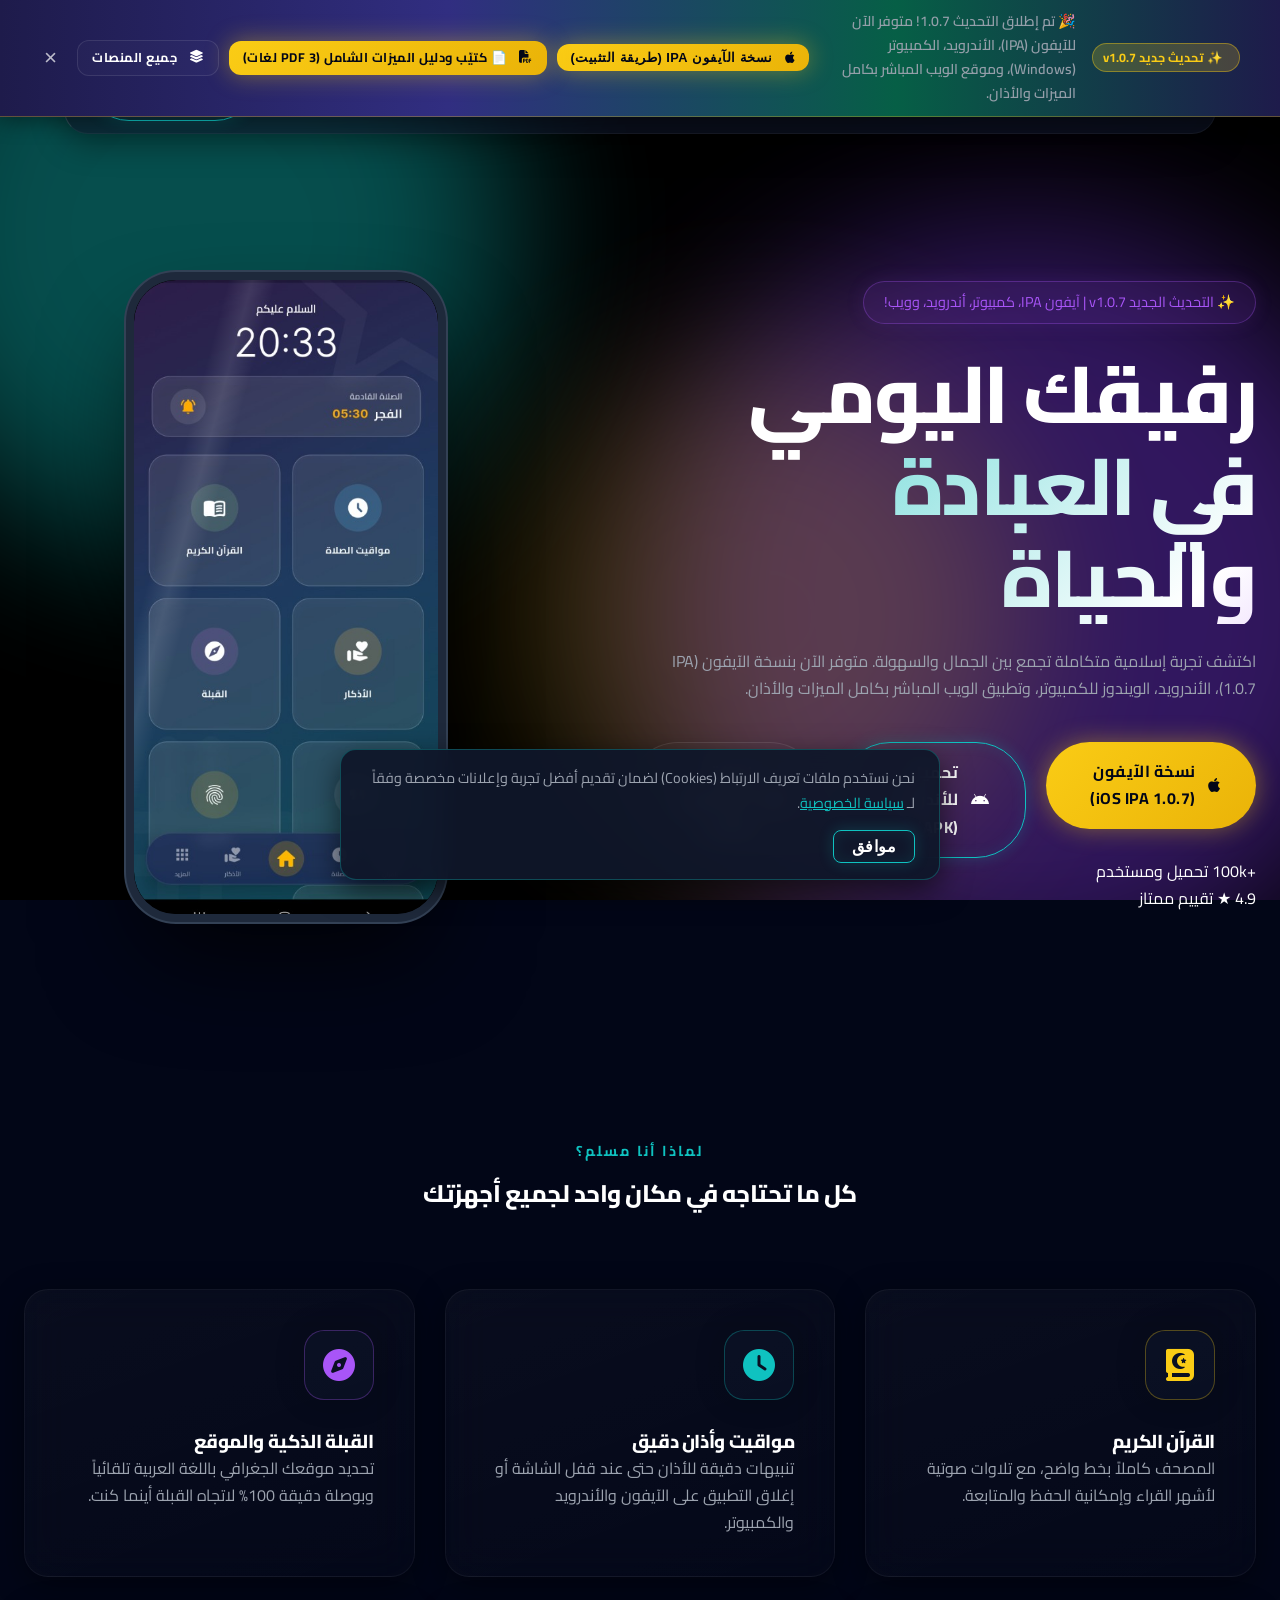
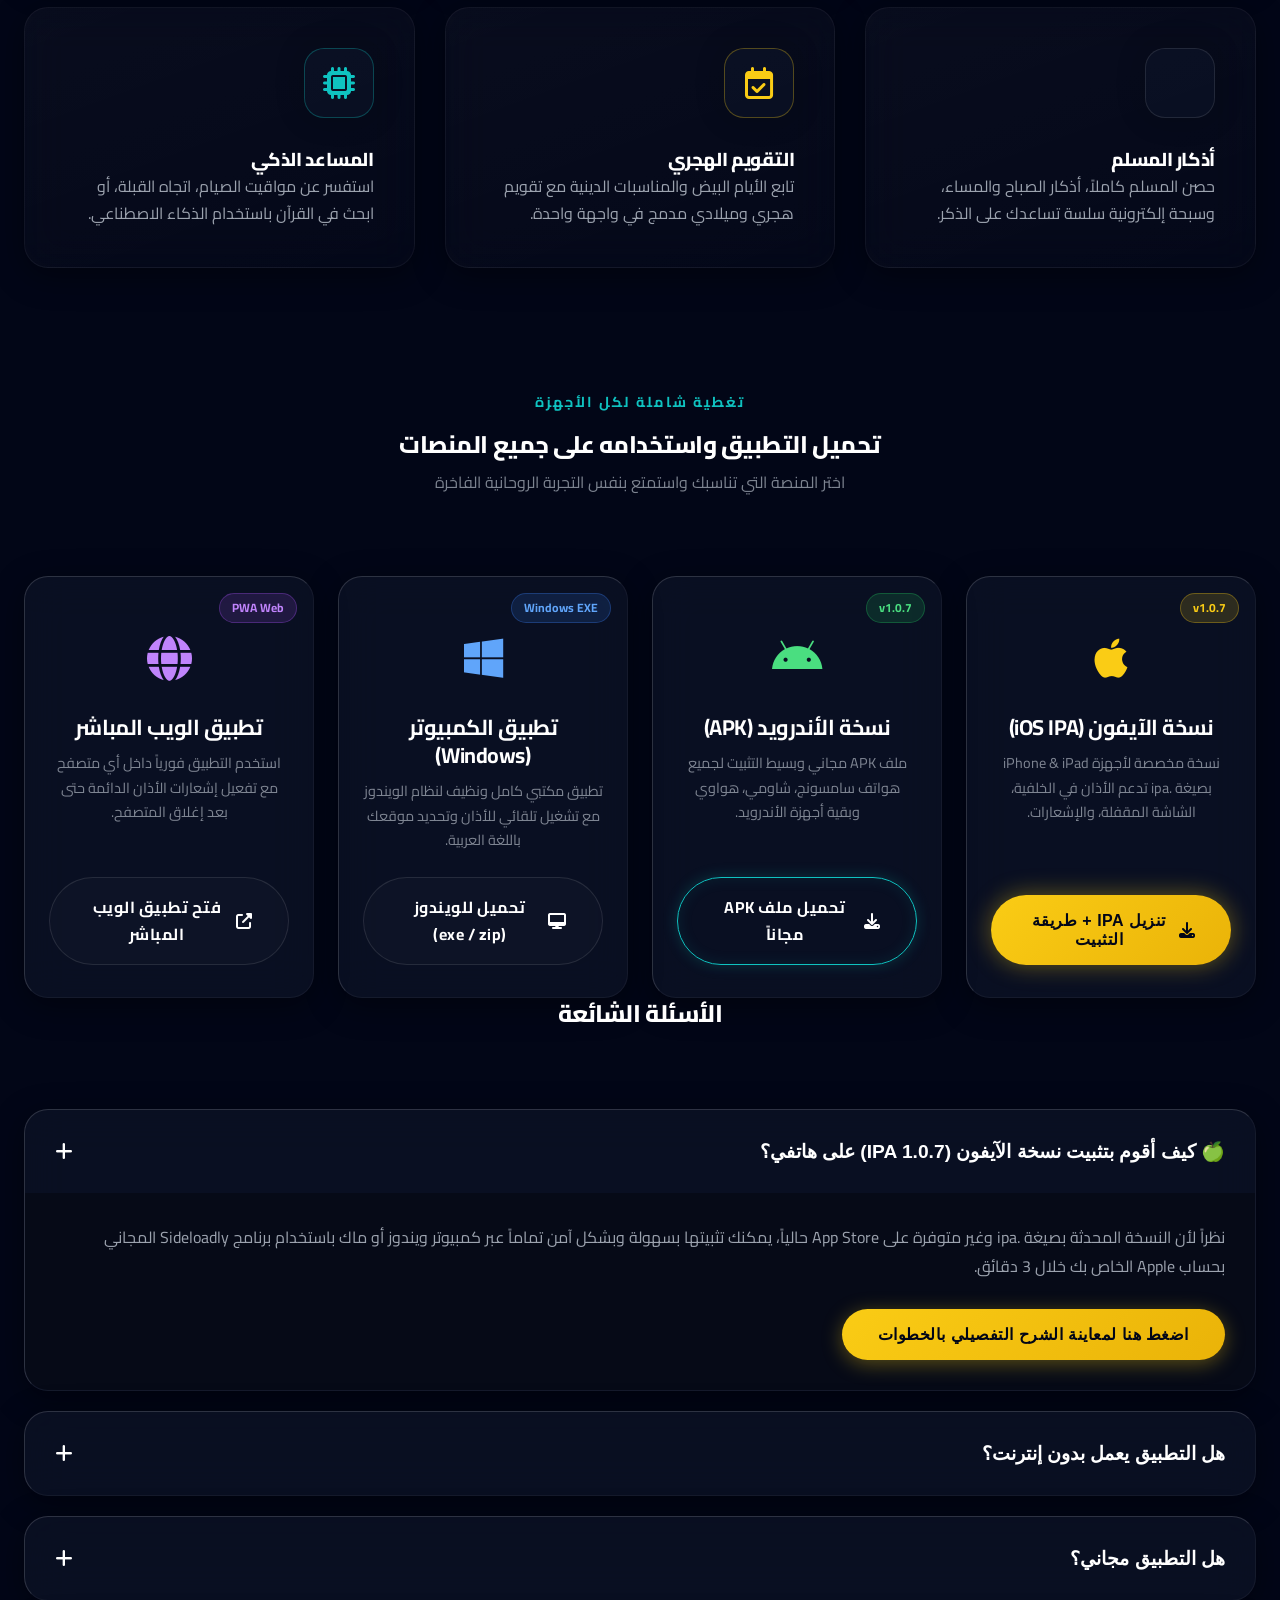
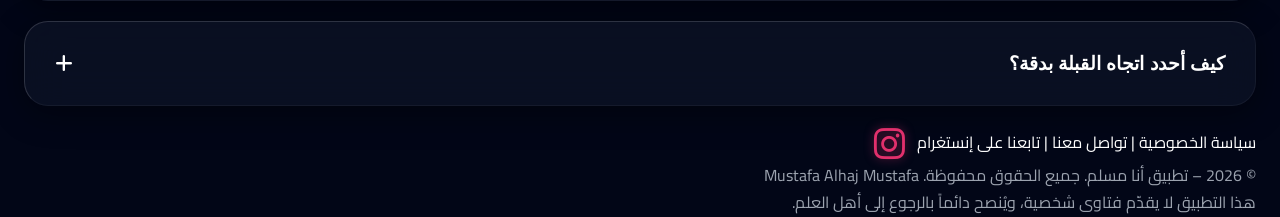
<file: index.html>
<!DOCTYPE html>
<html lang="ar" dir="rtl">

<head>
    <meta charset="UTF-8">
    <meta name="viewport" content="width=device-width, initial-scale=1.0">
    <meta http-equiv="X-UA-Compatible" content="ie=edge">
    <meta name="google-site-verification" content="lcUD7C61SsKioWIORIvfq9VLqn5dO6b5n-SoDGcxxmI" />

    <!-- Primary Meta Tags -->
    <title>أنا مسلم | تطبيق الأذان، القرآن، والأذكار الشامل - Ana Muslim App</title>
    <meta name="title" content="أنا مسلم | تطبيق الأذان، القرآن، والأذكار الشامل - Ana Muslim App">
    <meta name="description"
        content="تطبيق أنا مسلم (Ana Muslim) v1.0.7 - متوفر للآيفون (IPA)، الأندرويد (APK)، الويندوز (PC)، وموقع الويب (PWA). رفيقك الشامل: قرآن كريم، مواقيت الصلاة والأذان، أذكار الصباح والمساء، والقبلة.">
    <meta name="keywords"
        content="تطبيق أنا مسلم, Ana Muslim, iOS IPA, آيفون 1.0.7, Sideloadly, القرآن الكريم, مواقيت الصلاة, أذكار, اتجاه القبلة, الأذان, التقويم الهجري, تطبيق كمبيوتر, تطبيق ويب, Muslim App">
    <meta name="robots" content="index, follow">
    <meta name="language" content="Arabic">
    <meta name="author" content="Ana Muslim Team">
    <link rel="canonical" href="https://anamuslim.eu/">

    <!-- Open Graph / Facebook -->
    <meta property="og:type" content="website">
    <meta property="og:url" content="https://anamuslim.eu/">
    <meta property="og:title" content="أنا مسلم | التحديث الجديد 1.0.7 متوفر الآن لجميع المنصات">
    <meta property="og:description"
        content="أفضل تطبيق إسلامي شامل: قرآن كريم، أذكار، ومواقيت الصلاة. متوفر للآيفون، الأندرويد، الكمبيوتر، والويب.">
    <meta property="og:image" content="https://anamuslim.eu/assets/social_image.png">
    <meta property="og:site_name" content="Ana Muslim">
    <meta property="og:locale" content="ar_AR">

    <!-- Twitter -->
    <meta property="twitter:card" content="summary_large_image">
    <meta property="twitter:url" content="https://anamuslim.eu/">
    <meta property="twitter:title" content="أنا مسلم | التحديث الجديد 1.0.7 متوفر الآن لجميع المنصات">
    <meta property="twitter:description"
        content="أفضل تطبيق إسلامي شامل: قرآن كريم، أذكار، ومواقيت الصلاة. متوفر للآيفون، الأندرويد، الكمبيوتر، والويب.">
    <meta property="twitter:image" content="https://anamuslim.eu/assets/social_image.png">

    <!-- Favicon -->
    <link rel="icon" type="image/jpeg" href="assets/icon.jpg">
    <link rel="apple-touch-icon" href="assets/icon.jpg">

    <!-- Fonts -->
    <link rel="preconnect" href="https://fonts.googleapis.com">
    <link rel="preconnect" href="https://fonts.gstatic.com" crossorigin>
    <link
        href="https://fonts.googleapis.com/css2?family=Cairo:wght@300;400;600;700;900&family=Inter:wght@300;400;600&display=swap"
        rel="stylesheet">

    <!-- Icons -->
    <link rel="stylesheet" href="https://cdnjs.cloudflare.com/ajax/libs/font-awesome/6.4.0/css/all.min.css">

    <!-- Styles -->
    <link rel="stylesheet" href="style.css">

    <!-- Google AdSense -->
    <script async src="https://pagead2.googlesyndication.com/pagead/js/adsbygoogle.js?client=ca-pub-2293108543797900"
        crossorigin="anonymous"></script>
</head>

<body>

    <!-- Film Grain Texture -->
    <div class="grain-overlay"></div>

    <!-- Custom Cursor -->
    <div class="cursor-dot" data-cursor-dot></div>
    <div class="cursor-outline" data-cursor-outline></div>

    <!-- Preloader -->
    <div id="preloader">
        <div class="loader-content">
            <div class="loader-icon"><i class="fas fa-mosque"></i></div>
            <div class="loader-bar">
                <div class="progress"></div>
            </div>
            <p style="margin-top:10px; opacity:0.7; font-size:0.9rem;">جاري تحميل التجربة الكاملة v1.0.7...</p>
        </div>
    </div>

    <!-- Aurora Background -->
    <div class="aurora-container">
        <div class="aurora-blob blob-1"></div>
        <div class="aurora-blob blob-2"></div>
        <div class="aurora-blob blob-3"></div>
    </div>

    <!-- Interactive Canvas Background -->
    <canvas id="bg-canvas"></canvas>

    <!-- Top Announcement Banner for New Update 1.0.7 -->
    <div class="top-announcement-bar" id="announcement-bar">
        <div class="container announcement-content">
            <div class="announcement-badge"><i class="fas fa-sparkles"></i> <span data-i18n="top_announcement_badge">✨ تحديث جديد v1.0.7</span></div>
            <p class="announcement-text" data-i18n="top_announcement_text">
                🎉 تم إطلاق التحديث 1.0.7! متوفر الآن للآيفون (IPA)، الأندرويد، الكمبيوتر (Windows)، وموقع الويب المباشر بكامل الميزات والأذان.
            </p>
            <div class="announcement-buttons">
                <button class="btn btn-gold btn-xs glow-gold" onclick="openIosModal(event)">
                    <i class="fab fa-apple"></i> <span data-i18n="btn_top_ios">نسخة الآيفون IPA (طريقة التثبيت)</span>
                </button>
                <a href="AnaMuslim_Full_Features_Document.pdf" download class="btn btn-gold btn-xs glow-gold">
                    <i class="fas fa-file-pdf"></i> <span data-i18n="btn_pdf_doc">📄 كتيّب ودليل الميزات الشامل (PDF 3 لغات)</span>
                </a>
                <a href="#download" class="btn btn-outline btn-xs">
                    <i class="fas fa-layer-group"></i> <span data-i18n="btn_top_platforms">جميع المنصات</span>
                </a>
            </div>
            <button class="announcement-close" onclick="closeAnnouncementBar()">&times;</button>
        </div>
    </div>

    <!-- Header / Navbar -->
    <header class="header glass">
        <div class="container navbar">
            <div class="logo">
                <div class="logo-icon"><i class="fas fa-mosque"></i></div>
                <div class="logo-text">
                    <h1 data-i18n="app_name">أنا مسلم</h1>
                    <span data-i18n="app_subtitle">Ana Muslim v1.0.7</span>
                </div>
            </div>

            <!-- Desktop Nav -->
            <nav class="nav-links desktop-nav">
                <a href="app.html" style="color: var(--accent-gold); font-weight: 700;"><i class="fas fa-bolt"></i> تطبيق الويب المباشر</a>
                <a href="quran.html">القرآن الكريم</a>
                <a href="azkar.html">أذكار المسلم</a>
                <a href="prayer-times.html">مواقيت الصلاة</a>
                <a href="#download">التحميل والمنصات</a>
                <a href="#ios-guide" onclick="openIosModal(event)">دليل الآيفون IPA</a>
                <a href="#faq">الأسئلة</a>
            </nav>

            <div class="nav-actions">
                <a href="#download" class="btn btn-primary btn-sm glow-effect desktop-only"
                    data-i18n="nav_download">التحميل والمنصات</a>

                <!-- Mobile Menu Button -->
                <button class="mobile-menu-btn" aria-label="Toggle Menu">
                    <i class="fas fa-bars"></i>
                </button>
            </div>
        </div>

        <!-- Mobile Menu Overlay -->
        <div class="mobile-menu">
            <div class="mobile-menu-header">
                <div class="logo">
                    <div class="logo-icon"><i class="fas fa-mosque"></i></div>
                    <span class="mobile-logo-text" data-i18n="app_subtitle">أنا مسلم v1.0.7</span>
                </div>
                <button class="close-menu-btn"><i class="fas fa-times"></i></button>
            </div>
            <nav class="mobile-nav-links">
                <a href="index.html" data-i18n="nav_features">الرئيسية والمميزات</a>
                <a href="quran.html" data-i18n="nav_quran">📖 القرآن الكريم</a>
                <a href="azkar.html" data-i18n="nav_azkar">📿 أذكار المسلم والسبحة</a>
                <a href="prayer-times.html" data-i18n="nav_prayer_times">🕌 مواقيت الصلاة والأذان</a>
                <a href="#download" data-i18n="nav_download">التحميل والمنصات</a>
                <a href="#ios-guide" onclick="openIosModal(event)" data-i18n="nav_ios_guide">🍏 دليل تثبيت الآيفون IPA</a>
            </nav>
        </div>
    </header>

    <!-- Hero Section -->
    <section class="hero" id="hero">
        <div class="container hero-container">
            <div class="hero-content reveal-text">
                <span class="badge fade-in-up" data-i18n="hero_badge">✨ التحديث الجديد v1.0.7 | آيفون IPA، كمبيوتر، أندرويد، وويب!</span>
                <h1 class="hero-title fade-in-up delay-100" data-i18n="hero_title">رفيقك اليومي <br> <span
                        class="gradient-text">في العبادة
                        والحياة</span></h1>
                <p class="hero-desc fade-in-up delay-200" data-i18n="hero_desc">اكتشف تجربة إسلامية متكاملة تجمع بين الجمال والسهولة. متوفر الآن بنسخة الآيفون (IPA 1.0.7)، الأندرويد، الويندوز للكمبيوتر، وتطبيق الويب المباشر بكامل الميزات والأذان.</p>
                
                <!-- Hero Action Buttons Multi-Platform -->
                <div class="hero-buttons fade-in-up delay-300">
                    <a href="https://github.com/mustafaalhaj/-/actions/runs/30224127548" target="_blank"
                        class="btn btn-gold btn-lg glow-gold" onclick="openIosModal(event)">
                        <i class="fab fa-apple"></i> <span data-i18n="btn_hero_ios">نسخة الآيفون (iOS IPA 1.0.7)</span>
                    </a>
                    <a href="https://com-alhajmustafaana-anamuslim.ar.uptodown.com/android" target="_blank"
                        class="btn btn-primary btn-lg glow-effect">
                        <i class="fab fa-android"></i> <span data-i18n="btn_download_apk">تحميل للأندرويد (APK)</span>
                    </a>
                    <a href="#download" class="btn btn-outline btn-lg">
                        <i class="fas fa-desktop"></i> <span data-i18n="btn_hero_desktop">نسخة الكمبيوتر والويب</span>
                    </a>
                </div>

                <div class="stats fade-in-up delay-400">
                    <div class="stat-item">
                        <span class="stat-num" data-i18n="stat_downloads_num">+100k</span>
                        <span class="stat-label" data-i18n="stat_downloads_label">تحميل ومستخدم</span>
                    </div>
                    <div class="divider"></div>
                    <div class="stat-item">
                        <span class="stat-num" data-i18n="stat_rating_num">4.9 ★</span>
                        <span class="stat-label" data-i18n="stat_rating_label">تقييم ممتاز</span>
                    </div>
                </div>
            </div>
            <div class="hero-image reveal-image">
                <div class="phone-mockup glass floating-anim">
                    <div class="screen-content">
                        <img src="assets/home.jpg"
                            alt="واجهة تطبيق أنا مسلم الرئيسية تعرض مواقيت الصلاة والوقت المتبقي للصلاة القادمة"
                            width="320" height="650" style="width:100%; height:100%; object-fit:cover;"
                            fetchpriority="high">
                        <div class="phone-glow"></div>
                    </div>
                </div>
            </div>
        </div>
    </section>

    <!-- Features Section -->
    <section class="features" id="features">
        <div class="container">
            <div class="section-header reveal">
                <span class="section-subtitle" data-i18n="features_subtitle">لماذا أنا مسلم؟</span>
                <h2 data-i18n="features_title">كل ما تحتاجه في مكان واحد لجميع أجهزتك</h2>
                <div class="line-shape"></div>
            </div>

            <div class="features-grid">
                <!-- Feature 1 -->
                <div class="feature-card glass reveal delay-100" data-tilt>
                    <div class="card-glow"></div>
                    <div class="icon-box gradient-1"><i class="fas fa-book-quran"></i></div>
                    <h3 data-i18n="feat_quran_title">القرآن الكريم</h3>
                    <p data-i18n="feat_quran_desc">المصحف كاملاً بخط واضح، مع تلاوات صوتية لأشهر القراء وإمكانية الحفظ والمتابعة.</p>
                </div>

                <!-- Feature 2 -->
                <div class="feature-card glass reveal delay-200" data-tilt>
                    <div class="card-glow"></div>
                    <div class="icon-box gradient-2"><i class="fas fa-clock"></i></div>
                    <h3 data-i18n="feat_prayer_title">مواقيت وأذان دقيق</h3>
                    <p data-i18n="feat_prayer_desc">تنبيهات دقيقة للأذان حتى عند قفل الشاشة أو إغلاق التطبيق على الآيفون والأندرويد والكمبيوتر.</p>
                </div>

                <!-- Feature 3 -->
                <div class="feature-card glass reveal delay-300" data-tilt>
                    <div class="card-glow"></div>
                    <div class="icon-box gradient-3"><i class="fas fa-compass"></i></div>
                    <h3 data-i18n="feat_qibla_title">القبلة الذكية والموقع</h3>
                    <p data-i18n="feat_qibla_desc">تحديد موقعك الجغرافي باللغة العربية تلقائياً وبوصلة دقيقة 100% لاتجاه القبلة أينما كنت.</p>
                </div>

                <!-- Feature 4 -->
                <div class="feature-card glass reveal delay-100" data-tilt>
                    <div class="card-glow"></div>
                    <div class="icon-box gradient-4"><i class="fas fa-tasbih"></i></div>
                    <h3 data-i18n="feat_azkar_title">أذكار المسلم</h3>
                    <p data-i18n="feat_azkar_desc">حصن المسلم كاملاً، أذكار الصباح والمساء، وسبحة إلكترونية سلسة تساعدك على الذكر.</p>
                </div>

                <!-- Feature 5 -->
                <div class="feature-card glass reveal delay-200" data-tilt>
                    <div class="card-glow"></div>
                    <div class="icon-box gradient-1"><i class="far fa-calendar-check"></i></div>
                    <h3 data-i18n="feat_calendar_title">التقويم الهجري</h3>
                    <p data-i18n="feat_calendar_desc">تابع الأيام البيض والمناسبات الدينية مع تقويم هجري وميلادي مدمج في واجهة واحدة.</p>
                </div>

                <!-- Feature 6 -->
                <div class="feature-card glass reveal delay-300" data-tilt>
                    <div class="card-glow"></div>
                    <div class="icon-box gradient-2"><i class="fas fa-microchip"></i></div>
                    <h3 data-i18n="feat_ai_title">المساعد الذكي</h3>
                    <p data-i18n="feat_ai_desc">استفسر عن مواقيت الصيام، اتجاه القبلة، أو ابحث في القرآن باستخدام الذكاء الاصطناعي.</p>
                </div>
            </div>
        </div>
    </section>

    <!-- Multi-Platform Section -->
    <section class="download" id="download">
        <div class="container">
            <div class="section-header reveal">
                <span class="section-subtitle" data-i18n="platform_sec_subtitle">تغطية شاملة لكل الأجهزة</span>
                <h2 data-i18n="platform_sec_title">تحميل التطبيق واستخدامه على جميع المنصات</h2>
                <p style="opacity:0.8; margin-top:8px;" data-i18n="platform_sec_desc">اختر المنصة التي تناسبك واستمتع بنفس التجربة الروحانية الفاخرة</p>
                <div class="line-shape"></div>
            </div>

            <div class="platform-grid">
                <!-- iOS Card -->
                <div class="platform-card glass reveal delay-100">
                    <div class="card-badge gold-badge">v1.0.7</div>
                    <div class="platform-icon ios-icon"><i class="fab fa-apple"></i></div>
                    <h3 data-i18n="card_ios_title">نسخة الآيفون (iOS IPA)</h3>
                    <p data-i18n="card_ios_desc">نسخة مخصصة لأجهزة iPhone & iPad بصيغة .ipa تدعم الأذان في الخلفية، الشاشة المقفلة، والإشعارات.</p>
                    <div class="card-actions">
                        <button class="btn btn-gold btn-full glow-gold" onclick="openIosModal(event)">
                            <i class="fas fa-download"></i> <span data-i18n="btn_ios_card">تنزيل IPA + طريقة التثبيت</span>
                        </button>
                    </div>
                </div>

                <!-- Android Card -->
                <div class="platform-card glass reveal delay-200">
                    <div class="card-badge green-badge">v1.0.7</div>
                    <div class="platform-icon android-icon"><i class="fab fa-android"></i></div>
                    <h3 data-i18n="card_android_title">نسخة الأندرويد (APK)</h3>
                    <p data-i18n="card_android_desc">ملف APK مجاني وبسيط التثبيت لجميع هواتف سامسونج، شاومي، هواوي وبقية أجهزة الأندرويد.</p>
                    <div class="card-actions">
                        <a href="https://com-alhajmustafaana-anamuslim.ar.uptodown.com/android" target="_blank" class="btn btn-primary btn-full glow-effect">
                            <i class="fas fa-download"></i> <span data-i18n="btn_android_card">تحميل ملف APK مجاناً</span>
                        </a>
                    </div>
                </div>

                <!-- Windows Desktop Card -->
                <div class="platform-card glass reveal delay-300">
                    <div class="card-badge blue-badge">Windows EXE</div>
                    <div class="platform-icon windows-icon"><i class="fab fa-windows"></i></div>
                    <h3 data-i18n="card_win_title">تطبيق الكمبيوتر (Windows)</h3>
                    <p data-i18n="card_win_desc">تطبيق مكتبي كامل ونظيف لنظام الويندوز مع تشغيل تلقائي للأذان وتحديد موقعك باللغة العربية.</p>
                    <div class="card-actions">
                        <a href="https://github.com/mustafaalhaj/ana-muslim-exe" target="_blank" class="btn btn-outline btn-full">
                            <i class="fas fa-desktop"></i> <span data-i18n="btn_win_card">تحميل للويندوز (exe / zip)</span>
                        </a>
                    </div>
                </div>

                <!-- Web App Card -->
                <div class="platform-card glass reveal delay-400">
                    <div class="card-badge purple-badge">PWA Web</div>
                    <div class="platform-icon web-icon"><i class="fas fa-globe"></i></div>
                    <h3 data-i18n="card_web_title">تطبيق الويب المباشر</h3>
                    <p data-i18n="card_web_desc">استخدم التطبيق فورياً داخل أي متصفح مع تفعيل إشعارات الأذان الدائمة حتى بعد إغلاق المتصفح.</p>
                    <div class="card-actions">
                        <a href="https://ana-muslim-web.netlify.app/" target="_blank" class="btn btn-outline btn-full">
                            <i class="fas fa-external-link-alt"></i> <span data-i18n="btn_web_card">فتح تطبيق الويب المباشر</span>
                        </a>
                    </div>
                </div>
            </div>
        </div>
    </section>

    <!-- FAQ Section -->
    <section class="faq" id="faq">
        <div class="container">
            <div class="section-header reveal">
                <h2 data-i18n="faq_title">الأسئلة الشائعة</h2>
            </div>
            <div class="accordion">
                <!-- FAQ Item iOS IPA Guide -->
                <div class="accordion-item glass reveal delay-100">
                    <button class="accordion-header active">
                        <span data-i18n="faq_ios_q">🍏 كيف أقوم بتثبيت نسخة الآيفون (IPA 1.0.7) على هاتفي؟</span>
                        <span class="icon-wrapper"><i class="fas fa-plus"></i></span>
                    </button>
                    <div class="accordion-content" style="max-height: 500px; opacity: 1;">
                        <div class="content-inner">
                            <span data-i18n="faq_ios_a">نظراً لأن النسخة المحدثة بصيغة .ipa وغير متوفرة على App Store حالياً، يمكنك تثبيتها بسهولة وبشكل آمن تماماً عبر كمبيوتر ويندوز أو ماك باستخدام برنامج Sideloadly المجاني بحساب Apple الخاص بك خلال 3 دقائق.</span> 
                            <br><br>
                            <button class="btn btn-gold btn-sm" onclick="openIosModal(event)" data-i18n="btn_faq_ios_guide">اضغط هنا لمعاينة الشرح التفصيلي بالخطوات</button>
                        </div>
                    </div>
                </div>

                <!-- FAQ Item 1 -->
                <div class="accordion-item glass reveal delay-200">
                    <button class="accordion-header">
                        <span data-i18n="faq_q1">هل التطبيق يعمل بدون إنترنت؟</span>
                        <span class="icon-wrapper"><i class="fas fa-plus"></i></span>
                    </button>
                    <div class="accordion-content">
                        <div class="content-inner" data-i18n="faq_a1">
                            نعم، معظم الميزات الأساسية مثل قراءة القرآن، الأذكار، والمسبحة تعمل بكفاءة تامة دون الحاجة لاتصال بالإنترنت.
                        </div>
                    </div>
                </div>
                <!-- FAQ Item 2 -->
                <div class="accordion-item glass reveal delay-300">
                    <button class="accordion-header">
                        <span data-i18n="faq_q2">هل التطبيق مجاني؟</span>
                        <span class="icon-wrapper"><i class="fas fa-plus"></i></span>
                    </button>
                    <div class="accordion-content">
                        <div class="content-inner" data-i18n="faq_a2">
                            التطبيق مجاني 100% لوجه الله تعالى، ولا يحتوي على أي إعلانات مزعجة تعكر صفو العبادة.
                        </div>
                    </div>
                </div>
                <!-- FAQ Item 3 -->
                <div class="accordion-item glass reveal delay-400">
                    <button class="accordion-header">
                        <span data-i18n="faq_q3">كيف أحدد اتجاه القبلة بدقة؟</span>
                        <span class="icon-wrapper"><i class="fas fa-plus"></i></span>
                    </button>
                    <div class="accordion-content">
                        <div class="content-inner" data-i18n="faq_a3">
                            تأكد من تفعيل خدمة الموقع (GPS) في هاتفك، ثم قم بمعايرة البوصلة بتحريك الهاتف على شكل رقم 8 للحصول على أدق نتيجة.
                        </div>
                    </div>
                </div>
            </div>
        </div>
    </section>

    <!-- Footer -->
    <footer>
        <div class="container footer-content">
            <div class="footer-links">
                <a href="privacy.html" data-i18n="footer_privacy">سياسة الخصوصية</a>
                <span class="separator">|</span>
                <a href="mailto:mustafa963alhaj@gmail.com" data-i18n="footer_contact">تواصل معنا</a>
                <span class="separator">|</span>
                <a href="https://www.instagram.com/mustafa.alhaj.mustafa/?igsh=bmE4dzZwbzE3ZXln" target="_blank"
                    rel="noopener noreferrer">
                    <span data-i18n="footer_instagram">تابعنا على إنستغرام</span> <i class="fab fa-instagram"></i>
                </a>
            </div>
            <p class="copyright" data-i18n="footer_copyright">© 2026 – تطبيق أنا مسلم. جميع الحقوق محفوظة. Mustafa Alhaj Mustafa</p>
            <p class="disclaimer" data-i18n="footer_disclaimer">هذا التطبيق لا يقدّم فتاوى شخصية، ويُنصح دائماً بالرجوع إلى أهل العلم.</p>
        </div>
    </footer>

    <!-- iOS IPA Installation Guide Modal -->
    <div id="ios-modal" class="modal-overlay">
        <div class="modal-card glass">
            <button class="modal-close" onclick="closeIosModal()">&times;</button>
            <div class="modal-header">
                <div class="modal-icon"><i class="fab fa-apple"></i></div>
                <div>
                    <h2 data-i18n="modal_title">دليل تثبيت تطبيق "أنا مسلم" على الآيفون (iOS IPA v1.0.7)</h2>
                    <p class="modal-subtitle" data-i18n="modal_subtitle">خطوات بسيطة وسريعة لتثبيت ملف الـ IPA على هاتف الآيفون أو الآيباد</p>
                </div>
            </div>

            <div class="modal-body">
                <div class="alert-box gold-alert">
                    <i class="fas fa-info-circle"></i>
                    <span data-i18n="modal_alert">نظراً لأن النسخة المحدثة v1.0.7 غير متوفرة على App Store حالياً، يمكنك تثبيتها بأمان على هاتفك خلال 3 دقائق باستخدام برنامج Sideloadly وجهاز الكمبيوتر.</span>
                </div>

                <!-- Steps Container -->
                <div class="steps-list">
                    <!-- Step 1 -->
                    <div class="step-card">
                        <div class="step-num">1</div>
                        <div class="step-details">
                            <h3 data-i18n="step1_title">تنزيل ملف التطبيق (Runner.ipa)</h3>
                            <p data-i18n="step1_desc">قم بتنزيل ملف الـ IPA الخاص بتطبيق "أنا مسلم" الإصدار 1.0.7 وحفظه على جهاز الكمبيوتر الخاص بك.</p>
                            <a href="https://github.com/mustafaalhaj/-/actions/runs/30224127548" target="_blank" class="btn btn-gold btn-sm margin-top-sm">
                                <i class="fas fa-download"></i> <span data-i18n="btn_step1_dl">تنزيل ملف Runner.ipa v1.0.7</span>
                            </a>
                        </div>
                    </div>

                    <!-- Step 2 -->
                    <div class="step-card">
                        <div class="step-num">2</div>
                        <div class="step-details">
                            <h3 data-i18n="step2_title">تنزيل وتجهيز برامج Apple على الكمبيوتر (iTunes & iCloud)</h3>
                            <p data-i18n="step2_desc">تأكد من تنزيل برنامج iTunes وبرنامج iCloud وتثبيتهما على نظام Windows من موقع Apple الرسمي أو متجر Microsoft، ثم سجل دخولك بـ Apple ID الخاص بك.</p>
                            <div class="link-buttons">
                                <a href="https://www.apple.com/itunes/" target="_blank" class="btn btn-outline btn-xs"><i class="fab fa-apple"></i> iTunes</a>
                                <a href="https://support.apple.com/en-us/102604" target="_blank" class="btn btn-outline btn-xs"><i class="fas fa-cloud"></i> iCloud</a>
                            </div>
                        </div>
                    </div>

                    <!-- Step 3 -->
                    <div class="step-card">
                        <div class="step-num">3</div>
                        <div class="step-details">
                            <h3 data-i18n="step3_title">تنزيل برنامج Sideloadly على الكمبيوتر</h3>
                            <p data-i18n="step3_desc">قم بتنزيل برنامج التثبيت Sideloadly الآمن والمجاني من موقعه الرسمي وتثبيته على جهاز الكمبيوتر (ويندوز أو ماك).</p>
                            <a href="https://sideloadly.io" target="_blank" class="btn btn-primary btn-sm margin-top-sm">
                                <i class="fas fa-external-link-alt"></i> <span>sideloadly.io</span>
                            </a>
                        </div>
                    </div>

                    <!-- Step 4 -->
                    <div class="step-card">
                        <div class="step-num">4</div>
                        <div class="step-details">
                            <h3 data-i18n="step4_title">توصيل الآيفون وتثبيت الملف</h3>
                            <p data-i18n="step4_desc">1. وصل الآيفون بالكمبيوتر بكابل USB واضغط وثوق.<br>
                               2. افتح Sideloadly واكتب بريد Apple ID.<br>
                               3. اسحب واسقط ملف Runner.ipa داخل النافذة.<br>
                               4. اضغط Start وانتظر كلمة DONE للتأكيد!
                            </p>
                        </div>
                    </div>

                    <!-- Step 5 -->
                    <div class="step-card">
                        <div class="step-num">5</div>
                        <div class="step-details">
                            <h3 data-i18n="step5_title">توثيق الشهادة على الآيفون (الخطوة الأخيرة)</h3>
                            <p data-i18n="step5_desc">افتح الآيفون واذهب إلى:<br>
                               الإعدادات (Settings) 👈 عام (General) 👈 إدارة الجهاز والـ VPN<br>
                               اضغط على إيميلك واضغط (الوثوق). مبارك! افتح التطبيق واستمتع بالأذان والقرآن!
                            </p>
                        </div>
                    </div>
                </div>
            </div>

            <div class="modal-footer">
                <button class="btn btn-outline btn-sm" onclick="closeIosModal()" data-i18n="btn_close_modal">إغلاق النافذة</button>
            </div>
        </div>
    </div>

    <!-- Scripts -->
    <script src="script.js" defer></script>
    <script src="pages.js" defer></script>
</body>

</html>
</file>
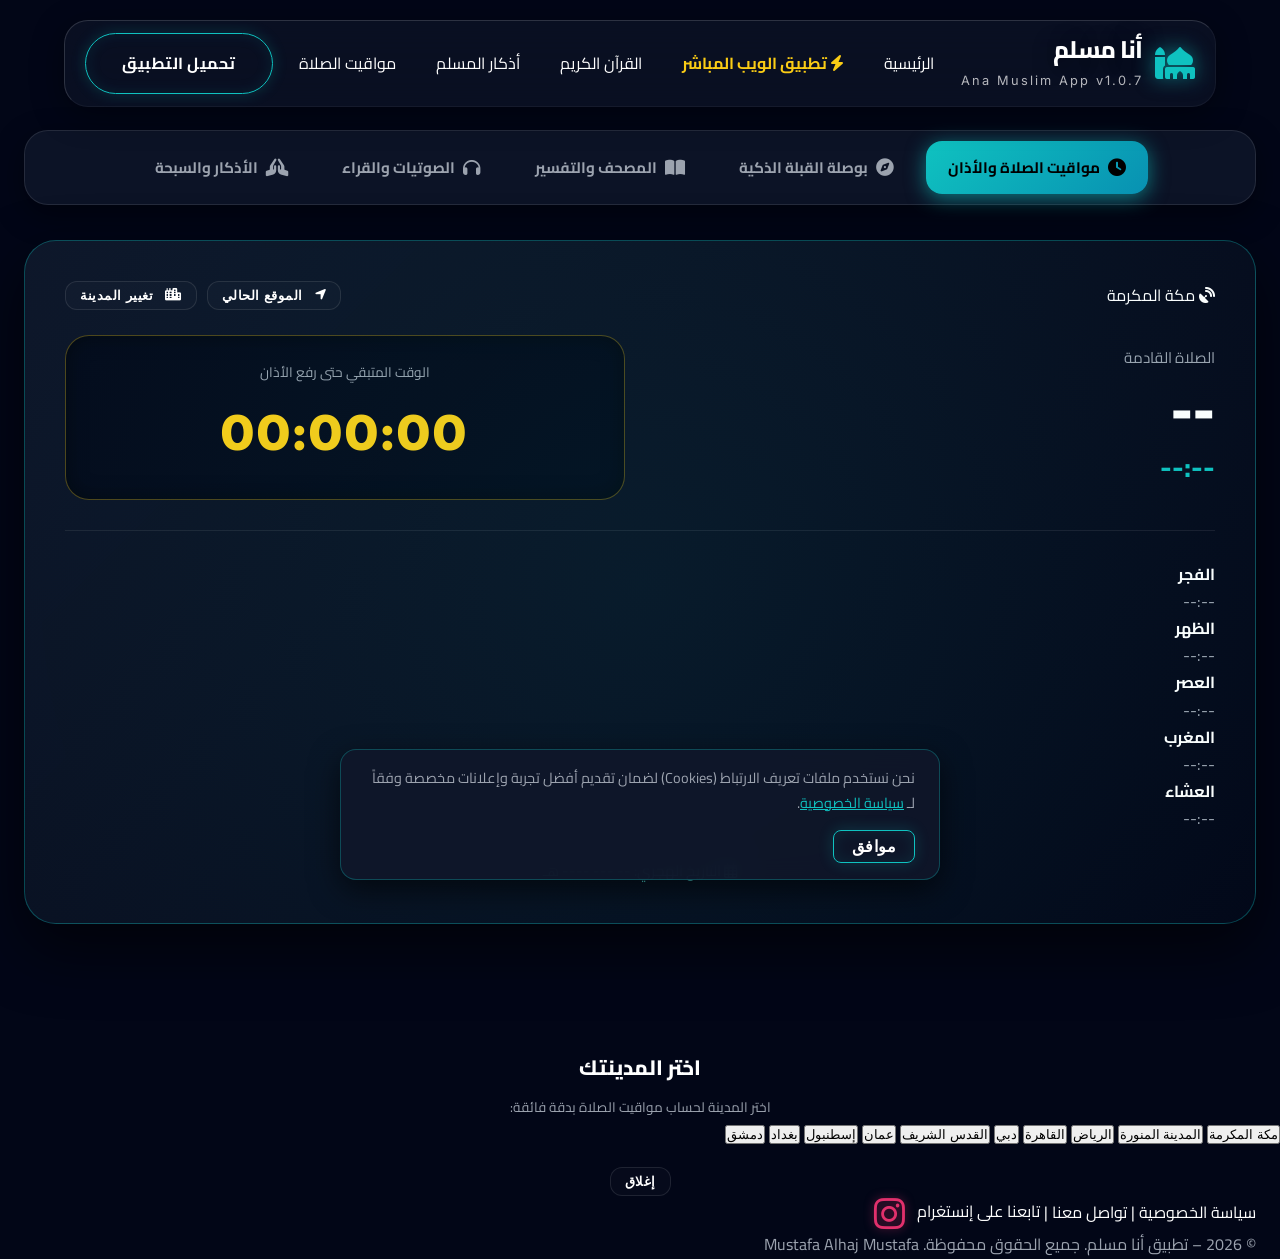
<file: app.html>
<!DOCTYPE html>
<html lang="ar" dir="rtl">

<head>
    <meta charset="UTF-8">
    <meta name="viewport" content="width=device-width, initial-scale=1.0">
    <meta http-equiv="X-UA-Compatible" content="ie=edge">

    <!-- Primary Meta Tags -->
    <title>تطبيق أنا مسلم المباشر v1.0.7 | المصحف، المواقيت، القبلة، والأذكار - Ana Muslim Live Web App</title>
    <meta name="title" content="تطبيق أنا مسلم المباشر v1.0.7 | المصحف، المواقيت، القبلة، والأذكار - Ana Muslim Live Web App">
    <meta name="description"
        content="التجربة الإسلامية الفاخرة الشاملة: مواقيت الصلاة الدقيقة بالـ GPS، بوصلة القبلة الذكية، المصحف الإلكتروني التفاعلي والتفسير، مشغل صوتيات القرآن، أذكار حصن المسلم والسبحة الإلكترونية.">
    <meta name="keywords"
        content="تطبيق أنا مسلم, مواقيت الصلاة الآن, أذان الفجر, وقت الصلاة اليوم, اتجاه القبلة مباشر, بوصلة القبلة الذكية, المصحف الإلكتروني, القرآن الكريم صوت كامل, تلاوة القران, أذكار الصباح والمساء, أذكار النوم, حصن المسلم كامل, السبحة الإلكترونية الذكية, عداد التسبيح, تفسير القرآن الميسر, مواقيت الصلاة في مكة, مواقيت الصلاة في الرياض, مواقيت الصلاة في القاهرة, تطبيق اسلامي شامل, Ana Muslim Web App, Islamic Prayer Times">
    <meta name="robots" content="index, follow">
    <meta name="language" content="Arabic">
    <link rel="canonical" href="https://anamuslim.eu/app.html">

    <!-- Open Graph / Facebook -->
    <meta property="og:type" content="website">
    <meta property="og:url" content="https://anamuslim.eu/app.html">
    <meta property="og:title" content="تطبيق أنا مسلم المباشر - التجربة الإسلامية الفاخرة v1.0.7">
    <meta property="og:description"
        content="مواقيت الصلاة، القبلة بالبوصلة، المصحف والتفسير، أذكار اليوم والتسبيح التفاعلي في مكان واحد.">
    <meta property="og:image" content="https://anamuslim.eu/assets/social_image.png">

    <!-- JSON-LD Schema for Google Search Rich Snippets -->
    <script type="application/ld+json">
    {
      "@context": "https://schema.org",
      "@type": "WebApplication",
      "name": "تطبيق أنا مسلم المباشر - Ana Muslim Web App",
      "url": "https://anamuslim.eu/app.html",
      "applicationCategory": "LifestyleApplication",
      "operatingSystem": "All",
      "description": "تطبيق إسلامي مباشر يضم مواقيت الصلاة، بوصلة القبلة، المصحف والتفسير، أذكار حصن المسلم والسبحة الذكية.",
      "browserRequirements": "Requires JavaScript. Requires HTML5.",
      "offers": {
        "@type": "Offer",
        "price": "0",
        "priceCurrency": "USD"
      }
    }
    </script>

    <!-- Favicon -->
    <link rel="icon" type="image/jpeg" href="assets/icon.jpg">
    <link rel="apple-touch-icon" href="assets/icon.jpg">

    <!-- Fonts & CDNs -->
    <link rel="preconnect" href="https://fonts.googleapis.com">
    <link rel="preconnect" href="https://fonts.gstatic.com" crossorigin>
    <link
        href="https://fonts.googleapis.com/css2?family=Amiri:ital,wght@0,400;0,700;1,400&family=Cairo:wght@300;400;600;700;900&family=Inter:wght@300;400;600;800;900&display=swap"
        rel="stylesheet">
    <link rel="stylesheet" href="https://cdnjs.cloudflare.com/ajax/libs/font-awesome/6.4.0/css/all.min.css">
    <link rel="stylesheet" href="style.css">

    <!-- Google AdSense -->
    <script async src="https://pagead2.googlesyndication.com/pagead/js/adsbygoogle.js?client=ca-pub-2293108543797900"
        crossorigin="anonymous"></script>

    <style>
        :root {
            --emerald-glow: rgba(16, 185, 129, 0.4);
            --gold-glow: rgba(250, 204, 21, 0.4);
            --purple-glow: rgba(168, 85, 247, 0.4);
        }

        .web-app-wrapper {
            padding-top: 130px;
            padding-bottom: 90px;
            min-height: 100vh;
        }

        /* App Tabs Navigation Bar */
        .app-tab-nav {
            display: flex;
            align-items: center;
            justify-content: center;
            gap: 10px;
            flex-wrap: wrap;
            margin-bottom: 35px;
            background: rgba(15, 23, 42, 0.85);
            padding: 10px;
            border-radius: 24px;
            border: 1px solid rgba(255, 255, 255, 0.1);
            backdrop-filter: blur(15px);
            box-shadow: 0 10px 30px rgba(0, 0, 0, 0.4);
        }

        .app-tab-btn {
            background: transparent;
            border: none;
            color: var(--text-muted);
            padding: 12px 22px;
            border-radius: 16px;
            font-family: var(--font-heading);
            font-size: 0.95rem;
            font-weight: 700;
            cursor: pointer;
            display: flex;
            align-items: center;
            gap: 8px;
            transition: all 0.3s cubic-bezier(0.4, 0, 0.2, 1);
        }

        .app-tab-btn i {
            font-size: 1.1rem;
        }

        .app-tab-btn:hover {
            color: var(--text-white);
            background: rgba(255, 255, 255, 0.05);
        }

        .app-tab-btn.active {
            background: linear-gradient(135deg, var(--primary-color), #0891b2);
            color: #000;
            box-shadow: 0 4px 20px var(--primary-glow);
        }

        /* Tab Content Panel Animations */
        .tab-panel {
            display: none;
            animation: fadeInTab 0.4s ease-out forwards;
        }

        .tab-panel.active {
            display: block;
        }

        @keyframes fadeInTab {
            from {
                opacity: 0;
                transform: translateY(12px);
            }
            to {
                opacity: 1;
                transform: translateY(0);
            }
        }

        /* Hero Prayer Card */
        .hero-prayer-banner {
            background: linear-gradient(135deg, rgba(15, 23, 42, 0.9), rgba(2, 6, 23, 0.95));
            border: 1px solid rgba(15, 194, 192, 0.35);
            border-radius: 32px;
            padding: 40px;
            position: relative;
            overflow: hidden;
            box-shadow: 0 25px 60px rgba(0, 0, 0, 0.6);
            margin-bottom: 40px;
        }

        .hero-prayer-banner::before {
            content: '';
            position: absolute;
            top: -50%;
            left: -50%;
            width: 200%;
            height: 200%;
            background: radial-gradient(circle, rgba(15, 194, 192, 0.08) 0%, transparent 60%);
            pointer-events: none;
        }

        .prayer-display-main {
            display: grid;
            grid-template-columns: 1fr 1fr;
            gap: 30px;
            align-items: center;
            margin-bottom: 30px;
            padding-bottom: 30px;
            border-bottom: 1px solid rgba(255, 255, 255, 0.08);
        }

        @media (max-width: 768px) {
            .prayer-display-main {
                grid-template-columns: 1fr;
                text-align: center;
            }
        }

        .next-title-huge {
            font-size: 3.5rem;
            font-weight: 900;
            color: var(--text-white);
            line-height: 1;
            margin-top: 10px;
        }

        .countdown-box-hero {
            background: rgba(2, 6, 23, 0.7);
            border: 1px solid rgba(250, 204, 21, 0.3);
            border-radius: 24px;
            padding: 25px;
            text-align: center;
            box-shadow: inset 0 0 20px rgba(0, 0, 0, 0.5);
        }

        .countdown-digits {
            font-size: 3rem;
            font-weight: 900;
            font-family: 'Inter', sans-serif;
            color: var(--accent-gold);
            letter-spacing: 3px;
            direction: ltr;
        }

        /* 3D Qibla Compass Styling */
        .qibla-wrapper-card {
            background: rgba(15, 23, 42, 0.85);
            border: 1px solid rgba(250, 204, 21, 0.3);
            border-radius: 32px;
            padding: 40px;
            text-align: center;
            box-shadow: 0 20px 50px rgba(0, 0, 0, 0.5);
            margin-bottom: 40px;
        }

        .compass-outer-ring {
            width: 260px;
            height: 260px;
            border-radius: 50%;
            border: 4px border-dashed rgba(15, 194, 192, 0.4);
            background: radial-gradient(circle, rgba(15, 23, 42, 0.9) 0%, rgba(2, 6, 23, 1) 100%);
            margin: 30px auto;
            position: relative;
            display: flex;
            align-items: center;
            justify-content: center;
            box-shadow: 0 0 40px rgba(15, 194, 192, 0.2), inset 0 0 30px rgba(0, 0, 0, 0.8);
            transition: transform 0.5s ease-out;
        }

        .compass-pointer-needle {
            width: 8px;
            height: 120px;
            background: linear-gradient(to top, transparent 50%, #EF4444 50%);
            position: absolute;
            border-radius: 4px;
            transform-origin: center center;
            transition: transform 0.3s ease-out;
        }

        .kaaba-center-icon {
            width: 50px;
            height: 50px;
            background: #000;
            border: 2px solid var(--accent-gold);
            border-radius: 12px;
            display: flex;
            align-items: center;
            justify-content: center;
            color: var(--accent-gold);
            font-size: 1.5rem;
            box-shadow: 0 0 20px var(--gold-glow);
            z-index: 5;
        }

        /* Quran Reader Section */
        .quran-reader-card {
            background: rgba(15, 23, 42, 0.85);
            border: 1px solid rgba(168, 85, 247, 0.3);
            border-radius: 32px;
            padding: 40px 30px;
            margin-bottom: 40px;
        }

        .surah-verses-container {
            background: rgba(2, 6, 23, 0.7);
            border-radius: 24px;
            padding: 35px 25px;
            border: 1px solid rgba(255, 255, 255, 0.08);
            max-height: 600px;
            overflow-y: auto;
            margin-top: 25px;
        }

        .verse-item {
            font-family: 'Amiri', serif;
            font-size: 1.8rem;
            line-height: 2.5;
            color: var(--text-white);
            margin-bottom: 25px;
            padding-bottom: 20px;
            border-bottom: 1px dashed rgba(255, 255, 255, 0.08);
            transition: all 0.3s ease;
        }

        .verse-item:hover {
            color: var(--primary-light);
        }

        .verse-num-badge {
            display: inline-flex;
            width: 38px;
            height: 38px;
            border-radius: 50%;
            background: rgba(15, 194, 192, 0.15);
            border: 1px solid var(--primary-color);
            color: var(--primary-color);
            align-items: center;
            justify-content: center;
            font-size: 0.95rem;
            font-family: 'Cairo', sans-serif;
            font-weight: 700;
            margin-right: 10px;
        }

        /* Categorized Azkar Grid */
        .azkar-categories-grid {
            display: grid;
            grid-template-columns: repeat(auto-fit, minmax(240px, 1fr));
            gap: 20px;
            margin-bottom: 30px;
        }

        .azkar-cat-box {
            background: rgba(15, 23, 42, 0.7);
            border: 1px solid rgba(255, 255, 255, 0.1);
            border-radius: 22px;
            padding: 25px;
            text-align: center;
            cursor: pointer;
            transition: all 0.3s ease;
        }

        .azkar-cat-box:hover, .azkar-cat-box.active {
            background: rgba(15, 194, 192, 0.15);
            border-color: var(--primary-color);
            transform: translateY(-4px);
            box-shadow: 0 10px 30px rgba(15, 194, 192, 0.2);
        }

        .azkar-cat-box i {
            font-size: 2.2rem;
            color: var(--primary-color);
            margin-bottom: 12px;
        }

        .azkar-cat-box h3 {
            font-size: 1.2rem;
            color: var(--text-white);
        }

        /* Quran Search Widget */
        .search-quran-box {
            display: flex;
            gap: 12px;
            margin-bottom: 25px;
        }

        .search-input-quran {
            flex: 1;
            background: rgba(2, 6, 23, 0.8);
            border: 1px solid rgba(255, 255, 255, 0.15);
            color: var(--text-white);
            padding: 14px 20px;
            border-radius: 16px;
            font-family: inherit;
            font-size: 1rem;
            outline: none;
        }

        .search-input-quran:focus {
            border-color: var(--primary-color);
            box-shadow: 0 0 15px var(--primary-glow);
        }
    </style>
</head>

<body>

    <!-- Ambient Overlay -->
    <div class="grain-overlay"></div>
    <div class="islamic-pattern"></div>

    <!-- Header Navbar -->
    <header class="header glass">
        <div class="container navbar">
            <div class="logo">
                <div class="logo-icon"><i class="fas fa-mosque"></i></div>
                <a href="index.html" class="logo-text">
                    <h1>أنا مسلم</h1>
                    <span>Ana Muslim App v1.0.7</span>
                </a>
            </div>

            <!-- Navigation Links -->
            <nav class="nav-links desktop-nav">
                <a href="index.html">الرئيسية</a>
                <a href="app.html" class="active" style="color: var(--accent-gold); font-weight: 700;"><i class="fas fa-bolt"></i> تطبيق الويب المباشر</a>
                <a href="quran.html">القرآن الكريم</a>
                <a href="azkar.html">أذكار المسلم</a>
                <a href="prayer-times.html">مواقيت الصلاة</a>
            </nav>

            <div class="nav-actions">
                <a href="index.html#download" class="btn btn-primary btn-sm glow-effect desktop-only">تحميل التطبيق</a>
            </div>
        </div>
    </header>

    <!-- Main App Container -->
    <div class="web-app-wrapper">
        <div class="container">

            <!-- App Feature Navigation Tabs -->
            <div class="app-tab-nav">
                <button class="app-tab-btn active" onclick="switchAppTab('tab-prayers', this)"><i class="fas fa-clock"></i> مواقيت الصلاة والأذان</button>
                <button class="app-tab-btn" onclick="switchAppTab('tab-qibla', this)"><i class="fas fa-compass"></i> بوصلة القبلة الذكية</button>
                <button class="app-tab-btn" onclick="switchAppTab('tab-quran', this)"><i class="fas fa-book-open"></i> المصحف والتفسير</button>
                <button class="app-tab-btn" onclick="switchAppTab('tab-audio', this)"><i class="fas fa-headphones"></i> الصوتيات والقراء</button>
                <button class="app-tab-btn" onclick="switchAppTab('tab-azkar', this)"><i class="fas fa-hands-praying"></i> الأذكار والسبحة</button>
            </div>

            <!-- ================= TAB 1: PRAYER TIMES & COUNTDOWN ================= -->
            <div id="tab-prayers" class="tab-panel active">
                <div class="hero-prayer-banner">
                    <div style="display: flex; justify-content: space-between; align-items: center; flex-wrap: wrap; gap: 15px; margin-bottom: 25px;">
                        <div class="widget-header-badge">
                            <i class="fas fa-satellite-dish"></i>
                            <span id="tab1-location-label">جاري التحديد بالـ GPS...</span>
                        </div>
                        <div style="display: flex; gap: 10px;">
                            <button onclick="requestGeoLocationTab()" class="btn btn-outline btn-xs"><i class="fas fa-location-arrow"></i> الموقع الحالي</button>
                            <button onclick="openCityModalTab()" class="btn btn-outline btn-xs"><i class="fas fa-city"></i> تغيير المدينة</button>
                        </div>
                    </div>

                    <div class="prayer-display-main">
                        <div>
                            <span style="font-size: 0.95rem; color: var(--text-muted);">الصلاة القادمة</span>
                            <div class="next-title-huge" id="tab1-next-name">--</div>
                            <div style="font-size: 1.8rem; color: var(--primary-color); font-weight: 700; margin-top: 5px;" id="tab1-next-time">--:--</div>
                        </div>
                        <div class="countdown-box-hero">
                            <span style="font-size: 0.85rem; color: var(--text-muted); display: block; margin-bottom: 8px;">الوقت المتبقي حتى رفع الأذان</span>
                            <div id="tab1-countdown-timer" class="countdown-digits">00:00:00</div>
                        </div>
                    </div>

                    <div class="progress-bar-container">
                        <div id="tab1-progress-fill" class="progress-bar-fill"></div>
                    </div>

                    <div class="prayers-grid-live">
                        <div class="prayer-mini-card" id="card1-Fajr">
                            <h4>الفجر</h4>
                            <p id="t1-Fajr">--:--</p>
                        </div>
                        <div class="prayer-mini-card" id="card1-Dhuhr">
                            <h4>الظهر</h4>
                            <p id="t1-Dhuhr">--:--</p>
                        </div>
                        <div class="prayer-mini-card" id="card1-Asr">
                            <h4>العصر</h4>
                            <p id="t1-Asr">--:--</p>
                        </div>
                        <div class="prayer-mini-card" id="card1-Maghrib">
                            <h4>المغرب</h4>
                            <p id="t1-Maghrib">--:--</p>
                        </div>
                        <div class="prayer-mini-card" id="card1-Isha">
                            <h4>العشاء</h4>
                            <p id="t1-Isha">--:--</p>
                        </div>
                    </div>

                    <div style="margin-top: 25px; text-align: center; font-size: 0.95rem; color: var(--primary-light);">
                        <i class="far fa-calendar-alt"></i> التاريخ الهجري: <span id="tab1-hijri-date">-- --- ---- هـ</span>
                    </div>
                </div>
            </div>

            <!-- ================= TAB 2: 3D QIBLA COMPASS ================= -->
            <div id="tab-qibla" class="tab-panel">
                <div class="qibla-wrapper-card">
                    <h2 style="font-size: 2.2rem; color: var(--text-white); margin-bottom: 10px;"><i class="fas fa-compass" style="color: var(--accent-gold);"></i> بوصلة القبلة الذكية</h2>
                    <p style="color: var(--text-muted); max-width: 600px; margin: 0 auto;">تحديد اتجاه الكعبة المشرفة بدقة 100% بناءً على موقعك الجغرافي الحالي ومستشعرات الهاتف.</p>

                    <div class="compass-outer-ring" id="compass-ring">
                        <div class="compass-pointer-needle" id="compass-needle"></div>
                        <div class="kaaba-center-icon"><i class="fas fa-kaaba"></i></div>
                    </div>

                    <div style="margin-top: 20px;">
                        <span style="font-size: 1.1rem; color: var(--primary-color); font-weight: 700;" id="qibla-angle-display">اتجاه القبلة: 21.42° نحو الكعبة المشرفة</span>
                    </div>
                    <div style="margin-top: 15px;">
                        <button onclick="requestCompassPermission()" class="btn btn-primary btn-sm"><i class="fas fa-sync"></i> تدوير ومعايرة البوصلة الحية</button>
                    </div>
                </div>
            </div>

            <!-- ================= TAB 3: QURAN READER & TAFSIR ================= -->
            <div id="tab-quran" class="tab-panel">
                <div class="quran-reader-card">
                    <div style="display: flex; justify-content: space-between; align-items: center; flex-wrap: wrap; gap: 15px; margin-bottom: 25px;">
                        <h2 style="font-size: 2rem; color: var(--text-white); margin: 0;"><i class="fas fa-book-open" style="color: var(--primary-color);"></i> المصحف التفاعلي والتفسير</h2>
                        <div style="max-width: 300px; width: 100%;">
                            <select id="reader-surah-select" class="custom-select-app" onchange="loadSurahVerses(this.value)">
                                <!-- Options dynamically injected -->
                            </select>
                        </div>
                    </div>

                    <!-- Search Box -->
                    <div class="search-quran-box">
                        <input type="text" id="quran-search-input" class="search-input-quran" placeholder="ابحث في أي آية أو كلمة بالقرآن الكريم..." onkeyup="searchQuranVerses(this.value)">
                        <button class="btn btn-primary btn-sm"><i class="fas fa-search"></i> بحث</button>
                    </div>

                    <!-- Surah Verses Box -->
                    <div class="surah-verses-container" id="verses-display-box">
                        <div style="text-align: center; padding: 40px;"><i class="fas fa-spinner fa-spin fa-2x" style="color: var(--primary-color);"></i></div>
                    </div>
                </div>
            </div>

            <!-- ================= TAB 4: AUDIO & RECITERS ================= -->
            <div id="tab-audio" class="tab-panel">
                <div class="quran-player-card">
                    <h2 style="font-size: 2rem; margin-bottom: 20px; color: var(--text-white);"><i class="fas fa-headphones" style="color: var(--secondary-color);"></i> المكتبة الصوتية لكبار القراء</h2>
                    
                    <div class="player-controls-wrapper">
                        <div class="select-row">
                            <div>
                                <label style="font-size: 0.85rem; color: var(--text-muted); display: block; margin-bottom: 6px;">اختر القارئ المفضّل:</label>
                                <select id="audio-reciter-select" class="custom-select-app" onchange="changeAudioTrack()">
                                    <option value="ar.alafasy">مشاري راشد العفاسي</option>
                                    <option value="ar.abdulbasitmurattal">عبد الباسط عبد الصمد</option>
                                    <option value="ar.saadalgamdi">سعد الغامدي</option>
                                    <option value="ar.mahermuaiqly">ماهر المعيقلي</option>
                                    <option value="ar.minshawi">محمد صديق المنشاوي</option>
                                    <option value="ar.husary">محمود خليل الحصري</option>
                                    <option value="ar.ahmedajamy">أحمد بن علي العجمي</option>
                                </select>
                            </div>
                            <div>
                                <label style="font-size: 0.85rem; color: var(--text-muted); display: block; margin-bottom: 6px;">اختر السورة:</label>
                                <select id="audio-surah-select" class="custom-select-app" onchange="changeAudioTrack()">
                                    <!-- Dynamic Options -->
                                </select>
                            </div>
                        </div>

                        <div class="audio-bar-row">
                            <button id="btn-audio-play" class="btn-play-app" onclick="toggleAudioPlayer()"><i class="fas fa-play" id="audio-icon-main"></i></button>
                            <div style="flex: 1;">
                                <div style="display: flex; justify-content: space-between; font-size: 0.85rem; color: var(--text-muted); margin-bottom: 6px;">
                                    <span id="audio-track-title" style="font-weight: 700; color: var(--primary-color);">سورة الفاتحة</span>
                                    <span id="audio-timer-label">00:00 / 00:00</span>
                                </div>
                                <input type="range" id="audio-progress-seek" value="0" min="0" max="100" style="width: 100%; cursor: pointer;" onchange="seekAudioPlayer(this.value)">
                            </div>
                        </div>
                    </div>
                    <audio id="main-audio-element" style="display: none;"></audio>
                </div>
            </div>

            <!-- ================= TAB 5: HISN AL-MUSLIM & TASBIH ================= -->
            <div id="tab-azkar" class="tab-panel">
                <!-- Azkar Categories -->
                <div class="azkar-categories-grid">
                    <div class="azkar-cat-box active" onclick="loadAzkarCat('sabah', this)">
                        <i class="fas fa-sun"></i>
                        <h3>أذكار الصباح</h3>
                    </div>
                    <div class="azkar-cat-box" onclick="loadAzkarCat('massa', this)">
                        <i class="fas fa-moon"></i>
                        <h3>أذكار المساء</h3>
                    </div>
                    <div class="azkar-cat-box" onclick="loadAzkarCat('salat', this)">
                        <i class="fas fa-mosque"></i>
                        <h3>أذكار الصلاة</h3>
                    </div>
                    <div class="azkar-cat-box" onclick="loadAzkarCat('sleep', this)">
                        <i class="fas fa-bed"></i>
                        <h3>أذكار النوم</h3>
                    </div>
                </div>

                <!-- Active Azkar List -->
                <div id="azkar-list-box" style="margin-bottom: 40px;">
                    <!-- Injected dynamically -->
                </div>

                <!-- Digital Tasbih -->
                <div class="tasbih-card">
                    <div style="display: inline-flex; align-items: center; gap: 8px; padding: 4px 14px; border-radius: 20px; background: rgba(15, 194, 192, 0.15); color: var(--primary-color); font-size: 0.85rem; font-weight: 700; margin-bottom: 15px;">
                        <i class="fas fa-ring"></i> السبحة الرقمية الذكية
                    </div>
                    <div style="max-width: 320px; margin: 0 auto 15px;">
                        <select id="tasbih-zkr-select" class="custom-select-app" style="text-align: center;">
                            <option value="سبحان الله">سُبْحَانَ اللَّهِ</option>
                            <option value="الحمد لله">الْحَمْدُ لِلَّهِ</option>
                            <option value="لا إله إلا الله">لَا إِلَهَ إِلَّا اللَّهُ</option>
                            <option value="الله أكبر">اللَّهُ أَكْبَرُ</option>
                            <option value="أستغفر الله">أَسْتَغْفِرُ اللَّهَ وَأَتُوبُ إِلَيْهِ</option>
                            <option value="الصلاة على النبي">اللَّهُمَّ صَلِّ وَسَلِّمْ عَلَى نَبِيِّنَا مُحَمَّدٍ</option>
                        </select>
                    </div>

                    <button class="counter-btn-huge" onclick="clickTasbihCounter()" id="tasbih-num-display">0</button>

                    <div>
                        <button onclick="resetTasbihCounter()" class="btn btn-outline btn-xs"><i class="fas fa-undo"></i> إعادة التعيين</button>
                    </div>
                </div>
            </div>

        </div>
    </div>

    <!-- City Selection Modal -->
    <div id="app-city-modal" class="app-modal">
        <div class="app-modal-box">
            <h3 style="color: var(--text-white); font-size: 1.3rem; margin-bottom: 15px; text-align: center;">اختر المدينتك</h3>
            <p style="color: var(--text-muted); font-size: 0.85rem; text-align: center;">اختر المدينة لحساب مواقيت الصلاة بدقة فائقة:</p>

            <div class="city-btn-list">
                <button onclick="selectCityApp('Makkah', 'SA', 'مكة المكرمة')">مكة المكرمة</button>
                <button onclick="selectCityApp('Madinah', 'SA', 'المدينة المنورة')">المدينة المنورة</button>
                <button onclick="selectCityApp('Riyadh', 'SA', 'الرياض')">الرياض</button>
                <button onclick="selectCityApp('Cairo', 'EG', 'القاهرة')">القاهرة</button>
                <button onclick="selectCityApp('Dubai', 'AE', 'دبي')">دبي</button>
                <button onclick="selectCityApp('Jerusalem', 'PS', 'القدس الشريف')">القدس الشريف</button>
                <button onclick="selectCityApp('Amman', 'JO', 'عمان')">عمان</button>
                <button onclick="selectCityApp('Istanbul', 'TR', 'إسطنبول')">إسطنبول</button>
                <button onclick="selectCityApp('Baghdad', 'IQ', 'بغداد')">بغداد</button>
                <button onclick="selectCityApp('Damascus', 'SY', 'دمشق')">دمشق</button>
            </div>

            <div style="margin-top: 20px; text-align: center;">
                <button onclick="closeCityModalTab()" class="btn btn-outline btn-xs">إغلاق</button>
            </div>
        </div>
    </div>

    <!-- Footer -->
    <footer>
        <div class="container footer-content">
            <div class="footer-links">
                <a href="privacy.html">سياسة الخصوصية</a>
                <span class="separator">|</span>
                <a href="mailto:mustafa963alhaj@gmail.com">تواصل معنا</a>
                <span class="separator">|</span>
                <a href="https://www.instagram.com/mustafa.alhaj.mustafa/?igsh=bmE4dzZwbzE3ZXln" target="_blank"
                    rel="noopener noreferrer">
                    <span>تابعنا على إنستغرام</span> <i class="fab fa-instagram"></i>
                </a>
            </div>
            <p class="copyright">© 2026 – تطبيق أنا مسلم. جميع الحقوق محفوظة. Mustafa Alhaj Mustafa</p>
        </div>
    </footer>

    <!-- Comprehensive Master Script -->
    <script>
        const surahsMaster = [
            "الفاتحة", "البقرة", "آل عمران", "النساء", "المائدة", "الأنعام", "الأعراف", "الأنفال", "التوبة", "يونس",
            "هود", "يوسف", "الرعد", "إبراهيم", "الحجر", "النحل", "الإسراء", "الكهف", "مريم", "طه",
            "الأنبياء", "الحج", "المؤمنون", "النور", "الفرقان", "الشعراء", "النمل", "القصص", "العنكبوت", "الروم",
            "لقمان", "السجدة", "الأحزاب", "سبأ", "فاطر", "يس", "الصافات", "ص", "الزمر", "غافر",
            "فصلت", "الشورى", "الزخرف", "الدخان", "الجاثية", "الأحقاف", "محمد", "الفتح", "الحجرات", "ق",
            "الذاريات", "الطور", "النجم", "القمر", "الرحمن", "الواقعة", "الحديد", "المجادلة", "الحشر", "الممتحنة",
            "الصف", "الجمعة", "المنافقون", "التغابن", "الطلاق", "التحريم", "الملك", "القلم", "الحاقة", "المعارج",
            "نوح", "الجن", "المزمل", "المدثر", "القيامة", "الإنسان", "المرسلات", "النبأ", "النازعات", "عبس",
            "التكوير", "الإنفطار", "المطففين", "الإنشقاق", "البروج", "الطارق", "الأعلى", "الغاشية", "الفجر", "البلد",
            "الشمس", "الليل", "الضحى", "الشرح", "التين", "العلق", "القدر", "البينة", "الزلزلة", "العاديات",
            "القارعة", "التكاثر", "العصر", "الهمزة", "الفيل", "قريش", "المواعون", "الكوثر", "الكافرون", "النصر",
            "المسد", "الإخلاص", "الفلق", "الناس"
        ];

        document.addEventListener('DOMContentLoaded', () => {
            initSelects();
            fetchTab1Prayers();
            loadSurahVerses(1);
            loadAzkarCat('sabah');
        });

        // 1. Tab Switching
        function switchAppTab(tabId, btn) {
            document.querySelectorAll('.app-tab-btn').forEach(b => b.classList.remove('active'));
            document.querySelectorAll('.tab-panel').forEach(p => p.classList.remove('active'));
            btn.classList.add('active');
            document.getElementById(tabId).classList.add('active');
        }

        // 2. Selects Initialization
        function initSelects() {
            const readerSelect = document.getElementById('reader-surah-select');
            const audioSelect = document.getElementById('audio-surah-select');
            readerSelect.innerHTML = '';
            audioSelect.innerHTML = '';

            surahsMaster.forEach((name, idx) => {
                const opt1 = document.createElement('option');
                opt1.value = idx + 1;
                opt1.textContent = `${idx + 1}. سورة ${name}`;
                readerSelect.appendChild(opt1);

                const opt2 = document.createElement('option');
                opt2.value = idx + 1;
                opt2.textContent = `${idx + 1}. سورة ${name}`;
                audioSelect.appendChild(opt2);
            });
        }

        // 3. Quran Reader & Verses
        async function loadSurahVerses(surahNum) {
            const container = document.getElementById('verses-display-box');
            container.innerHTML = `<div style="text-align: center; padding: 40px;"><i class="fas fa-spinner fa-spin fa-2x" style="color: var(--primary-color);"></i></div>`;

            try {
                const res = await fetch(`https://api.alquran.cloud/v1/surah/${surahNum}/ar.alafasy`);
                const data = await res.json();
                if (data.code === 200) {
                    let html = `<h3 style="text-align: center; color: var(--accent-gold); font-family: 'Amiri', serif; font-size: 2rem; margin-bottom: 25px;">بِسْمِ اللَّهِ الرَّحْمَٰنِ الرَّحِيمِ</h3>`;
                    data.data.ayahs.forEach(ayah => {
                        html += `
                            <div class="verse-item">
                                ${ayah.text} <span class="verse-num-badge">${ayah.numberInSurah}</span>
                            </div>
                        `;
                    });
                    container.innerHTML = html;
                }
            } catch (e) {
                container.innerHTML = `<p style="text-align: center; color: var(--text-muted);">تعذر تحميل السورة حالياً.</p>`;
            }
        }

        function searchQuranVerses(query) {
            if (!query.trim()) return;
            const container = document.getElementById('verses-display-box');
            const items = container.querySelectorAll('.verse-item');
            items.forEach(item => {
                if (item.textContent.includes(query)) {
                    item.style.display = 'block';
                    item.style.background = 'rgba(15, 194, 192, 0.1)';
                } else {
                    item.style.display = 'none';
                }
            });
        }

        // 4. Audio Player Master
        const reciterAudioServers = {
            'ar.alafasy': 'https://server8.mp3quran.net/afs/',
            'ar.abdulbasitmurattal': 'https://server7.mp3quran.net/basit/',
            'ar.saadalgamdi': 'https://server7.mp3quran.net/s_gmd/',
            'ar.mahermuaiqly': 'https://server12.mp3quran.net/maher/',
            'ar.minshawi': 'https://server10.mp3quran.net/minsh/',
            'ar.husary': 'https://server13.mp3quran.net/hssrs/',
            'ar.ahmedajamy': 'https://server10.mp3quran.net/ajm/'
        };

        let isAudioPlaying = false;
        const mainAudio = document.getElementById('main-audio-element');

        function changeAudioTrack() {
            const surahNum = document.getElementById('audio-surah-select').value;
            const reciter = document.getElementById('audio-reciter-select').value;
            const padded = surahNum.padStart(3, '0');
            const base = reciterAudioServers[reciter] || 'https://server8.mp3quran.net/afs/';
            
            mainAudio.src = `${base}${padded}.mp3`;
            document.getElementById('audio-track-title').textContent = `سورة ${surahsMaster[surahNum - 1]}`;
            if (isAudioPlaying) mainAudio.play();
        }

        function toggleAudioPlayer() {
            const icon = document.getElementById('audio-icon-main');
            if (!mainAudio.src) changeAudioTrack();

            if (isAudioPlaying) {
                mainAudio.pause();
                icon.className = 'fas fa-play';
                isAudioPlaying = false;
            } else {
                mainAudio.play();
                icon.className = 'fas fa-pause';
                isAudioPlaying = true;
            }
        }

        mainAudio.addEventListener('timeupdate', () => {
            if (mainAudio.duration) {
                const pct = (mainAudio.currentTime / mainAudio.duration) * 100;
                document.getElementById('audio-progress-seek').value = pct;
                const cM = Math.floor(mainAudio.currentTime / 60);
                const cS = Math.floor(mainAudio.currentTime % 60).toString().padStart(2, '0');
                const dM = Math.floor(mainAudio.duration / 60);
                const dS = Math.floor(mainAudio.duration % 60).toString().padStart(2, '0');
                document.getElementById('audio-timer-label').textContent = `${cM}:${cS} / ${dM}:${dS}`;
            }
        });

        function seekAudioPlayer(val) {
            if (mainAudio.duration) {
                mainAudio.currentTime = (val / 100) * mainAudio.duration;
            }
        }

        // 5. Prayer Times Tab 1 Logic
        function openCityModalTab() { document.getElementById('app-city-modal').classList.add('active'); }
        function closeCityModalTab() { document.getElementById('app-city-modal').classList.remove('active'); }

        function selectCityApp(cEn, country, cAr) {
            closeCityModalTab();
            localStorage.setItem('master_city', JSON.stringify({ en: cEn, country: country, ar: cAr }));
            localStorage.removeItem('master_lat');
            localStorage.removeItem('master_lng');
            fetchTab1Prayers();
        }

        function requestGeoLocationTab() {
            if ("geolocation" in navigator) {
                navigator.geolocation.getCurrentPosition(pos => {
                    localStorage.setItem('master_lat', pos.coords.latitude);
                    localStorage.setItem('master_lng', pos.coords.longitude);
                    localStorage.removeItem('master_city');
                    fetchTab1Prayers();
                }, () => openCityModalTab());
            } else { openCityModalTab(); }
        }

        async function fetchTab1Prayers() {
            const lat = localStorage.getItem('master_lat');
            const city = localStorage.getItem('master_city');

            if (lat) {
                const lng = localStorage.getItem('master_lng');
                try {
                    const res = await fetch(`https://api.aladhan.com/v1/timings?latitude=${lat}&longitude=${lng}&method=4`);
                    const d = await res.json();
                    updateTab1UI(d.data, "موقعك الحالي (GPS)");
                } catch (e) { fallbackTab1(); }
            } else if (city) {
                const cObj = JSON.parse(city);
                try {
                    const res = await fetch(`https://api.aladhan.com/v1/timingsByCity?city=${cObj.en}&country=${cObj.country}&method=4`);
                    const d = await res.json();
                    updateTab1UI(d.data, cObj.ar);
                } catch (e) { fallbackTab1(); }
            } else {
                selectCityApp('Makkah', 'SA', 'مكة المكرمة');
            }
        }

        let tab1Timings = {};
        let tab1Timer = null;

        function updateTab1UI(data, label) {
            const t = data.timings;
            const date = data.date;
            document.getElementById('tab1-location-label').textContent = label;
            document.getElementById('tab1-hijri-date').textContent = `${date.hijri.day} ${date.hijri.month.ar} ${date.hijri.year} هـ`;

            ['Fajr', 'Dhuhr', 'Asr', 'Maghrib', 'Isha'].forEach(p => {
                const el = document.getElementById(`t1-${p}`);
                if (el && t[p]) el.textContent = t[p];
            });

            tab1Timings = t;
            updateTab1Next();
            if (tab1Timer) clearInterval(tab1Timer);
            tab1Timer = setInterval(updateTab1Next, 1000);
        }

        function updateTab1Next() {
            if (!tab1Timings.Fajr) return;
            const now = new Date();
            const names = { 'Fajr': 'الفجر', 'Dhuhr': 'الظهر', 'Asr': 'العصر', 'Maghrib': 'المغرب', 'Isha': 'العشاء' };
            const order = ['Fajr', 'Dhuhr', 'Asr', 'Maghrib', 'Isha'];

            let next = null;
            let minDiff = Infinity;

            for (let p of order) {
                const [h, m] = tab1Timings[p].split(':').map(Number);
                const pDate = new Date();
                pDate.setHours(h, m, 0, 0);
                const diff = pDate - now;

                if (diff > 0 && diff < minDiff) {
                    minDiff = diff;
                    next = { name: names[p], time: tab1Timings[p], key: p };
                }
            }

            if (!next) {
                next = { name: 'الفجر', time: tab1Timings.Fajr, key: 'Fajr' };
                const [h, m] = tab1Timings.Fajr.split(':').map(Number);
                const tomorrow = new Date(now);
                tomorrow.setDate(tomorrow.getDate() + 1);
                tomorrow.setHours(h, m, 0, 0);
                minDiff = tomorrow - now;
            }

            document.querySelectorAll('.prayer-mini-card').forEach(c => c.classList.remove('active-next'));
            const activeCard = document.getElementById(`card1-${next.key}`);
            if (activeCard) activeCard.classList.add('active-next');

            document.getElementById('tab1-next-name').textContent = next.name;
            document.getElementById('tab1-next-time').textContent = next.time;

            const hrs = Math.floor(minDiff / 3600000).toString().padStart(2, '0');
            const mins = Math.floor((minDiff % 3600000) / 60000).toString().padStart(2, '0');
            const secs = Math.floor((minDiff % 60000) / 1000).toString().padStart(2, '0');
            document.getElementById('tab1-countdown-timer').textContent = `${hrs}:${mins}:${secs}`;

            const progressPct = 100 - Math.min(100, Math.max(0, (minDiff / (4 * 3600000)) * 100));
            document.getElementById('tab1-progress-fill').style.width = progressPct + '%';
        }

        function fallbackTab1() { document.getElementById('tab1-location-label').textContent = "مكة المكرمة"; }

        // 6. Qibla Gyro Compass
        function requestCompassPermission() {
            if (window.DeviceOrientationEvent) {
                window.addEventListener('deviceorientation', handleOrientation, true);
            }
        }

        function handleOrientation(e) {
            let alpha = e.alpha || 0;
            const needle = document.getElementById('compass-needle');
            const ring = document.getElementById('compass-ring');
            if (needle) needle.style.transform = `rotate(${360 - alpha}deg)`;
        }

        // 7. Categorized Azkar Data
        const azkarData = {
            sabah: [
                { zkr: "أَصْبَحْنَا وَأَصْبَحَ الْمُلْكُ لِلَّهِ، وَالْحَمْدُ لِلَّهِ لَا إِلَهَ إِلَّا اللَّهُ وَحْدَهُ لَا شَرِيكَ لَهُ.", count: 1 },
                { zkr: "اللَّهُمَّ بِكَ أَصْبَحْنَا، وَبِكَ أَمْسَيْنَا، وَبِكَ نَحْيَا، وَبِكَ نَمُوتُ، وَإِلَيْكَ النُّشُورُ.", count: 1 },
                { zkr: "سُبْحَانَ اللَّهِ وَبِحَمْدِهِ: عَدَدَ خَلْقِهِ، وَرِضَا نَفْسِهِ، وَزِنَةَ عَرْشِهِ، وَمِدَادَ كَلِمَاتِهِ.", count: 3 }
            ],
            massa: [
                { zkr: "أَمْسَيْنَا وَأَمْسَى الْمُلْكُ لِلَّهِ، وَالْحَمْدُ لِلَّهِ لَا إِلَهَ إِلَّا اللَّهُ وَحْدَهُ لَا شَرِيكَ لَهُ.", count: 1 },
                { zkr: "اللَّهُمَّ بِكَ أَمْسَيْنَا، وَبِكَ أَصْبَحْنَا، وَبِكَ نَحْيَا، وَبِكَ نَمُوتُ، وَإِلَيْكَ الْمَصِيرُ.", count: 1 }
            ],
            salat: [
                { zkr: "أَسْتَغْفِرُ اللَّهَ (ثَلَاثاً) .. اللَّهُمَّ أَنْتَ السَّلَامُ وَمِنْكَ السَّلَامُ، تَبَارَكْتَ يَا ذَا الْجَلَالِ وَالْإِكْرَامِ.", count: 1 }
            ],
            sleep: [
                { zkr: "بِاسْمِكَ رَبِّي وَضَعْتُ جَنْبِي، وَبِكَ أَرْفَعُهُ، فَإِنْ أَمْسَكْتَ نَفْسِي فَارْحَمْهَا، وَإِنْ أَرْسَلْتَهَا فَاحْفَظْهَا.", count: 1 }
            ]
        };

        function loadAzkarCat(catKey, btn) {
            if (btn) {
                document.querySelectorAll('.azkar-cat-box').forEach(b => b.classList.remove('active'));
                btn.classList.add('active');
            }
            const box = document.getElementById('azkar-list-box');
            const items = azkarData[catKey] || azkarData.sabah;
            let html = '';
            items.forEach(item => {
                html += `
                    <div style="background: rgba(15, 23, 42, 0.8); border: 1px solid rgba(255, 255, 255, 0.08); border-radius: 20px; padding: 25px; margin-bottom: 15px; font-family: 'Amiri', serif; font-size: 1.5rem; line-height: 2.2; color: var(--text-white);">
                        ${item.zkr}
                        <div style="margin-top: 15px; font-size: 0.9rem; font-family: 'Cairo', sans-serif; color: var(--primary-color);">التكرار: ${item.count} مرة</div>
                    </div>
                `;
            });
            box.innerHTML = html;
        }

        // 8. Digital Tasbih Counter
        let tasbihMasterCount = 0;
        function clickTasbihCounter() {
            tasbihMasterCount++;
            document.getElementById('tasbih-num-display').textContent = tasbihMasterCount;
            if (navigator.vibrate) navigator.vibrate(30);
        }

        function resetTasbihCounter() {
            tasbihMasterCount = 0;
            document.getElementById('tasbih-num-display').textContent = 0;
        }
    </script>

    <!-- Scripts -->
    <script src="script.js" defer></script>
    <script src="pages.js" defer></script>
</body>

</html>
</file>
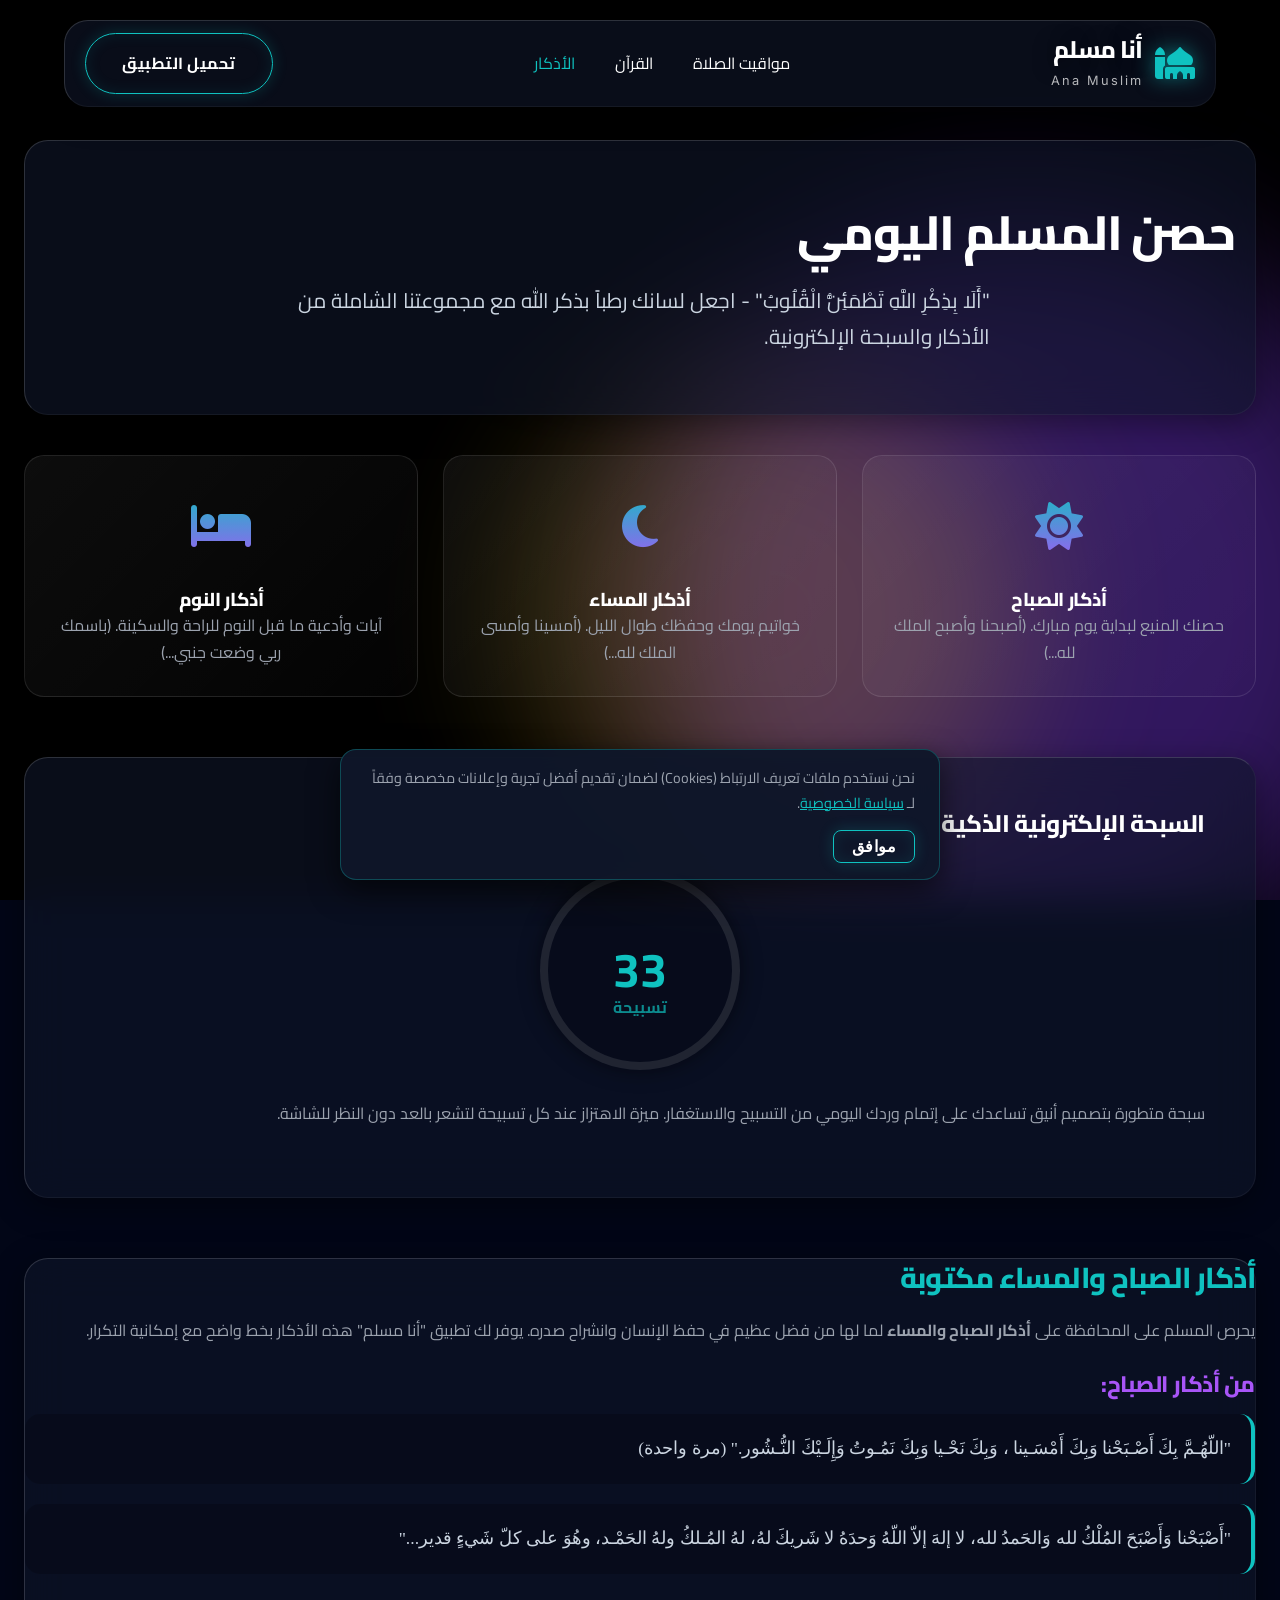
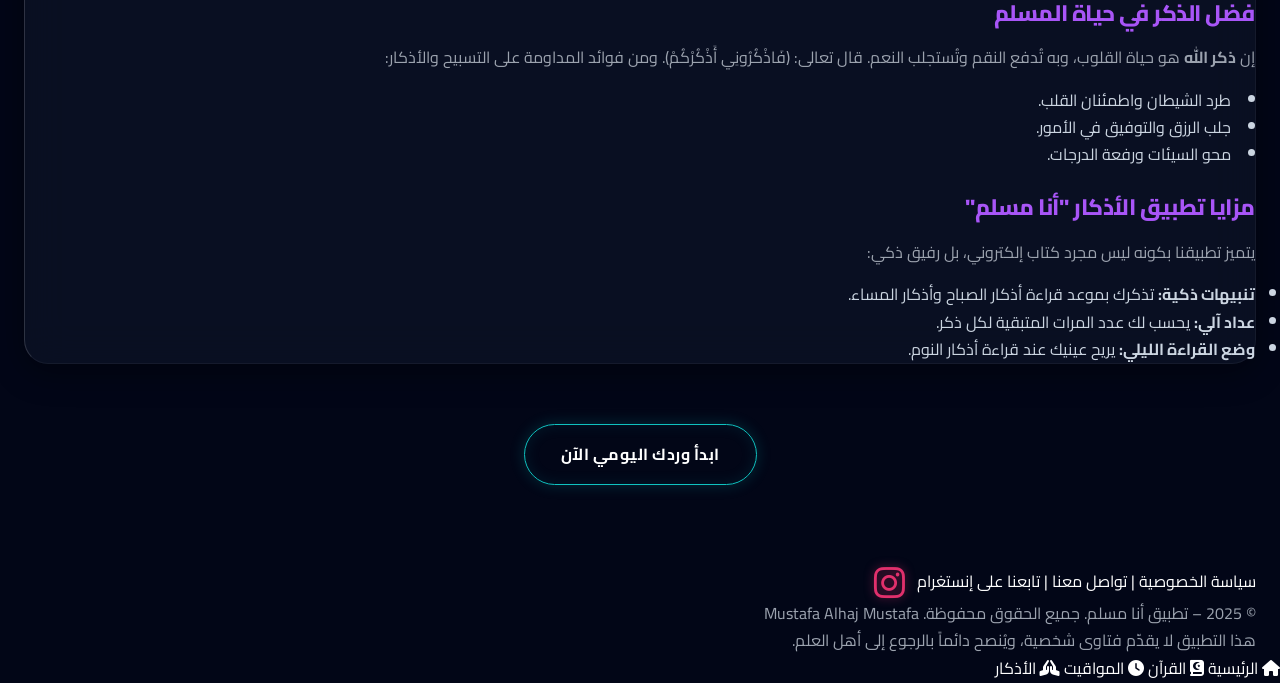
<file: azkar.html>
<!DOCTYPE html>
<html lang="ar" dir="rtl">

<head>
    <meta charset="UTF-8">
    <meta name="viewport" content="width=device-width, initial-scale=1.0">
    <meta http-equiv="X-UA-Compatible" content="ie=edge">

    <!-- SEO Meta Tags -->
    <title>أذكار الصباح والمساء مكتوبة | تسبيح إلكتروني | أنا مسلم</title>
    <meta name="description"
        content="اقرأ أذكار الصباح والمساء، أذكار النوم والصلاة من حصن المسلم. استخدم السبحة الإلكترونية الذكية. تطبيق أنا مسلم يذكرك بذكر الله يومياً.">
    <meta name="keywords"
        content="أذكار الصباح, أذكار المساء, أذكار النوم, حصن المسلم, تسبيح إلكتروني, سبحة ذكية, دعاء, أدعية مستجابة, تطبيق أذكار, أنا مسلم">
    <meta name="robots" content="index, follow">

    <!-- Open Graph -->
    <meta property="og:type" content="website">
    <meta property="og:url" content="https://anamuslim.eu/azkar.html">
    <meta property="og:title" content="أذكار الصباح والمساء - حصن المسلم">
    <meta property="og:description"
        content="رطب لسانك بذكر الله. جميع الأذكار اليومية والسبحة الإلكترونية في تطبيق واحد.">
    <meta property="og:image" content="https://anamuslim.eu/assets/share-azkar.jpg">

    <!-- Twitter -->
    <meta property="twitter:card" content="summary_large_image">
    <meta property="twitter:title" content="أذكار وتسبيح - أنا مسلم">
    <meta property="twitter:description" content="حافظ على وردك اليومي من الأذكار بسهولة.">

    <!-- Canonical -->
    <link rel="canonical" href="https://anamuslim.eu/azkar.html">

    <link rel="icon" type="image/jpeg" href="assets/icon.jpg">
    <link
        href="https://fonts.googleapis.com/css2?family=Cairo:wght@300;400;600;700;900&family=Inter:wght@300;400;600&display=swap"
        rel="stylesheet">
    <link rel="stylesheet" href="https://cdnjs.cloudflare.com/ajax/libs/font-awesome/6.4.0/css/all.min.css">
    <link rel="stylesheet" href="style.css">

    <!-- JSON-LD Schema -->
    <script type="application/ld+json">
    {
      "@context": "https://schema.org",
      "@type": "SoftwareApplication",
      "name": "أنا مسلم - الأذكار",
      "applicationCategory": "LifestyleApplication",
      "operatingSystem": "Android, iOS",
      "description": "تطبيق شامل للأذكار اليومية من الكتاب والسنة مع سبحة إلكترونية متطورة.",
      "featureList": "أذكار الصباح والمساء, عداد تسبيح, منبه للأذكار, وضع ليلي",
      "offers": {
        "@type": "Offer",
        "price": "0",
        "priceCurrency": "USD"
      }
    }
    </script>
    <script type="application/ld+json">
    {
      "@context": "https://schema.org",
      "@type": "Article",
      "headline": "فضل أذكار الصباح والمساء",
      "author": {
              "@type": "Organization",
              "name": "Ana Muslim Team"
      },
      "description": "تعرف على فضل المحافظة على أذكار الصباح والمساء وكيف تحميك وتنشرح بها صدرك.",
      "mainEntityOfPage": "https://anamuslim.eu/azkar.html"
    }
    </script>

    <style>
        .page-content {
            padding-top: 140px;
            padding-bottom: 80px;
        }

        .zkr-card {
            background: linear-gradient(135deg, rgba(255, 255, 255, 0.05), rgba(255, 255, 255, 0.01));
            border: 1px solid rgba(255, 255, 255, 0.1);
            border-radius: 20px;
            padding: 30px;
            text-align: center;
            transition: all 0.3s ease;
            position: relative;
            overflow: hidden;
        }

        .zkr-card::before {
            content: '';
            position: absolute;
            top: 0;
            left: 0;
            width: 100%;
            height: 100%;
            background: linear-gradient(45deg, transparent, rgba(255, 255, 255, 0.05), transparent);
            transform: translateX(-100%);
            transition: 0.5s;
        }

        .zkr-card:hover::before {
            transform: translateX(100%);
        }

        .zkr-card:hover {
            transform: translateY(-5px);
            border-color: var(--primary-color);
            box-shadow: 0 10px 30px rgba(0, 0, 0, 0.2);
        }

        .zkr-icon {
            font-size: 3rem;
            margin-bottom: 20px;
            background: linear-gradient(to bottom, var(--primary-color), var(--secondary-color));
            -webkit-background-clip: text;
            background-clip: text;
            -webkit-text-fill-color: transparent;
        }

        .tasbih-ring {
            width: 200px;
            height: 200px;
            border-radius: 50%;
            border: 8px solid rgba(255, 255, 255, 0.1);
            margin: 0 auto 30px;
            display: flex;
            align-items: center;
            justify-content: center;
            font-size: 3rem;
            font-weight: bold;
            color: var(--primary-color);
            position: relative;
            box-shadow: 0 0 20px rgba(0, 0, 0, 0.5);
            background: rgba(0, 0, 0, 0.2);
        }

        .grid-3 {
            display: grid;
            grid-template-columns: repeat(auto-fit, minmax(280px, 1fr));
            gap: 25px;
            margin-top: 40px;
        }

        .seo-section {
            margin-top: 60px;
            color: #cbd5e1;
        }

        .seo-section h2 {
            color: var(--primary-color);
            margin-bottom: 20px;
            font-size: 1.8rem;
        }

        .seo-section h3 {
            color: var(--secondary-color);
            margin-bottom: 15px;
            margin-top: 25px;
            font-size: 1.4rem;
        }

        .seo-section p {
            line-height: 1.8;
            margin-bottom: 15px;
        }

        .azkar-sample {
            background: rgba(0, 0, 0, 0.2);
            padding: 20px;
            border-radius: 15px;
            border-right: 4px solid var(--primary-color);
            margin-bottom: 20px;
            font-family: 'Amiri', serif;
            font-size: 1.1rem;
        }
    </style>

    <!-- Google AdSense -->
    <script async src="https://pagead2.googlesyndication.com/pagead/js/adsbygoogle.js?client=ca-pub-2293108543797900"
        crossorigin="anonymous"></script>
</head>

<body>
    <div class="grain-overlay"></div>
    <div class="islamic-pattern"></div>
    <!-- Custom Cursor -->
    <div class="cursor-dot" data-cursor-dot></div>
    <div class="cursor-outline" data-cursor-outline></div>
    <div class="aurora-container">
        <div class="aurora-blob blob-2"></div>
        <div class="aurora-blob blob-3"></div>
    </div>

    <header class="header glass">
        <div class="container navbar">
            <div class="logo">
                <div class="logo-icon"><i class="fas fa-mosque"></i></div>
                <a href="index.html" class="logo-text">
                    <h1>أنا مسلم</h1><span>Ana Muslim</span>
                </a>
            </div>
            <nav class="nav-links desktop-nav">
                <a href="prayer-times.html">مواقيت الصلاة</a>
                <a href="quran.html">القرآن</a>
                <a href="azkar.html" class="active" style="color:var(--primary-color);">الأذكار</a>
            </nav>
            <div class="nav-actions">
                <a href="index.html#download" class="btn btn-primary btn-sm glow-effect desktop-only">تحميل التطبيق</a>
            </div>
        </div>
    </header>

    <section class="page-content">
        <div class="container">
            <div class="glass content-card reveal text-center" style="padding: 60px 20px;">
                <h1 style="font-size: 3rem; margin-bottom: 20px;">حصن المسلم اليومي</h1>
                <p style="font-size: 1.3rem; max-width: 700px; margin: 0 auto; color: #cbd5e1;">
                    "أَلَا بِذِكْرِ اللَّهِ تَطْمَئِنُّ الْقُلُوبُ" - اجعل لسانك رطباً بذكر الله مع مجموعتنا الشاملة من
                    الأذكار والسبحة الإلكترونية.
                </p>
            </div>

            <div class="grid-3">
                <div class="zkr-card reveal">
                    <div class="zkr-icon"><i class="fas fa-sun"></i></div>
                    <h3>أذكار الصباح</h3>
                    <p>حصنك المنيع لبداية يوم مبارك. (أصبحنا وأصبح الملك لله...)</p>
                </div>

                <div class="zkr-card reveal" style="animation-delay: 0.1s;">
                    <div class="zkr-icon"><i class="fas fa-moon"></i></div>
                    <h3>أذكار المساء</h3>
                    <p>خواتيم يومك وحفظك طوال الليل. (أمسينا وأمسى الملك لله...)</p>
                </div>

                <div class="zkr-card reveal" style="animation-delay: 0.2s;">
                    <div class="zkr-icon"><i class="fas fa-bed"></i></div>
                    <h3>أذكار النوم</h3>
                    <p>آيات وأدعية ما قبل النوم للراحة والسكينة. (باسمك ربي وضعت جنبي...)</p>
                </div>
            </div>

            <!-- Electronic Tasbih Section -->
            <div class="glass content-card reveal text-center" style="margin-top: 60px; padding: 50px;">
                <h2 style="margin-bottom: 30px;">السبحة الإلكترونية الذكية</h2>
                <div class="tasbih-ring">
                    33
                    <span style="font-size: 1rem; position: absolute; bottom: 40px; opacity: 0.7;">تسبيحة</span>
                </div>
                <p style="margin-bottom: 20px;">
                    سبحة متطورة بتصميم أنيق تساعدك على إتمام وردك اليومي من التسبيح والاستغفار. ميزة الاهتزاز عند كل
                    تسبيحة لتشعر بالعد دون النظر للشاشة.
                </p>
            </div>

            <!-- SEO Content: Full Azkar Examples & Benefits -->
            <div class="glass content-card reveal seo-section">
                <h2>أذكار الصباح والمساء مكتوبة</h2>
                <p>يحرص المسلم على المحافظة على <strong>أذكار الصباح والمساء</strong> لما لها من فضل عظيم في حفظ الإنسان
                    وانشراح صدره. يوفر لك تطبيق "أنا مسلم" هذه الأذكار بخط واضح مع إمكانية التكرار.</p>

                <h3>من أذكار الصباح:</h3>
                <div class="azkar-sample">
                    "اللّهُـمَّ بِكَ أَصْـبَحْنا وَبِكَ أَمْسَـينا ، وَبِكَ نَحْـيا وَبِكَ نَمُـوتُ وَإِلَـيْكَ
                    النُّـشُور." (مرة واحدة)
                </div>
                <div class="azkar-sample">
                    "أَصْبَحْنا وَأَصْبَحَ المُلْكُ لله وَالحَمدُ لله، لا إلهَ إلاّ اللّهُ وَحدَهُ لا شَريكَ لهُ، لهُ
                    المُـلكُ ولهُ الحَمْـد، وهُوَ على كلّ شَيءٍ قدير..."
                </div>

                <h3>فضل الذكر في حياة المسلم</h3>
                <p>
                    إن <strong>ذكر الله</strong> هو حياة القلوب، وبه تُدفع النقم وتُستجلب النعم. قال تعالى:
                    (فَاذْكُرُونِي أَذْكُرْكُمْ). ومن فوائد المداومة على التسبيح والأذكار:
                </p>
                <ul style="list-style-position: inside; margin-bottom: 20px;">
                    <li>طرد الشيطان واطمئنان القلب.</li>
                    <li>جلب الرزق والتوفيق في الأمور.</li>
                    <li>محو السيئات ورفعة الدرجات.</li>
                </ul>

                <h3>مزايا تطبيق الأذكار "أنا مسلم"</h3>
                <p>
                    يتميز تطبيقنا بكونه ليس مجرد كتاب إلكتروني، بل رفيق ذكي:
                </p>
                <ul>
                    <li><strong>تنبيهات ذكية:</strong> تذكرك بموعد قراءة أذكار الصباح وأذكار المساء.</li>
                    <li><strong>عداد آلي:</strong> يحسب لك عدد المرات المتبقية لكل ذكر.</li>
                    <li><strong>وضع القراءة الليلي:</strong> يريح عينيك عند قراءة أذكار النوم.</li>
                </ul>
            </div>

            <div style="text-align: center; margin-top: 60px;">
                <a href="index.html#download" class="btn btn-primary btn-lg glow-effect">ابدأ وردك اليومي الآن</a>
            </div>

        </div>
    </section>

    <footer>
        <div class="container footer-content">
            <div class="footer-links">
                <a href="privacy.html">سياسة الخصوصية</a>
                <span class="separator">|</span>
                <a href="mailto:mustafa963alhaj@gmail.com">تواصل معنا</a>
                <span class="separator">|</span>
                <a href="https://www.instagram.com/mustafa.alhaj.mustafa/?igsh=bmE4dzZwbzE3ZXln" target="_blank"
                    rel="noopener noreferrer">
                    <span>تابعنا على إنستغرام</span> <i class="fab fa-instagram"></i>
                </a>
            </div>
            <p class="copyright">© 2025 – تطبيق أنا مسلم. جميع الحقوق محفوظة. Mustafa Alhaj Mustafa</p>
            <p class="disclaimer">هذا التطبيق لا يقدّم فتاوى شخصية، ويُنصح دائماً بالرجوع إلى أهل العلم.</p>
        </div>
    </footer>
    <!-- Mobile Bottom Navigation -->
    <nav class="mobile-bottom-nav">
        <a href="index.html" class="mobile-nav-item">
            <i class="fas fa-home"></i>
            <span>الرئيسية</span>
        </a>
        <a href="quran.html" class="mobile-nav-item">
            <i class="fas fa-book-quran"></i>
            <span>القرآن</span>
        </a>
        <a href="prayer-times.html" class="mobile-nav-item">
            <i class="fas fa-clock"></i>
            <span>المواقيت</span>
        </a>
        <a href="azkar.html" class="mobile-nav-item active">
            <i class="fas fa-hands-praying"></i>
            <span>الأذكار</span>
        </a>
    </nav>

    <script src="script.js" defer></script>
    <script src="pages.js" defer></script>
</body>

</html>
</file>
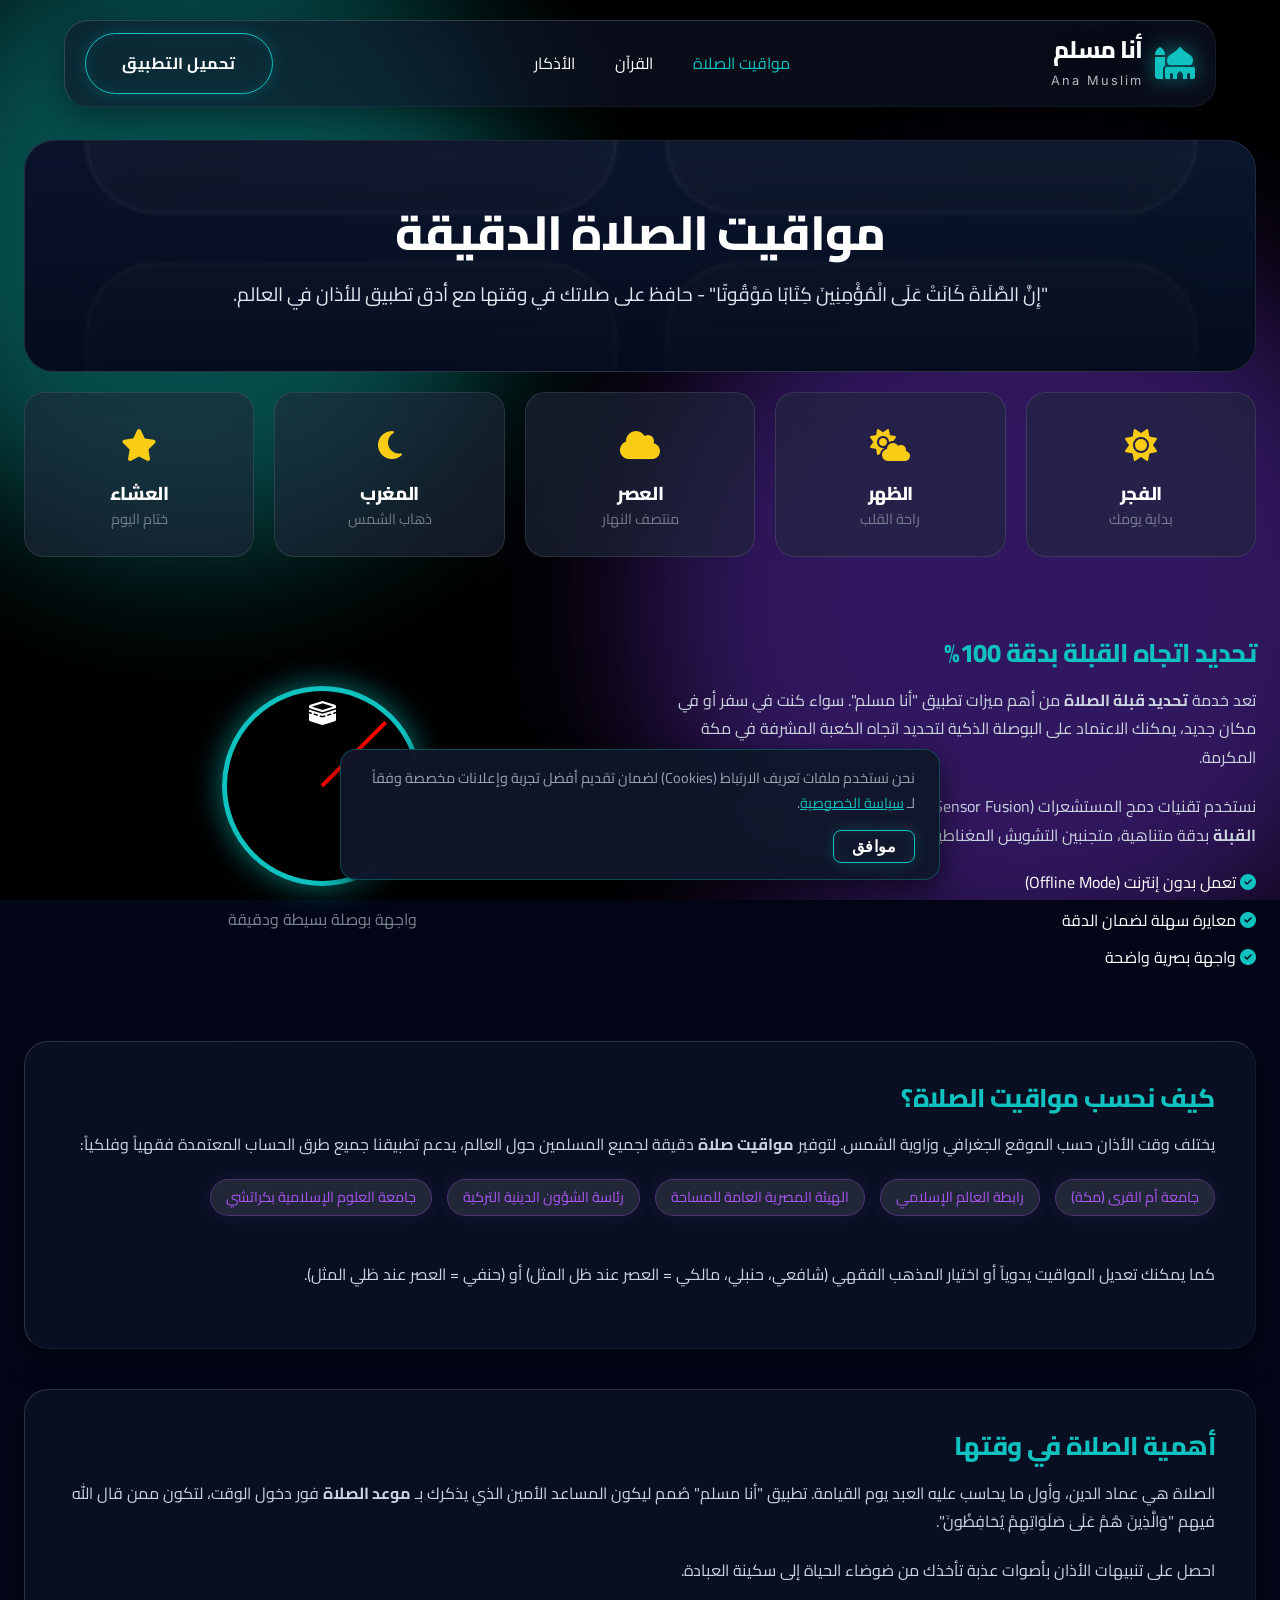
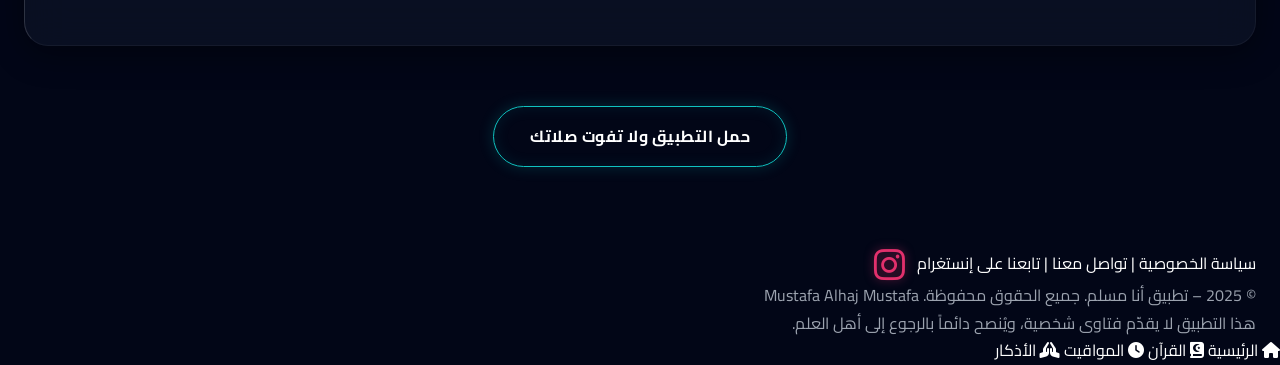
<file: prayer-times.html>
<!DOCTYPE html>
<html lang="ar" dir="rtl">

<head>
    <meta charset="UTF-8">
    <meta name="viewport" content="width=device-width, initial-scale=1.0">
    <meta http-equiv="X-UA-Compatible" content="ie=edge">

    <!-- SEO Meta Tags -->
    <title>مواقيت الصلاة والأذان واتجاه القبلة | تطبيق أنا مسلم</title>
    <meta name="description"
        content="تعرف على مواقيت الصلاة الدقيقة في مدينتك مع تطبيق أنا مسلم. تحديد اتجاه القبلة، تنبيهات الأذان، وإمساكية رمضان. حمل التطبيق الآن وحافظ على صلاتك.">
    <meta name="keywords"
        content="مواقيت الصلاة, أذان, اتجاه القبلة, وقت الفجر, صلاة الظهر, صلاة العصر, صلاة المغرب, صلاة العشاء, إمساكية رمضان, تطبيق صلاتي, أنا مسلم">
    <meta name="robots" content="index, follow">

    <!-- Open Graph -->
    <meta property="og:type" content="website">
    <meta property="og:url" content="https://anamuslim.eu/prayer-times.html">
    <meta property="og:title" content="مواقيت الصلاة والأذان - دقة 100%">
    <meta property="og:description"
        content="لا تفوت صلاة بعد اليوم. مواقيت دقيقة، أذان بأجمل الأصوات، وبوصلة ذكية للقبلة.">
    <meta property="og:image" content="https://anamuslim.eu/assets/share-prayer.jpg">

    <!-- Twitter -->
    <meta property="twitter:card" content="summary_large_image">
    <meta property="twitter:title" content="مواقيت الصلاة والقبلة - أنا مسلم">
    <meta property="twitter:description" content="حافظ على صلاتك مع أدق تطبيق للأذان ومواقيت الصلاة عالمياً.">
    <meta property="twitter:image" content="https://anamuslim.eu/assets/share-prayer.jpg">

    <!-- Canonical -->
    <link rel="canonical" href="https://anamuslim.eu/prayer-times.html">

    <link rel="icon" type="image/jpeg" href="assets/icon.jpg">
    <link
        href="https://fonts.googleapis.com/css2?family=Cairo:wght@300;400;600;700;900&family=Inter:wght@300;400;600&display=swap"
        rel="stylesheet">
    <link rel="stylesheet" href="https://cdnjs.cloudflare.com/ajax/libs/font-awesome/6.4.0/css/all.min.css">
    <link rel="stylesheet" href="style.css">

    <!-- JSON-LD Schema -->
    <script type="application/ld+json">
    {
      "@context": "https://schema.org",
      "@type": "SoftwareApplication",
      "name": "أنا مسلم - مواقيت الصلاة",
      "applicationCategory": "LifestyleApplication",
      "operatingSystem": "Android, iOS",
      "description": "تطبيق دقيق لحساب مواقيت الصلاة وتحديد اتجاه القبلة باستخدام GPS والمستشعرات.",
      "featureList": "أذان تلقائي, بوصلة القبلة, تقويم هجري, طرق حساب متعددة",
      "offers": {
        "@type": "Offer",
        "price": "0",
        "priceCurrency": "USD"
      }
    }
    </script>
    <script type="application/ld+json">
    {
      "@context": "https://schema.org",
      "@type": "FAQPage",
      "mainEntity": [{
        "@type": "Question",
        "name": "كيف يتم حساب مواقيت الصلاة في التطبيق؟",
        "acceptedAnswer": {
          "@type": "Answer",
          "text": "يعتمد التطبيق على موقعك الجغرافي (GPS) ويستخدم طرق حساب معتمدة عالمياً مثل أم القرى، رابطة العالم الإسلامي، وهيئة المساحة المصرية."
        }
      }, {
        "@type": "Question",
        "name": "هل تعمل القبلة بدون إنترنت؟",
        "acceptedAnswer": {
          "@type": "Answer",
          "text": "نعم، تعتمد البوصلة على مستشعرات الهاتف المغناطيسية لتحديد اتجاه الكعبة المشرفة دون الحاجة للإنترنت."
        }
      }]
    }
    </script>

    <style>
        .page-content {
            padding-top: 140px;
            padding-bottom: 80px;
        }

        .hero-banner {
            background: linear-gradient(rgba(2, 6, 23, 0.7), rgba(2, 6, 23, 0.9)), url('assets/home.jpg');
            background-size: cover;
            background-position: center;
            border-radius: 30px;
            padding: 60px 20px;
            text-align: center;
            margin-bottom: 50px;
            border: 1px solid rgba(255, 255, 255, 0.1);
            position: relative;
            overflow: hidden;
        }

        .prayer-card-container {
            display: grid;
            grid-template-columns: repeat(auto-fit, minmax(200px, 1fr));
            gap: 20px;
            margin-top: -30px;
            /* Overlap effect */
            position: relative;
            z-index: 10;
        }

        .prayer-time-card {
            background: rgba(30, 41, 59, 0.6);
            backdrop-filter: blur(15px);
            border: 1px solid rgba(255, 255, 255, 0.1);
            border-radius: 20px;
            padding: 25px;
            text-align: center;
            transition: all 0.3s ease;
        }

        .prayer-time-card:hover {
            background: rgba(15, 194, 192, 0.1);
            border-color: var(--primary-color);
            transform: translateY(-5px);
        }

        .prayer-icon {
            font-size: 2rem;
            margin-bottom: 10px;
            color: var(--accent-gold);
        }

        .info-section {
            display: flex;
            flex-wrap: wrap;
            gap: 40px;
            margin-top: 80px;
            align-items: center;
        }

        .info-text {
            flex: 1;
            min-width: 300px;
        }

        .info-visual {
            flex: 1;
            min-width: 300px;
            text-align: center;
        }

        .compass-visual {
            width: 200px;
            height: 200px;
            border-radius: 50%;
            border: 5px solid var(--primary-color);
            margin: 0 auto;
            position: relative;
            box-shadow: 0 0 30px var(--primary-glow);
            animation: pulse-compass 3s infinite;
        }

        .compass-needle {
            position: absolute;
            top: 50%;
            left: 50%;
            width: 4px;
            height: 90px;
            background: red;
            transform-origin: bottom center;
            transform: translate(-50%, -100%) rotate(45deg);
        }

        @keyframes pulse-compass {
            0% {
                box-shadow: 0 0 20px var(--primary-glow);
            }

            50% {
                box-shadow: 0 0 50px var(--primary-glow);
            }

            100% {
                box-shadow: 0 0 20px var(--primary-glow);
            }
        }

        .seo-text {
            color: #cbd5e1;
            line-height: 1.8;
            margin-bottom: 20px;
        }

        .seo-heading {
            color: var(--primary-color);
            margin-bottom: 15px;
            font-size: 1.6rem;
        }
    </style>

    <!-- Google AdSense -->
    <script async src="https://pagead2.googlesyndication.com/pagead/js/adsbygoogle.js?client=ca-pub-2293108543797900"
        crossorigin="anonymous"></script>
</head>

<body>
    <div class="grain-overlay"></div>
    <div class="islamic-pattern"></div>
    <!-- Custom Cursor -->
    <div class="cursor-dot" data-cursor-dot></div>
    <div class="cursor-outline" data-cursor-outline></div>
    <div class="aurora-container">
        <div class="aurora-blob blob-1"></div>
        <div class="aurora-blob blob-2"></div>
    </div>

    <header class="header glass">
        <div class="container navbar">
            <div class="logo">
                <div class="logo-icon"><i class="fas fa-mosque"></i></div>
                <a href="index.html" class="logo-text">
                    <h1>أنا مسلم</h1><span>Ana Muslim</span>
                </a>
            </div>
            <nav class="nav-links desktop-nav">
                <a href="prayer-times.html" class="active" style="color:var(--primary-color);">مواقيت الصلاة</a>
                <a href="quran.html">القرآن</a>
                <a href="azkar.html">الأذكار</a>
            </nav>
            <div class="nav-actions">
                <a href="index.html#download" class="btn btn-primary btn-sm glow-effect desktop-only">تحميل التطبيق</a>
            </div>
        </div>
    </header>

    <section class="page-content">
        <div class="container">

            <div class="hero-banner reveal">
                <h1 style="font-size: 3rem; margin-bottom: 15px;">مواقيت الصلاة الدقيقة</h1>
                <p style="font-size: 1.2rem; color: #e2e8f0;">"إِنَّ الصَّلَاةَ كَانَتْ عَلَى الْمُؤْمِنِينَ كِتَابًا
                    مَوْقُوتًا" - حافظ على صلاتك في وقتها مع أدق تطبيق للأذان في العالم.</p>
            </div>

            <!-- Prayer Cards -->
            <div class="prayer-card-container reveal">
                <div class="prayer-time-card">
                    <div class="prayer-icon"><i class="fas fa-sun"></i></div>
                    <h3>الفجر</h3>
                    <p style="font-size: 0.9rem; opacity: 0.7;">بداية يومك</p>
                </div>
                <div class="prayer-time-card">
                    <div class="prayer-icon"><i class="fas fa-cloud-sun"></i></div>
                    <h3>الظهر</h3>
                    <p style="font-size: 0.9rem; opacity: 0.7;">راحة القلب</p>
                </div>
                <div class="prayer-time-card">
                    <div class="prayer-icon"><i class="fas fa-cloud"></i></div>
                    <h3>العصر</h3>
                    <p style="font-size: 0.9rem; opacity: 0.7;">منتصف النهار</p>
                </div>
                <div class="prayer-time-card">
                    <div class="prayer-icon"><i class="fas fa-moon"></i></div>
                    <h3>المغرب</h3>
                    <p style="font-size: 0.9rem; opacity: 0.7;">ذهاب الشمس</p>
                </div>
                <div class="prayer-time-card">
                    <div class="prayer-icon"><i class="fas fa-star"></i></div>
                    <h3>العشاء</h3>
                    <p style="font-size: 0.9rem; opacity: 0.7;">ختام اليوم</p>
                </div>
            </div>

            <!-- Qibla Section -->
            <div class="info-section reveal">
                <div class="info-text">
                    <h2 class="seo-heading">تحديد اتجاه القبلة بدقة 100%</h2>
                    <p class="seo-text">
                        تعد خدمة <strong>تحديد قبلة الصلاة</strong> من أهم ميزات تطبيق "أنا مسلم". سواء كنت في سفر أو في
                        مكان جديد، يمكنك الاعتماد على البوصلة الذكية لتحديد اتجاه الكعبة المشرفة في مكة المكرمة.
                    </p>
                    <p class="seo-text">
                        نستخدم تقنيات دمج المستشعرات (Sensor Fusion) مع الـ GPS لضمان أن السهم يشير إلى
                        <strong>القبلة</strong> بدقة متناهية، متجنبين التشويش المغناطيسي الذي قد يؤثر على البوصلات
                        العادية.
                    </p>
                    <ul style="list-style: none; margin-left: 0; padding: 0; margin-top:20px;">
                        <li style="margin-bottom: 10px;"><i class="fas fa-check-circle"
                                style="color: var(--primary-color);"></i> تعمل بدون إنترنت (Offline Mode)</li>
                        <li style="margin-bottom: 10px;"><i class="fas fa-check-circle"
                                style="color: var(--primary-color);"></i> معايرة سهلة لضمان الدقة</li>
                        <li style="margin-bottom: 10px;"><i class="fas fa-check-circle"
                                style="color: var(--primary-color);"></i> واجهة بصرية واضحة</li>
                    </ul>
                </div>
                <div class="info-visual">
                    <div class="compass-visual">
                        <div class="compass-needle"></div>
                        <i class="fas fa-kaaba"
                            style="position: absolute; top: 10px; left: 50%; transform: translateX(-50%); font-size: 1.5rem; color: #fff;"></i>
                    </div>
                    <p style="margin-top: 20px; opacity: 0.8;">واجهة بوصلة بسيطة ودقيقة</p>
                </div>
            </div>

            <!-- Expanded Content: Calculation Methods -->
            <div class="glass content-card reveal" style="margin-top: 60px; padding: 40px;">
                <h3 class="seo-heading">كيف نحسب مواقيت الصلاة؟</h3>
                <p class="seo-text">
                    يختلف وقت الأذان حسب الموقع الجغرافي وزاوية الشمس. لتوفير <strong>مواقيت صلاة</strong> دقيقة لجميع
                    المسلمين حول العالم، يدعم تطبيقنا جميع طرق الحساب المعتمدة فقهياً وفلكياً:
                </p>
                <div style="display: flex; gap: 15px; flex-wrap: wrap; margin-bottom: 20px;">
                    <span class="badge"
                        style="background: rgba(255,255,255,0.1); padding: 5px 15px; border-radius: 20px;">جامعة أم
                        القرى (مكة)</span>
                    <span class="badge"
                        style="background: rgba(255,255,255,0.1); padding: 5px 15px; border-radius: 20px;">رابطة العالم
                        الإسلامي</span>
                    <span class="badge"
                        style="background: rgba(255,255,255,0.1); padding: 5px 15px; border-radius: 20px;">الهيئة
                        المصرية العامة للمساحة</span>
                    <span class="badge"
                        style="background: rgba(255,255,255,0.1); padding: 5px 15px; border-radius: 20px;">رئاسة الشؤون
                        الدينية التركية</span>
                    <span class="badge"
                        style="background: rgba(255,255,255,0.1); padding: 5px 15px; border-radius: 20px;">جامعة العلوم
                        الإسلامية بكراتشي</span>
                </div>
                <p class="seo-text">
                    كما يمكنك تعديل المواقيت يدوياً أو اختيار المذهب الفقهي (شافعي، حنبلي، مالكي = العصر عند ظل المثل)
                    أو (حنفي = العصر عند ظلي المثل).
                </p>
            </div>

            <!-- Importance of Prayer -->
            <div class="glass content-card reveal" style="margin-top: 40px; padding: 40px;">
                <h3 class="seo-heading">أهمية الصلاة في وقتها</h3>
                <p class="seo-text">
                    الصلاة هي عماد الدين، وأول ما يحاسب عليه العبد يوم القيامة. تطبيق "أنا مسلم" صُمم ليكون المساعد
                    الأمين الذي يذكرك بـ <strong>موعد الصلاة</strong> فور دخول الوقت، لتكون ممن قال الله فيهم
                    "وَالَّذِينَ هُمْ عَلَىٰ صَلَوَاتِهِمْ يُحَافِظُونَ".
                </p>
                <p class="seo-text">
                    احصل على تنبيهات الأذان بأصوات عذبة تأخذك من ضوضاء الحياة إلى سكينة العبادة.
                </p>
            </div>

            <div style="text-align: center; margin-top: 60px;">
                <a href="index.html#download" class="btn btn-primary btn-lg glow-effect">حمل التطبيق ولا تفوت صلاتك</a>
            </div>

        </div>
    </section>

    <footer>
        <div class="container footer-content">
            <div class="footer-links">
                <a href="privacy.html">سياسة الخصوصية</a>
                <span class="separator">|</span>
                <a href="mailto:mustafa963alhaj@gmail.com">تواصل معنا</a>
                <span class="separator">|</span>
                <a href="https://www.instagram.com/mustafa.alhaj.mustafa/?igsh=bmE4dzZwbzE3ZXln" target="_blank"
                    rel="noopener noreferrer">
                    <span>تابعنا على إنستغرام</span> <i class="fab fa-instagram"></i>
                </a>
            </div>
            <p class="copyright">© 2025 – تطبيق أنا مسلم. جميع الحقوق محفوظة. Mustafa Alhaj Mustafa</p>
            <p class="disclaimer">هذا التطبيق لا يقدّم فتاوى شخصية، ويُنصح دائماً بالرجوع إلى أهل العلم.</p>
        </div>
    </footer>
    <!-- Mobile Bottom Navigation -->
    <nav class="mobile-bottom-nav">
        <a href="index.html" class="mobile-nav-item">
            <i class="fas fa-home"></i>
            <span>الرئيسية</span>
        </a>
        <a href="quran.html" class="mobile-nav-item">
            <i class="fas fa-book-quran"></i>
            <span>القرآن</span>
        </a>
        <a href="prayer-times.html" class="mobile-nav-item active">
            <i class="fas fa-clock"></i>
            <span>المواقيت</span>
        </a>
        <a href="azkar.html" class="mobile-nav-item">
            <i class="fas fa-hands-praying"></i>
            <span>الأذكار</span>
        </a>
    </nav>

    <script src="script.js"></script>
    <script src="pages.js"></script>
</body>

</html>
</file>
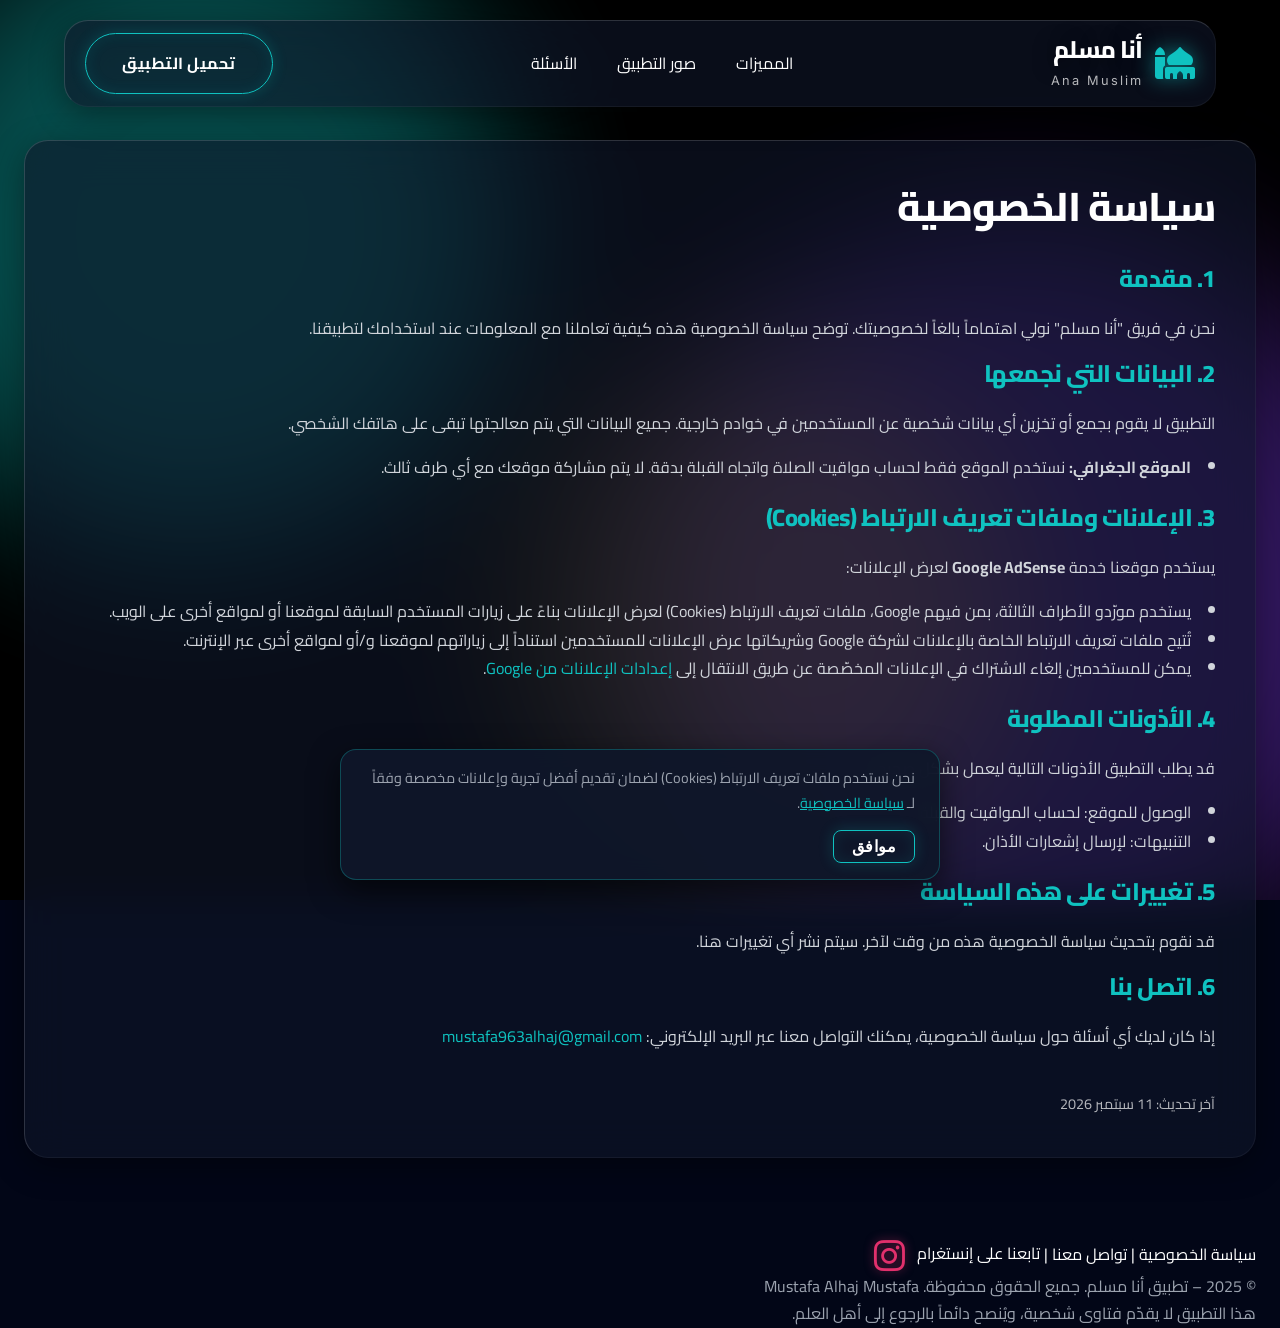
<file: privacy.html>
<!DOCTYPE html>
<html lang="ar" dir="rtl">

<head>
    <meta charset="UTF-8">
    <meta name="viewport" content="width=device-width, initial-scale=1.0">
    <meta http-equiv="X-UA-Compatible" content="ie=edge">

    <title>سياسة الخصوصية | أنا مسلم</title>
    <meta name="description" content="سياسة الخصوصية لتطبيق أنا مسلم. نحن نحترم خصوصيتك ولا نجمع أي بيانات شخصية.">
    <meta name="keywords" content="سياسة الخصوصية, أنا مسلم, Ana Muslim, خصوصية المستخدم, حماية البيانات, تطبيق إسلامي, privacy policy">
    <meta name="robots" content="index, follow">
    <link rel="canonical" href="https://anamuslim.eu/privacy.html">
    <meta property="og:type" content="website">
    <meta property="og:url" content="https://anamuslim.eu/privacy.html">
    <meta property="og:title" content="سياسة الخصوصية | أنا مسلم">
    <meta property="og:description" content="سياسة الخصوصية لتطبيق أنا مسلم. نحن نحترم خصوصيتك ولا نجمع أي بيانات شخصية.">

    <!-- Favicon -->
    <link rel="icon" type="image/jpeg" href="assets/icon.jpg">
    <link rel="apple-touch-icon" href="assets/icon.jpg">

    <!-- Fonts -->
    <link rel="preconnect" href="https://fonts.googleapis.com">
    <link rel="preconnect" href="https://fonts.gstatic.com" crossorigin>
    <link
        href="https://fonts.googleapis.com/css2?family=Cairo:wght@300;400;600;700;900&family=Inter:wght@300;400;600&display=swap"
        rel="stylesheet">

    <!-- Icons -->
    <link rel="stylesheet" href="https://cdnjs.cloudflare.com/ajax/libs/font-awesome/6.4.0/css/all.min.css">

    <!-- Styles -->
    <link rel="stylesheet" href="style.css">

    <style>
        .page-content {
            padding-top: 140px;
            padding-bottom: 80px;
            min-height: 80vh;
        }

        .content-card {
            padding: 40px;
            line-height: 1.8;
        }

        .content-card h2 {
            margin-bottom: 20px;
            color: var(--primary-color);
        }

        .content-card p {
            margin-bottom: 15px;
            color: #d1d5db;
            /* Gray-300 */
        }

        .content-card ul {
            list-style-position: inside;
            margin-bottom: 20px;
            color: #d1d5db;
        }

        .last-update {
            margin-top: 40px;
            font-size: 0.9rem;
            opacity: 0.7;
        }
    </style>

    <!-- Google AdSense -->
    <script async src="https://pagead2.googlesyndication.com/pagead/js/adsbygoogle.js?client=ca-pub-2293108543797900"
        crossorigin="anonymous"></script>
</head>

<body>

    <!-- Film Grain Texture -->
    <div class="grain-overlay"></div>
    <div class="islamic-pattern"></div>

    <!-- Custom Cursor -->
    <div class="cursor-dot" data-cursor-dot></div>
    <div class="cursor-outline" data-cursor-outline></div>

    <!-- Aurora Background -->
    <div class="aurora-container">
        <div class="aurora-blob blob-1"></div>
        <div class="aurora-blob blob-2"></div>
        <div class="aurora-blob blob-3"></div>
    </div>

    <!-- Header / Navbar -->
    <header class="header glass">
        <div class="container navbar">
            <div class="logo">
                <div class="logo-icon"><i class="fas fa-mosque"></i></div>
                <a href="index.html" class="logo-text">
                    <h1>أنا مسلم</h1>
                    <span>Ana Muslim</span>
                </a>
            </div>

            <!-- Desktop Nav -->
            <nav class="nav-links desktop-nav">
                <a href="index.html#features">المميزات</a>
                <a href="index.html#screenshots">صور التطبيق</a>
                <a href="index.html#faq">الأسئلة</a>
            </nav>

            <div class="nav-actions">
                <a href="index.html#download" class="btn btn-primary btn-sm glow-effect desktop-only">تحميل التطبيق</a>
            </div>
        </div>
    </header>

    <!-- Main Content -->
    <section class="page-content">
        <div class="container">
            <div class="glass content-card reveal">
                <h1 style="font-size: 2.5rem; margin-bottom: 30px;">سياسة الخصوصية</h1>

                <h2>1. مقدمة</h2>
                <p>نحن في فريق "أنا مسلم" نولي اهتماماً بالغاً لخصوصيتك. توضح سياسة الخصوصية هذه كيفية تعاملنا مع
                    المعلومات عند استخدامك لتطبيقنا.</p>

                <h2>2. البيانات التي نجمعها</h2>
                <p>التطبيق لا يقوم بجمع أو تخزين أي بيانات شخصية عن المستخدمين في خوادم خارجية. جميع البيانات التي يتم
                    معالجتها تبقى على هاتفك الشخصي.</p>
                <ul>
                    <li><strong>الموقع الجغرافي:</strong> نستخدم الموقع فقط لحساب مواقيت الصلاة واتجاه القبلة بدقة. لا
                        يتم مشاركة موقعك مع أي طرف ثالث.</li>
                </ul>

                <h2>3. الإعلانات وملفات تعريف الارتباط (Cookies)</h2>
                <p>يستخدم موقعنا خدمة <strong>Google AdSense</strong> لعرض الإعلانات:</p>
                <ul>
                    <li>يستخدم مورّدو الأطراف الثالثة، بمن فيهم Google، ملفات تعريف الارتباط (Cookies) لعرض الإعلانات بناءً على زيارات المستخدم السابقة لموقعنا أو لمواقع أخرى على الويب.</li>
                    <li>تُتيح ملفات تعريف الارتباط الخاصة بالإعلانات لشركة Google وشريكاتها عرض الإعلانات للمستخدمين استناداً إلى زياراتهم لموقعنا و/أو لمواقع أخرى عبر الإنترنت.</li>
                    <li>يمكن للمستخدمين إلغاء الاشتراك في الإعلانات المخصّصة عن طريق الانتقال إلى <a href="https://www.google.com/settings/ads" target="_blank" rel="noopener noreferrer" style="color: var(--primary-color);">إعدادات الإعلانات من Google</a>.</li>
                </ul>

                <h2>4. الأذونات المطلوبة</h2>
                <p>قد يطلب التطبيق الأذونات التالية ليعمل بشكل صحيح:</p>
                <ul>
                    <li>الوصول للموقع: لحساب المواقيت والقبلة.</li>
                    <li>التنبيهات: لإرسال إشعارات الأذان.</li>
                </ul>

                <h2>5. تغييرات على هذه السياسة</h2>
                <p>قد نقوم بتحديث سياسة الخصوصية هذه من وقت لآخر. سيتم نشر أي تغييرات هنا.</p>

                <h2>6. اتصل بنا</h2>
                <p>إذا كان لديك أي أسئلة حول سياسة الخصوصية، يمكنك التواصل معنا عبر البريد الإلكتروني: <a
                        href="mailto:contact@anamuslim.app"
                        style="color: var(--primary-color);">mustafa963alhaj@gmail.com</a></p>

                <div class="last-update">
                    آخر تحديث: 11 سبتمبر 2026
                </div>
            </div>
        </div>
    </section>

    <!-- Footer -->
    <footer>
        <div class="container footer-content">
            <div class="footer-links">
                <a href="privacy.html" class="active">سياسة الخصوصية</a>
                <span class="separator">|</span>
                <a href="mailto:mustafa963alhaj@gmail.com">تواصل معنا</a>
                <span class="separator">|</span>
                <a href="https://www.instagram.com/mustafa.alhaj.mustafa/?igsh=bmE4dzZwbzE3ZXln" target="_blank"
                    rel="noopener noreferrer">
                    <span>تابعنا على إنستغرام</span> <i class="fab fa-instagram"></i>
                </a>
            </div>
            <p class="copyright">© 2025 – تطبيق أنا مسلم. جميع الحقوق محفوظة. Mustafa Alhaj Mustafa</p>
            <p class="disclaimer">هذا التطبيق لا يقدّم فتاوى شخصية، ويُنصح دائماً بالرجوع إلى أهل العلم.</p>
        </div>
    </footer>

    <!-- Scripts -->
    <script src="script.js" defer></script>
    <script src="pages.js" defer></script>
</body>

</html>
</file>
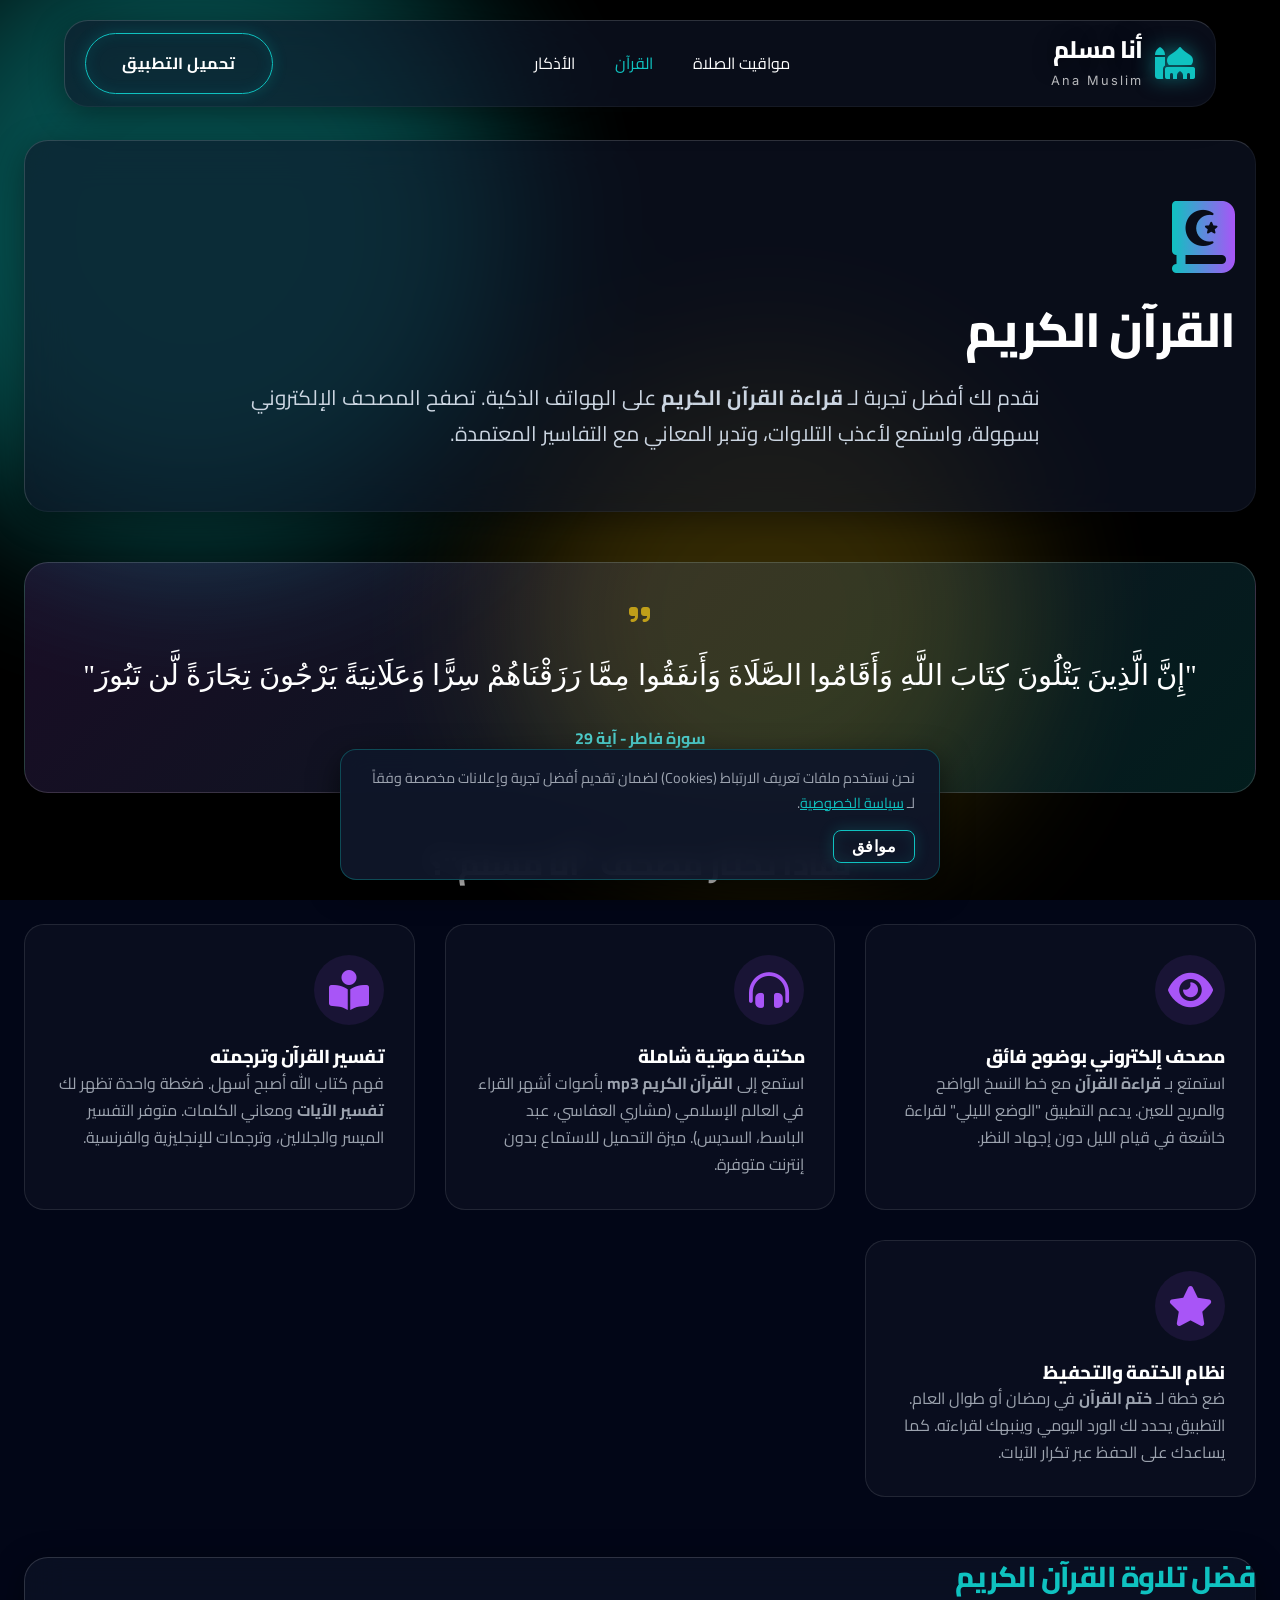
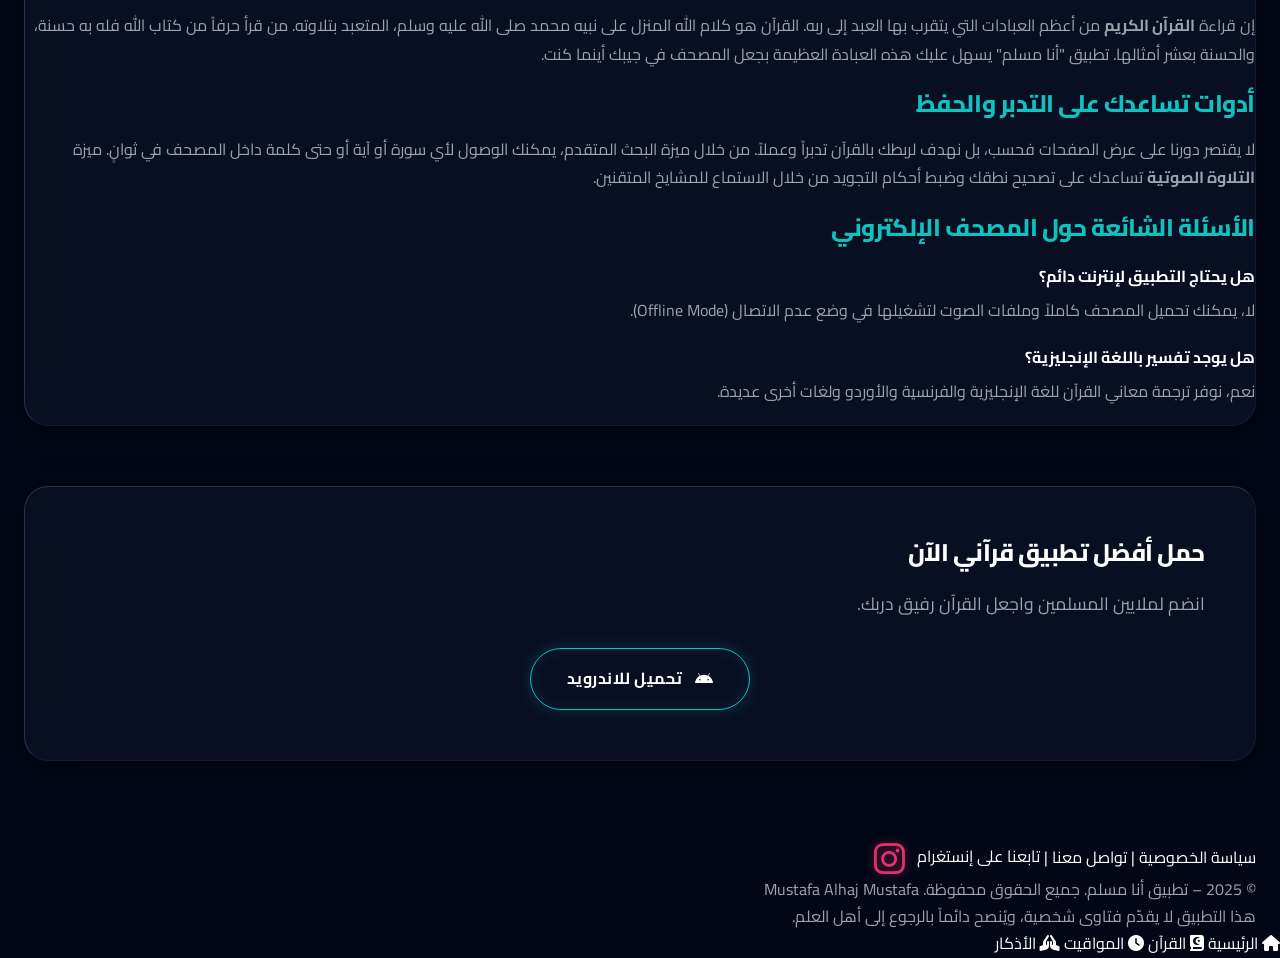
<file: quran.html>
<!DOCTYPE html>
<html lang="ar" dir="rtl">

<head>
    <meta charset="UTF-8">
    <meta name="viewport" content="width=device-width, initial-scale=1.0">
    <meta http-equiv="X-UA-Compatible" content="ie=edge">

    <!-- SEO Meta Tags -->
    <title>القرآن الكريم كامل - قراءة واستماع وتفسير | تطبيق أنا مسلم</title>
    <meta name="description"
        content="حمل تطبيق أنا مسلم لقراءة القرآن الكريم كاملاً بخط واضح وتفسير ميسر. استمع لتلاوات عذبة لأكثر من 50 قارئاً. مميزات المصحف الإلكتروني، الوضع الليلي، وحفظ الختمات.">
    <meta name="keywords"
        content="القرآن الكريم, المصحف الإلكتروني, قراءة القرآن, تفسير القرآن, تلاوات خاشعة, القرآن الكريم mp3, ختمة القرآن, سورة البقرة, تطبيق قران, أنا مسلم">
    <meta name="robots" content="index, follow">

    <!-- Open Graph / Facebook -->
    <meta property="og:type" content="website">
    <meta property="og:url" content="https://anamuslim.eu/quran.html">
    <meta property="og:title" content="القرآن الكريم كامل - قراءة واستماع وتفسير">
    <meta property="og:description"
        content="تجربة قرآنية متكاملة في جيبك. اقرأ، استمع، وتدبر آيات الله مع تطبيق أنا مسلم.">
    <meta property="og:image" content="https://anamuslim.eu/assets/share-quran.jpg">

    <!-- Twitter -->
    <meta property="twitter:card" content="summary_large_image">
    <meta property="twitter:url" content="https://anamuslim.eu/quran.html">
    <meta property="twitter:title" content="القرآن الكريم كامل - تطبيق أنا مسلم">
    <meta property="twitter:description" content="مصحفك الشخصي رفيقك أينما كنت. تلاوات، تفاسير، وورد يومي.">
    <meta property="twitter:image" content="https://anamuslim.eu/assets/share-quran.jpg">

    <!-- Canonical -->
    <link rel="canonical" href="https://anamuslim.eu/quran.html">

    <link rel="icon" type="image/jpeg" href="assets/icon.jpg">
    <link
        href="https://fonts.googleapis.com/css2?family=Cairo:wght@300;400;600;700;900&family=Inter:wght@300;400;600&display=swap"
        rel="stylesheet">
    <link rel="stylesheet" href="https://cdnjs.cloudflare.com/ajax/libs/font-awesome/6.4.0/css/all.min.css">
    <link rel="stylesheet" href="style.css">

    <!-- JSON-LD Schema -->
    <script type="application/ld+json">
    {
      "@context": "https://schema.org",
      "@type": "SoftwareApplication",
      "name": "أنا مسلم - القرآن الكريم",
      "applicationCategory": "LifestyleApplication",
      "operatingSystem": "Android, iOS",
      "offers": {
        "@type": "Offer",
        "price": "0",
        "priceCurrency": "USD"
      },
      "description": "تطبيق شامل لقراءة واستماع وتفسير القرآن الكريم مع أدوات مساعدة للحفظ والختم.",
      "featureList": "تلاوة صوتية, تفسير الآيات, الوضع الليلي, متابعة الختمة",
      "aggregateRating": {
        "@type": "AggregateRating",
        "ratingValue": "4.9",
        "ratingCount": "100000"
      }
    }
    </script>
    <script type="application/ld+json">
    {
      "@context": "https://schema.org",
      "@type": "FAQPage",
      "mainEntity": [{
        "@type": "Question",
        "name": "هل يعمل المصحف بدون إنترنت؟",
        "acceptedAnswer": {
          "@type": "Answer",
          "text": "نعم، يمكنك تحميل صفحات المصحف وملفات الصوت للاستماع والقراءة دون الحاجة لاتصال بالإنترنت."
        }
      }, {
        "@type": "Question",
        "name": "ما هي التفاسير المتوفرة؟",
        "acceptedAnswer": {
          "@type": "Answer",
          "text": "يوفر التطبيق التفسير الميسر، تفسير الطبري، وتفسير الجلالين، بالإضافة لترجمات معاني القرآن لأكثر من 20 لغة."
        }
      }]
    }
    </script>

    <style>
        .page-content {
            padding-top: 140px;
            padding-bottom: 80px;
        }

        .feature-box {
            background: rgba(255, 255, 255, 0.03);
            border: 1px solid rgba(255, 255, 255, 0.1);
            border-radius: 20px;
            padding: 30px;
            height: 100%;
            transition: all 0.3s ease;
        }

        .feature-box:hover {
            transform: translateY(-5px);
            background: rgba(255, 255, 255, 0.06);
            border-color: rgba(15, 194, 192, 0.3);
        }

        .f-icon {
            font-size: 2.5rem;
            color: var(--secondary-color);
            margin-bottom: 20px;
            background: rgba(168, 85, 247, 0.1);
            width: 70px;
            height: 70px;
            display: flex;
            align-items: center;
            justify-content: center;
            border-radius: 50%;
        }

        .verse-card {
            background: linear-gradient(135deg, rgba(168, 85, 247, 0.15), rgba(15, 194, 192, 0.15));
            border-radius: 24px;
            padding: 40px;
            text-align: center;
            margin: 50px 0;
            border: 1px solid rgba(255, 255, 255, 0.15);
            position: relative;
        }

        .quran-text-lg {
            font-family: 'Amiri', serif;
            font-size: 1.8rem;
            line-height: 2;
            color: #fff;
            margin-bottom: 20px;
        }

        .grid-2 {
            display: grid;
            grid-template-columns: repeat(auto-fit, minmax(300px, 1fr));
            gap: 30px;
            margin-top: 40px;
        }

        .seo-content {
            margin-top: 60px;
            color: #d1d5db;
        }

        .seo-content h2,
        .seo-content h3 {
            color: var(--primary-color);
            margin-bottom: 15px;
        }

        .seo-content p {
            margin-bottom: 20px;
            line-height: 1.8;
        }
    </style>

    <!-- Google AdSense -->
    <script async src="https://pagead2.googlesyndication.com/pagead/js/adsbygoogle.js?client=ca-pub-2293108543797900"
        crossorigin="anonymous"></script>
</head>

<body>
    <div class="grain-overlay"></div>
    <div class="islamic-pattern"></div>
    <!-- Custom Cursor -->
    <div class="cursor-dot" data-cursor-dot></div>
    <div class="cursor-outline" data-cursor-outline></div>
    <div class="aurora-container">
        <div class="aurora-blob blob-3"></div>
        <div class="aurora-blob blob-1"></div>
    </div>

    <header class="header glass">
        <div class="container navbar">
            <div class="logo">
                <div class="logo-icon"><i class="fas fa-mosque"></i></div>
                <a href="index.html" class="logo-text">
                    <h1>أنا مسلم</h1><span>Ana Muslim</span>
                </a>
            </div>
            <nav class="nav-links desktop-nav">
                <a href="prayer-times.html">مواقيت الصلاة</a>
                <a href="quran.html" class="active" style="color:var(--primary-color);">القرآن</a>
                <a href="azkar.html">الأذكار</a>
            </nav>
            <div class="nav-actions">
                <a href="index.html#download" class="btn btn-primary btn-sm glow-effect desktop-only">تحميل التطبيق</a>
            </div>
        </div>
    </header>

    <section class="page-content">
        <div class="container">
            <!-- Hero -->
            <div class="glass content-card reveal text-center" style="padding: 60px 20px;">
                <i class="fas fa-book-quran"
                    style="font-size: 4.5rem; margin-bottom: 25px; background: linear-gradient(to right, var(--primary-color), var(--secondary-color)); -webkit-background-clip: text; background-clip: text; -webkit-text-fill-color: transparent;"></i>
                <h1 style="font-size: 3rem; margin-bottom: 20px;">القرآن الكريم</h1>
                <p style="font-size: 1.3rem; max-width: 800px; margin: 0 auto; color: #cbd5e1;">
                    نقدم لك أفضل تجربة لـ <strong>قراءة القرآن الكريم</strong> على الهواتف الذكية. تصفح المصحف
                    الإلكتروني بسهولة، واستمع لأعذب التلاوات، وتدبر المعاني مع التفاسير المعتمدة.
                </p>
            </div>

            <!-- Verse Quote -->
            <div class="verse-card reveal">
                <i class="fas fa-quote-right"
                    style="font-size: 1.5rem; color: var(--accent-gold); opacity: 0.7; margin-bottom: 20px;"></i>
                <p class="quran-text-lg">"إِنَّ الَّذِينَ يَتْلُونَ كِتَابَ اللَّهِ وَأَقَامُوا الصَّلَاةَ وَأَنفَقُوا
                    مِمَّا رَزَقْنَاهُمْ سِرًّا وَعَلَانِيَةً يَرْجُونَ تِجَارَةً لَّن تَبُورَ"</p>
                <span style="color: var(--primary-light); font-weight: bold;">سورة فاطر - آية 29</span>
            </div>

            <!-- Features Grid -->
            <h2 style="text-align: center; margin-bottom: 30px; font-size: 2rem;">لماذا تختار مصحف "أنا مسلم"؟</h2>
            <div class="grid-2">
                <div class="feature-box reveal">
                    <div class="f-icon"><i class="fas fa-eye"></i></div>
                    <h3>مصحف إلكتروني بوضوح فائق</h3>
                    <p>استمتع بـ <strong>قراءة القرآن</strong> مع خط النسخ الواضح والمريح للعين. يدعم التطبيق "الوضع
                        الليلي" لقراءة خاشعة في قيام الليل دون إجهاد النظر.</p>
                </div>

                <div class="feature-box reveal" style="animation-delay: 0.1s;">
                    <div class="f-icon"><i class="fas fa-headphones-alt"></i></div>
                    <h3>مكتبة صوتية شاملة</h3>
                    <p>استمع إلى <strong>القرآن الكريم mp3</strong> بأصوات أشهر القراء في العالم الإسلامي (مشاري
                        العفاسي، عبد الباسط، السديس). ميزة التحميل للاستماع بدون إنترنت متوفرة.</p>
                </div>

                <div class="feature-box reveal" style="animation-delay: 0.2s;">
                    <div class="f-icon"><i class="fas fa-book-reader"></i></div>
                    <h3>تفسير القرآن وترجمته</h3>
                    <p>فهم كتاب الله أصبح أسهل. ضغطة واحدة تظهر لك <strong>تفسير الآيات</strong> ومعاني الكلمات. متوفر
                        التفسير الميسر والجلالين، وترجمات للإنجليزية والفرنسية.</p>
                </div>

                <div class="feature-box reveal" style="animation-delay: 0.3s;">
                    <div class="f-icon"><i class="fas fa-star"></i></div>
                    <h3>نظام الختمة والتحفيظ</h3>
                    <p>ضع خطة لـ <strong>ختم القرآن</strong> في رمضان أو طوال العام. التطبيق يحدد لك الورد اليومي وينبهك
                        لقراءته. كما يساعدك على الحفظ عبر تكرار الآيات.</p>
                </div>
            </div>

            <!-- Expanded SEO Content -->
            <div class="glass content-card reveal seo-content">
                <h2 style="font-size: 1.8rem;">فضل تلاوة القرآن الكريم</h2>
                <p>
                    إن قراءة <strong>القرآن الكريم</strong> من أعظم العبادات التي يتقرب بها العبد إلى ربه. القرآن هو
                    كلام الله المنزل على نبيه محمد صلى الله عليه وسلم، المتعبد بتلاوته. من قرأ حرفاً من كتاب الله فله به
                    حسنة، والحسنة بعشر أمثالها. تطبيق "أنا مسلم" يسهل عليك هذه العبادة العظيمة بجعل المصحف في جيبك أينما
                    كنت.
                </p>

                <h3 style="font-size: 1.5rem;">أدوات تساعدك على التدبر والحفظ</h3>
                <p>
                    لا يقتصر دورنا على عرض الصفحات فحسب، بل نهدف لربطك بالقرآن تدبراً وعملاً. من خلال ميزة البحث
                    المتقدم، يمكنك الوصول لأي سورة أو آية أو حتى كلمة داخل المصحف في ثوانٍ. ميزة <strong>التلاوة
                        الصوتية</strong> تساعدك على تصحيح نطقك وضبط أحكام التجويد من خلال الاستماع للمشايخ المتقنين.
                </p>

                <h3 style="font-size: 1.5rem;">الأسئلة الشائعة حول المصحف الإلكتروني</h3>
                <div style="margin-top: 20px;">
                    <strong style="color: var(--text-white); display:block; margin-bottom:5px;">هل يحتاج التطبيق لإنترنت
                        دائم؟</strong>
                    <p>لا، يمكنك تحميل المصحف كاملاً وملفات الصوت لتشغيلها في وضع عدم الاتصال (Offline Mode).</p>

                    <strong style="color: var(--text-white); display:block; margin-bottom:5px;">هل يوجد تفسير باللغة
                        الإنجليزية؟</strong>
                    <p>نعم، نوفر ترجمة معاني القرآن للغة الإنجليزية والفرنسية والأوردو ولغات أخرى عديدة.</p>
                </div>
            </div>

            <!-- Download CTA -->
            <div class="glass content-card reveal text-center" style="margin-top: 60px; padding: 50px;">
                <h2 style="margin-bottom: 20px;">حمل أفضل تطبيق قرآني الآن</h2>
                <p style="margin-bottom: 30px; font-size: 1.1rem;">انضم لملايين المسلمين واجعل القرآن رفيق دربك.</p>
                <div style="display: flex; gap: 20px; justify-content: center; flex-wrap: wrap;">
                    <a href="index.html#download" class="btn btn-primary btn-lg glow-effect"><i
                            class="fab fa-android"></i> تحميل للاندرويد</a>
                </div>
            </div>

        </div>
    </section>

    <footer>
        <div class="container footer-content">
            <div class="footer-links">
                <a href="privacy.html">سياسة الخصوصية</a>
                <span class="separator">|</span>
                <a href="mailto:mustafa963alhaj@gmail.com">تواصل معنا</a>
                <span class="separator">|</span>
                <a href="https://www.instagram.com/mustafa.alhaj.mustafa/?igsh=bmE4dzZwbzE3ZXln" target="_blank"
                    rel="noopener noreferrer">
                    <span>تابعنا على إنستغرام</span> <i class="fab fa-instagram"></i>
                </a>
            </div>
            <p class="copyright">© 2025 – تطبيق أنا مسلم. جميع الحقوق محفوظة. Mustafa Alhaj Mustafa</p>
            <p class="disclaimer">هذا التطبيق لا يقدّم فتاوى شخصية، ويُنصح دائماً بالرجوع إلى أهل العلم.</p>
        </div>
    </footer>
    <!-- Mobile Bottom Navigation -->
    <nav class="mobile-bottom-nav">
        <a href="index.html" class="mobile-nav-item">
            <i class="fas fa-home"></i>
            <span>الرئيسية</span>
        </a>
        <a href="quran.html" class="mobile-nav-item active">
            <i class="fas fa-book-quran"></i>
            <span>القرآن</span>
        </a>
        <a href="prayer-times.html" class="mobile-nav-item">
            <i class="fas fa-clock"></i>
            <span>المواقيت</span>
        </a>
        <a href="azkar.html" class="mobile-nav-item">
            <i class="fas fa-hands-praying"></i>
            <span>الأذكار</span>
        </a>
    </nav>

    <script src="script.js" defer></script>
    <script src="pages.js" defer></script>
</body>

</html>
</file>
<file: style.css>
/* CSS Variables */
:root {
    --primary-color: #0FC2C0;
    --primary-light: #4fd1cf;
    --primary-glow: rgba(15, 194, 192, 0.6);
    --secondary-color: #A855F7;
    --secondary-glow: rgba(168, 85, 247, 0.6);
    --accent-gold: #FACC15;

    --text-white: #ffffff;
    --text-muted: #9ca3af;

    --bg-dark: #020617;
    /* Slate 950 essentially */
    --glass-bg: rgba(15, 23, 42, 0.6);
    /* Darker, more premium glass */
    --glass-border: 1px solid rgba(255, 255, 255, 0.08);
    --glass-highlight: rgba(255, 255, 255, 0.15);

    --font-heading: 'Cairo', sans-serif;
    --font-body: 'Cairo', sans-serif;

    --ease-elastic: cubic-bezier(0.68, -0.6, 0.32, 1.6);
    --ease-smooth: cubic-bezier(0.25, 0.46, 0.45, 0.94);
}

/* Scrollbar Customization */
::-webkit-scrollbar {
    width: 8px;
}

::-webkit-scrollbar-track {
    background: var(--bg-dark);
}

::-webkit-scrollbar-thumb {
    background: linear-gradient(var(--bg-dark), var(--primary-color));
    border-radius: 4px;
}

::-webkit-scrollbar-thumb:hover {
    background: var(--primary-light);
}

/* Global Reset & Base */
* {
    margin: 0;
    padding: 0;
    box-sizing: border-box;
    outline: none;
}

html {
    scroll-behavior: smooth;
    font-size: 16px;
    overflow-x: hidden;
}

body {
    font-family: var(--font-body);
    background-color: var(--bg-dark);
    color: var(--text-white);
    line-height: 1.7;
    overflow-x: hidden;
    position: relative;
    min-height: 100vh;
    cursor: default !important;
}

/* Hide Custom Cursor to force native smooth browser mouse pointer */
.cursor-dot,
.cursor-outline {
    display: none !important;
}

/* Disable Preloader Delay for Instant Page Opening */
#preloader {
    display: none !important;
}

/* Liquid Metal Text Effect */
.liquid-text {
    background-image: linear-gradient(-225deg,
            #fff 0%,
            #4fd1cf 29%,
            #facc15 67%,
            #fff 100%);
    background-size: 200% auto;
    background-clip: text;
    -webkit-background-clip: text;
    -webkit-text-fill-color: transparent;
    animation: shine 3s linear infinite;
    display: inline-block;
    font-weight: 900;
}

/* Preloader */
#preloader {
    position: fixed;
    top: 0;
    left: 0;
    width: 100%;
    height: 100%;
    background: var(--bg-dark);
    z-index: 9999;
    display: flex;
    justify-content: center;
    align-items: center;
    transition: opacity 0.5s ease, visibility 0.5s ease;
}

.loader-content {
    text-align: center;
}

.loader-icon {
    font-size: 3rem;
    color: var(--primary-color);
    margin-bottom: 20px;
    animation: pulseGlow 1.5s infinite alternate;
}

.loader-bar {
    width: 200px;
    height: 4px;
    background: rgba(255, 255, 255, 0.1);
    border-radius: 2px;
    overflow: hidden;
    position: relative;
}

.progress {
    width: 0%;
    height: 100%;
    background: var(--primary-color);
    box-shadow: 0 0 10px var(--primary-color);
    animation: loadBar 2s ease-in-out forwards;
}

@keyframes loadBar {
    0% {
        width: 0;
    }

    100% {
        width: 100%;
    }
}

@keyframes pulseGlow {
    from {
        filter: drop-shadow(0 0 5px var(--primary-color));
        transform: scale(1);
    }

    to {
        filter: drop-shadow(0 0 20px var(--primary-color));
        transform: scale(1.1);
    }
}

/* Interactive Canvas */
#bg-canvas {
    position: fixed;
    top: 0;
    left: 0;
    width: 100%;
    height: 100%;
    z-index: -1;
}

/* Typography & Utilities */
h1,
h2,
h3 {
    font-family: var(--font-heading);
    font-weight: 800;
    line-height: 1.3;
    letter-spacing: -0.02em;
}

p {
    color: var(--text-muted);
}

a {
    text-decoration: none;
    color: inherit;
    transition: all 0.3s ease;
}

.container {
    max-width: 1280px;
    margin: 0 auto;
    padding: 0 24px;
    position: relative;
}

.gradient-text {
    background: linear-gradient(135deg, var(--primary-light) 0%, #fff 50%, var(--secondary-color) 100%);
    background-clip: text;
    /* Standard property */
    -webkit-background-clip: text;
    -webkit-text-fill-color: transparent;
    display: inline-block;
    background-size: 200% auto;
    animation: shine 5s linear infinite;
}

@keyframes shine {
    to {
        background-position: 200% center;
    }
}

/* Enhanced Glassmorphism */
.glass {
    background: var(--glass-bg);
    backdrop-filter: blur(20px);
    -webkit-backdrop-filter: blur(20px);
    border: 1px solid rgba(255, 255, 255, 0.05);
    border-top: 1px solid var(--glass-highlight);
    border-left: 1px solid var(--glass-highlight);
    box-shadow: 0 8px 32px 0 rgba(0, 0, 0, 0.4);
    border-radius: 24px;
    transition: transform 0.3s var(--ease-smooth), box-shadow 0.3s var(--ease-smooth);
}

.glass:hover {
    box-shadow: 0 15px 40px -5px rgba(15, 194, 192, 0.15);
}

/* Buttons with Neon Effect */
.btn {
    display: inline-flex;
    align-items: center;
    gap: 12px;
    padding: 16px 36px;
    border-radius: 50px;
    font-weight: 700;
    cursor: pointer;
    transition: all 0.3s var(--ease-elastic);
    position: relative;
    overflow: hidden;
    z-index: 1;
    font-size: 1rem;
    letter-spacing: 0.5px;
}

.btn-primary {
    background: transparent;
    color: #fff;
    border: 1px solid var(--primary-color);
    box-shadow: 0 0 15px rgba(15, 194, 192, 0.2), inset 0 0 15px rgba(15, 194, 192, 0.1);
}

.btn-primary::before {
    content: '';
    position: absolute;
    top: 0;
    left: 0;
    width: 0%;
    height: 100%;
    background: var(--primary-color);
    transition: all 0.4s ease;
    z-index: -1;
}

.btn-primary:hover::before {
    width: 100%;
}

.btn-primary:hover {
    color: #000;
    box-shadow: 0 0 40px var(--primary-glow);
    transform: translateY(-3px);
    border-color: var(--primary-light);
}

.btn-outline {
    background: rgba(255, 255, 255, 0.02);
    border: 1px solid rgba(255, 255, 255, 0.1);
    color: var(--text-white);
}

.btn-outline:hover {
    background: rgba(255, 255, 255, 0.08);
    border-color: #fff;
    transform: translateY(-3px);
}

/* Navbar */
.header {
    position: fixed;
    top: 20px;
    left: 20px;
    right: 20px;
    z-index: 100;
    transition: all 0.4s var(--ease-smooth);
    max-width: 1300px;
    margin: 0 auto;
}

.header.scrolled {
    background: rgba(2, 6, 23, 0.85);
    /* Darker on scroll */
    top: 10px;
    backdrop-filter: blur(25px);
    -webkit-backdrop-filter: blur(25px);
    box-shadow: 0 10px 50px rgba(0, 0, 0, 0.5);
    border: 1px solid rgba(255, 255, 255, 0.05);
}

.navbar {
    display: flex;
    justify-content: space-between;
    align-items: center;
    padding: 12px 20px;
}

.logo {
    display: flex;
    gap: 12px;
    align-items: center;
}

.logo-icon {
    font-size: 2rem;
    color: var(--primary-color);
    filter: drop-shadow(0 0 10px var(--primary-glow));
}

.logo-text h1 {
    margin: 0;
    font-size: 1.5rem;
    text-shadow: 0 0 20px rgba(0, 0, 0, 0.5);
}

.logo-text span {
    font-size: 0.8rem;
    font-family: 'Inter', sans-serif;
    opacity: 0.7;
    letter-spacing: 2px;
}

/* Navbar Enhancements */
.nav-actions {
    display: flex;
    gap: 15px;
    align-items: center;
}

.mobile-menu-btn {
    display: none;
    background: transparent;
    border: none;
    color: #fff;
    font-size: 1.5rem;
    cursor: pointer;
    z-index: 102;
    padding: 5px;
}

.mobile-menu {
    position: fixed;
    top: 0;
    left: 0;
    width: 100%;
    height: 100vh;
    background: rgba(2, 6, 23, 0.98);
    backdrop-filter: blur(20px);
    z-index: 101;
    display: flex;
    flex-direction: column;
    padding: 20px;
    transform: translateY(-100%);
    transition: transform 0.4s cubic-bezier(0.16, 1, 0.3, 1);
    visibility: hidden;
}

.mobile-menu.active {
    transform: translateY(0);
    visibility: visible;
}

.mobile-menu-header {
    display: flex;
    justify-content: space-between;
    align-items: center;
    margin-bottom: 40px;
}

.close-menu-btn {
    background: transparent;
    border: none;
    color: #fff;
    font-size: 1.8rem;
    cursor: pointer;
}

.mobile-logo-text {
    font-family: var(--font-heading);
    font-weight: 800;
    font-size: 1.5rem;
    color: #fff;
}

.mobile-nav-links {
    display: flex;
    flex-direction: column;
    gap: 25px;
    align-items: center;
    width: 100%;
}

.mobile-nav-links a {
    font-size: 1.3rem;
    font-weight: 600;
}

.desktop-only {
    display: none;
}

@media(min-width: 992px) {
    .nav-links.desktop-nav {
        display: flex;
        gap: 40px;
    }

    .desktop-only {
        display: inline-flex;
    }

    .mobile-menu-btn {
        display: none;
    }
}

@media(max-width: 991px) {
    .nav-links.desktop-nav {
        display: none;
    }

    .mobile-menu-btn {
        display: block;
    }
}

/* Hero Section */
.hero {
    min-height: 100vh;
    display: flex;
    align-items: center;
    padding: 140px 0 80px;
    position: relative;
    overflow: visible;
}

.hero-container {
    display: grid;
    grid-template-columns: 1fr;
    gap: 40px;
    align-items: center;
    position: relative;
    z-index: 2;
}

/* Desktop: 2 Columns */
@media (min-width: 992px) {
    .hero-container {
        grid-template-columns: 1fr 1fr;
        gap: 80px;
        text-align: right;
        /* Adjust for RTL */
    }

    .hero-content {
        text-align: right;
        /* RTL Alignment */
    }

    html[dir="ltr"] .hero-content {
        text-align: left;
    }

    .hero-buttons {
        align-items: flex-start;
        flex-direction: row;
    }
}

/* Mobile: Center text */
@media (max-width: 991px) {
    .hero-title {
        font-size: 2.5rem;
    }

    .hero-content {
        text-align: center;
        order: 1;
    }

    .hero-image {
        order: 2;
        margin-top: 20px;
    }

    .phone-mockup {
        width: 280px;
        height: 580px;
    }
}

.hero-content {
    text-align: center;
}

.badge {
    background: rgba(168, 85, 247, 0.1);
    border: 1px solid rgba(168, 85, 247, 0.3);
    padding: 8px 20px;
    border-radius: 30px;
    font-size: 0.9rem;
    color: var(--secondary-color);
    display: inline-flex;
    align-items: center;
    gap: 8px;
    margin-bottom: 24px;
    box-shadow: 0 0 20px rgba(168, 85, 247, 0.1);
}

.hero-title {
    font-size: 3.5rem;
    margin-bottom: 24px;
    line-height: 1.15;
}

.hero-buttons {
    display: flex;
    flex-direction: column;
    gap: 20px;
    margin-top: 40px;
    justify-content: center;
}

/* 3D Phone with Floating Elements */
.hero-image {
    perspective: 1500px;
    display: flex;
    justify-content: center;
    position: relative;
}

.phone-wrapper {
    position: relative;
    z-index: 10;
    transform-style: preserve-3d;
    animation: floatHero 8s ease-in-out infinite;
    will-change: transform;
    /* Hint to browser to promote to layer */
}

@keyframes floatHero {

    0%,
    100% {
        transform: translateY(0) rotateY(-5deg);
    }

    50% {
        transform: translateY(-30px) rotateY(5deg);
    }
}

.phone-mockup {
    width: 320px;
    height: 650px;
    background: #000;
    border-radius: 50px;
    border: 8px solid #1e293b;
    position: relative;
    box-shadow: 0 0 0 2px #334155, 0 50px 100px -20px rgba(0, 0, 0, 0.8);
    overflow: hidden;
}

.screen-content {
    background: linear-gradient(180deg, #0f172a 0%, #1e293b 100%);
    height: 100%;
    width: 100%;
    border-radius: 42px;
    position: relative;
    overflow: hidden;
}

/* --- Aurora Background (The Billion-Timer) --- */
.aurora-container {
    position: fixed;
    top: 0;
    left: 0;
    width: 100%;
    height: 100vh;
    z-index: -2;
    overflow: hidden;
    background: #000;
}

.aurora-blob {
    position: absolute;
    filter: blur(80px);
    opacity: 0.4;
    border-radius: 50%;
    animation: drift 20s infinite alternate;
}

.blob-1 {
    top: -10%;
    left: -10%;
    width: 50vw;
    height: 50vw;
    background: #0fc2c0;
    animation-delay: 0s;
}

.blob-2 {
    bottom: -10%;
    right: -10%;
    width: 60vw;
    height: 60vw;
    background: #7c3aed;
    animation-delay: -5s;
}

.blob-3 {
    top: 40%;
    left: 40%;
    width: 40vw;
    height: 40vw;
    background: #facc15;
    opacity: 0.2;
    animation-delay: -10s;
}

@keyframes drift {
    0% {
        transform: translate(0, 0) scale(1);
    }

    100% {
        transform: translate(50px, -50px) scale(1.1);
    }
}

/* --- Holographic / Prismatic Effects --- */
.holo-card {
    position: relative;
    z-index: 1;
    overflow: hidden;
    border: 1px solid rgba(255, 255, 255, 0.1);
    background: rgba(20, 30, 50, 0.4);
    /* Semi-transparent dark */
}

/* The iridescent border sheen */
.holo-card::after {
    content: "";
    position: absolute;
    top: 0;
    left: -100%;
    width: 50%;
    height: 100%;
    background: linear-gradient(90deg,
            transparent,
            rgba(255, 255, 255, 0.2),
            rgba(15, 194, 192, 0.3),
            rgba(168, 85, 247, 0.3),
            rgba(255, 255, 255, 0.2),
            transparent);
    transform: skewX(-25deg);
    transition: 0.5s;
    pointer-events: none;
    z-index: 10;
}

.holo-card:hover::after {
    left: 150%;
    transition: 0.7s ease-in-out;
}

/* --- Magnetic Button Wrapper --- */
.magnetic-wrap {
    display: inline-block;
    position: relative;
    z-index: 5;
}

.magnetic-area {
    position: absolute;
    top: -20px;
    left: -20px;
    right: -20px;
    bottom: -20px;
    z-index: 10;
    /* Debug: background: rgba(255,0,0,0.1); */
}

/* --- Text Glitch / Scramble Effect Styling --- */
.scramble-text {
    font-family: monospace;
    /* Tech feel during scramble */
    color: var(--primary-color);
}

.hero-title .scramble-text {
    font-family: var(--font-heading);
    /* Revert after done */
}

/* --- Hyper-Realistic Phone Reflections --- */
.phone-mockup::before {
    content: '';
    position: absolute;
    top: 0;
    left: 0;
    right: 0;
    bottom: 0;
    background: linear-gradient(105deg, rgba(255, 255, 255, 0) 20%, rgba(255, 255, 255, 0.1) 25%, rgba(255, 255, 255, 0) 30%);
    z-index: 20;
    pointer-events: none;
    border-radius: 45px;
}

/* Internal Phone UI */
.app-header {
    display: flex;
    justify-content: space-between;
    padding: 20px;
    color: #fff;
    font-size: 0.8rem;
}

.app-hero-card {
    margin: 10px 20px;
    padding: 25px;
    background: linear-gradient(135deg, var(--primary-color), var(--secondary-color));
    border-radius: 25px;
    height: 160px;
    display: flex;
    flex-direction: column;
    justify-content: space-between;
    color: #fff;
    box-shadow: 0 10px 30px rgba(168, 85, 247, 0.4);
}

.app-grid {
    display: grid;
    grid-template-columns: 1fr 1fr;
    gap: 15px;
    padding: 0 20px;
    margin-top: 20px;
}

.app-item {
    background: rgba(255, 255, 255, 0.05);
    border-radius: 20px;
    height: 100px;
    display: flex;
    flex-direction: column;
    align-items: center;
    justify-content: center;
    gap: 10px;
    font-size: 0.8rem;
    color: #cbd5e1;
    border: 1px solid rgba(255, 255, 255, 0.05);
}

.app-item i {
    font-size: 1.5rem;
    color: var(--primary-color);
}

/* Floating Elements around phone */
.float-el {
    position: absolute;
    background: var(--glass-bg);
    backdrop-filter: blur(10px);
    border: 1px solid rgba(255, 255, 255, 0.1);
    padding: 15px 25px;
    border-radius: 15px;
    color: #fff;
    font-weight: bold;
    display: flex;
    align-items: center;
    gap: 10px;
    box-shadow: 0 10px 30px rgba(0, 0, 0, 0.3);
    animation: floatEl 6s ease-in-out infinite alternate;
}

.float-1 {
    top: 10%;
    right: -60px;
    animation-delay: 1s;
}

.float-2 {
    bottom: 20%;
    left: -60px;
    animation-delay: -2s;
    background: rgba(15, 194, 192, 0.1);
    border-color: var(--primary-color);
}

@keyframes floatEl {
    0% {
        transform: translateY(0);
    }

    100% {
        transform: translateY(-20px);
    }
}

/* Floating Icons in 3D Space */
.float-el {
    box-shadow: 0 15px 35px rgba(0, 0, 0, 0.5);
    border: 1px solid rgba(255, 255, 255, 0.15);
    background: rgba(15, 23, 42, 0.8);
}

.icon-box {
    width: 70px;
    height: 70px;
    border-radius: 20px;
    display: flex;
    align-items: center;
    justify-content: center;
    font-size: 2rem;
    margin-bottom: 30px;
    background: rgba(15, 23, 42, 0.5);
    border: 1px solid rgba(255, 255, 255, 0.1);
    box-shadow: 0 0 30px rgba(0, 0, 0, 0.2);
    position: relative;
    z-index: 1;
}

.gradient-1 {
    color: #facc15;
    border-color: rgba(250, 204, 21, 0.3);
}

.gradient-2 {
    color: #0fc2c0;
    border-color: rgba(15, 194, 192, 0.3);
}

.gradient-3 {
    color: #a855f7;
    border-color: rgba(168, 85, 247, 0.3);
}

/* FAQ Accordion */
.accordion-item {
    overflow: hidden;
    margin-bottom: 20px;
}

.accordion-header {
    width: 100%;
    padding: 30px;
    background: transparent;
    color: #fff;
    border: none;
    display: flex;
    justify-content: space-between;
    align-items: center;
    font-size: 1.2rem;
    cursor: pointer;
    font-weight: 700;
}

.accordion-content {
    max-height: 0;
    opacity: 0;
    /* Hidden state */
    transition: max-height 0.5s var(--ease-smooth), opacity 0.5s var(--ease-smooth);
    background: rgba(0, 0, 0, 0.3);
}

.content-inner {
    padding: 30px;
    line-height: 1.8;
    color: var(--text-muted);
}

/* Responsive */
@media(min-width: 992px) {
    .header {
        width: 90%;
    }

    .hero-container {
        grid-template-columns: 1.2fr 1fr;
        text-align: right;
    }

    .hero-content {
        text-align: right;
    }

    .hero-title {
        font-size: 5rem;
    }

    .hero-buttons {
        flex-direction: row;
        justify-content: flex-start;
    }
}

/* Animations */
.reveal {
    opacity: 0;
    transform: translateY(40px);
    transition: 1s var(--ease-smooth);
}

.reveal.active {
    opacity: 1;
    transform: translateY(0);
}

/* Force visibility on mobile to ensure content appears */
@media (max-width: 768px) {
    .reveal {
        opacity: 1 !important;
        transform: translateY(0) !important;
        transition: none !important;
    }
}

.delay-100 {
    transition-delay: 0.1s;
}

.delay-200 {
    transition-delay: 0.2s;
}

.delay-300 {
    transition-delay: 0.3s;
}

/* Quote Section */
.quote-section {
    padding: 150px 0;
    margin: 100px 0;
    position: relative;
    background-attachment: fixed;
    background-position: center;
    background-repeat: no-repeat;
    background-size: cover;
    display: flex;
    align-items: center;
    justify-content: center;
    background-image: url('assets/verse_bg.png');
    /* Overlay to ensure text readability */
    box-shadow: inset 0 0 0 2000px rgba(2, 6, 23, 0.7);
}

/* Placeholder for quote bg */
/* --- Restored & Enhanced Features Section --- */
.features {
    padding: 120px 0;
    position: relative;
    z-index: 2;
}

.section-header {
    text-align: center;
    margin-bottom: 80px;
    position: relative;
}

.section-subtitle {
    color: var(--primary-color);
    font-weight: 700;
    letter-spacing: 2px;
    text-transform: uppercase;
    font-size: 0.9rem;
    margin-bottom: 15px;
    display: inline-block;
}

.features-grid {
    display: grid;
    grid-template-columns: repeat(auto-fit, minmax(350px, 1fr));
    gap: 30px;
    position: relative;
}

.feature-card {
    padding: 40px;
    position: relative;
    overflow: hidden;
    background: linear-gradient(160deg, rgba(255, 255, 255, 0.03) 0%, rgba(255, 255, 255, 0.01) 100%);
    border: 1px solid rgba(255, 255, 255, 0.05);
    border-radius: 24px;
    transition: transform 0.3s ease, border-color 0.3s ease;
}

/* Mouse spotlight fallback */
.feature-card::before {
    content: '';
    position: absolute;
    top: 0;
    left: 0;
    width: 100%;
    height: 100%;
    background: radial-gradient(800px circle at var(--mouse-x) var(--mouse-y), rgba(255, 255, 255, 0.06), transparent 40%);
    z-index: 0;
    opacity: 0;
    transition: opacity 0.5s;
    pointer-events: none;
}

.feature-card:hover::before {
    opacity: 1;
}

.feature-card:hover {
    border-color: rgba(255, 255, 255, 0.2);
}

/* Ensure icon box stays on top of effects */
.feature-card .icon-box,
.feature-card h3,
.feature-card p {
    position: relative;
    z-index: 2;
}

/* --- Restored Screenshots Grid --- */
.screenshots-grid {
    display: grid;
    grid-template-columns: repeat(2, 1fr);
    gap: 30px;
    margin-top: 50px;
}

@media (max-width: 768px) {
    .screenshots-grid {
        grid-template-columns: 1fr;
        /* Single column on mobile for better visibility */
        gap: 40px;
    }
}

.screenshot-mobile-frame {
    background: #0b0f19;
    border: 4px solid #1e293b;
    border-radius: 30px;
    overflow: hidden;
    aspect-ratio: 9/19;
    position: relative;
    box-shadow: 0 20px 50px rgba(0, 0, 0, 0.5);
    transition: transform 0.6s var(--ease-elastic);
}

.screenshot-mobile-frame:hover {
    transform: scale(1.02) translateY(-10px);
    border-color: var(--primary-color);
    box-shadow: 0 30px 60px -10px rgba(15, 194, 192, 0.3);
}

.screenshot-img {
    width: 100%;
    height: 100%;
    object-fit: cover;
    display: block;
}

.img-placeholder {
    width: 100%;
    height: 100%;
    display: flex;
    align-items: center;
    justify-content: center;
    font-size: 1.5rem;
    font-weight: bold;
    color: #fff;
}

.bg-gradient-1 {
    background: linear-gradient(45deg, #1e293b, #0f172a);
}

.bg-gradient-2 {
    background: linear-gradient(45deg, #334155, #1e293b);
}

.bg-gradient-3 {
    background: linear-gradient(45deg, #475569, #334155);
}

.bg-gradient-4 {
    background: linear-gradient(45deg, #1e293b, #0f172a);
}

/* Start animations helpers */
.transform-up {
    margin-top: -60px;
}

@media(min-width: 992px) {
    .screenshots-grid {
        grid-template-columns: repeat(4, 1fr);
    }
}

/* Fix Hero Title Color for Scramble */
.hero-title {
    color: var(--text-white);
    min-height: 1.2em;
    /* Prevent jump during scramble start */
}

.quote-section {
    background-image: radial-gradient(#1e293b 1px, transparent 1px);
    background-size: 30px 30px;
    background-color: #0b1120;
}

/* Footer Instagram Icon */
.footer-links .fa-instagram {
    font-size: 2.2rem;
    /* Much larger */
    vertical-align: middle;
    margin-right: 8px;
    color: #E1306C;
    /* Insta Brand Color by default */
    filter: drop-shadow(0 0 5px rgba(225, 48, 108, 0.5));
    /* Glow for clarity */
    transition: transform 0.3s ease, filter 0.3s ease;
}

.footer-links a:hover .fa-instagram {
    transform: scale(1.1);
    filter: drop-shadow(0 0 10px rgba(225, 48, 108, 0.8));
}

/* --- Mobile Compatibility Fixes --- */
@media (max-width: 768px) {

    /* Prevent overlapping cards in screenshot grid */
    .transform-up {
        margin-top: 0 !important;
    }

    /* Adjust Hero Title size for small screens */
    .hero-title {
        font-size: 2.2rem !important;
        margin-bottom: 15px;
    }

    /* Resize Phone Mockup to fit screen */
    .phone-mockup {
        width: 280px !important;
        height: auto !important;
        aspect-ratio: 9/19;
        margin: 0 auto;
    }

    /* Reduce excessive padding */
    .hero {
        padding-top: 100px;
        padding-bottom: 40px;
    }

    .features,
    .screenshots,
    .quote-section,
    .download,
    .faq {
        padding: 60px 0;
    }

    .section-header {
        margin-bottom: 40px;
    }

    /* Fix container padding */
    .container {
        padding: 0 20px;
    }

    /* Reduce blob size/opacity on mobile to prevent distraction */
    .aurora-blob {
        opacity: 0.3;
        filter: blur(60px);
    }

    /* FAQ Mobile Fixes */
    .accordion-header {
        padding: 20px;
        font-size: 1rem;
        /* Smaller font for mobile */
        gap: 15px;
        /* Space between text and icon */
        text-align: right;
    }

    .content-inner {
        padding: 20px;
        font-size: 0.95rem;
    }

    .icon-wrapper {
        min-width: 24px;
        /* Prevent icon from shrinking */
    }
}

@media (max-width: 768px) {
    .btn-primary.btn-sm span {
        display: none;
        /* Hide text on mobile download button to save space */
    }

    .btn-primary.btn-sm {
        padding: 10px 15px;
        /* Compact button */
    }

    /* Ensure FAQ content is visible when open */
    .accordion-content {
        visibility: visible;
        opacity: 1;
    }
}

/* LTR Overrides */
html[dir="ltr"] {
    text-align: left;
    /* Default alignment */
}

/* Flip text align for specific centered elements if needed? No, standard center works. */
html[dir="ltr"] .hero-content,
html[dir="ltr"] .section-header,
html[dir="ltr"] .loader-content,
html[dir="ltr"] .download-content,
html[dir="ltr"] .footer-content {
    /* These are centered by design usually */
    text-align: center;
}

html[dir="ltr"] .feature-card,
html[dir="ltr"] .text-start-ltr {
    text-align: left;
}

html[dir="ltr"] .accordion-header {
    text-align: left;
    flex-direction: row-reverse;
    /* Put icon on right? */
}

/* In RTL: Text ... Icon. Flex row.
   In LTR: Text ... Icon. Flex row.
   The accordion header has `justify-content: space-between`.
   So Text is at start, Icon at end.
   In RTL: Start is Right. Icon is Left.
   In LTR: Start is Left. Icon is Right.
   This is perfect. No change needed for flex order.
*/

/* Adjustments for icons in scrambled text or buttons might be automatic via flex gap */

/* --- Gold Buttons & Glowing Badges --- */
.btn-gold {
    background: linear-gradient(135deg, #FACC15 0%, #EAB308 100%);
    color: #020617;
    font-weight: 700;
    box-shadow: 0 4px 20px rgba(250, 204, 21, 0.35);
    border: none;
}
.btn-gold:hover {
    background: linear-gradient(135deg, #FDE047 0%, #FACC15 100%);
    box-shadow: 0 6px 30px rgba(250, 204, 21, 0.55);
    transform: translateY(-2px);
    color: #020617;
}
.glow-gold {
    box-shadow: 0 0 25px rgba(250, 204, 21, 0.4);
}

.btn-full {
    width: 100%;
    justify-content: center;
    display: inline-flex;
    align-items: center;
    gap: 8px;
}

/* --- Multi-Platform Grid & Cards --- */
.platform-grid {
    display: grid;
    grid-template-columns: repeat(auto-fit, minmax(260px, 1fr));
    gap: 24px;
    margin-top: 40px;
}

.platform-card {
    padding: 32px 24px;
    border-radius: 24px;
    position: relative;
    display: flex;
    flex-direction: column;
    align-items: center;
    text-align: center;
    transition: all 0.4s var(--ease-smooth);
}

.platform-card:hover {
    transform: translateY(-8px) scale(1.02);
    border-color: rgba(250, 204, 21, 0.3);
}

.card-badge {
    position: absolute;
    top: 16px;
    right: 16px;
    padding: 4px 12px;
    border-radius: 20px;
    font-size: 0.75rem;
    font-weight: 700;
}
.gold-badge { background: rgba(250, 204, 21, 0.15); color: #FACC15; border: 1px solid rgba(250, 204, 21, 0.3); }
.green-badge { background: rgba(34, 197, 94, 0.15); color: #4ADE80; border: 1px solid rgba(34, 197, 94, 0.3); }
.blue-badge { background: rgba(59, 130, 246, 0.15); color: #60A5FA; border: 1px solid rgba(59, 130, 246, 0.3); }
.purple-badge { background: rgba(168, 85, 247, 0.15); color: #C084FC; border: 1px solid rgba(168, 85, 247, 0.3); }

.platform-icon {
    font-size: 2.8rem;
    margin-top: 12px;
    margin-bottom: 16px;
}
.ios-icon { color: #FACC15; }
.android-icon { color: #4ADE80; }
.windows-icon { color: #60A5FA; }
.web-icon { color: #C084FC; }

.platform-card h3 {
    font-size: 1.35rem;
    font-weight: 700;
    margin-bottom: 10px;
}

.platform-card p {
    font-size: 0.9rem;
    opacity: 0.8;
    margin-bottom: 24px;
    flex-grow: 1;
}

.platform-card .card-actions {
    width: 100%;
}

/* --- iOS Modal Overlay --- */
.modal-overlay {
    position: fixed;
    top: 0;
    left: 0;
    width: 100vw;
    height: 100vh;
    background: rgba(2, 6, 23, 0.85);
    backdrop-filter: blur(16px);
    -webkit-backdrop-filter: blur(16px);
    z-index: 99999;
    display: flex;
    justify-content: center;
    align-items: center;
    padding: 20px;
    opacity: 0;
    visibility: hidden;
    transition: all 0.3s ease;
}

.modal-overlay.active {
    opacity: 1;
    visibility: visible;
}

.modal-card {
    background: rgba(15, 23, 42, 0.92);
    border: 1px solid rgba(250, 204, 21, 0.25);
    border-radius: 28px;
    max-width: 720px;
    width: 100%;
    max-height: 90vh;
    overflow-y: auto;
    padding: 32px;
    position: relative;
    box-shadow: 0 25px 60px rgba(0, 0, 0, 0.6);
    transform: scale(0.9);
    transition: transform 0.3s var(--ease-smooth);
}

.modal-overlay.active .modal-card {
    transform: scale(1);
}

.modal-close {
    position: absolute;
    top: 20px;
    left: 20px;
    background: rgba(255, 255, 255, 0.08);
    border: none;
    color: #fff;
    font-size: 1.8rem;
    width: 40px;
    height: 40px;
    border-radius: 50%;
    cursor: pointer;
    display: flex;
    align-items: center;
    justify-content: center;
    transition: all 0.2s ease;
}

.modal-close:hover {
    background: rgba(239, 68, 68, 0.8);
    transform: rotate(90deg);
}

.modal-header {
    display: flex;
    align-items: center;
    gap: 16px;
    margin-bottom: 24px;
    padding-bottom: 16px;
    border-bottom: 1px solid rgba(255, 255, 255, 0.1);
}

.modal-icon {
    font-size: 2.4rem;
    color: #FACC15;
}

.modal-header h2 {
    font-size: 1.4rem;
    font-weight: 700;
    color: #fff;
}

.modal-subtitle {
    font-size: 0.88rem;
    color: var(--text-muted);
}

.alert-box {
    padding: 16px 20px;
    border-radius: 16px;
    display: flex;
    align-items: flex-start;
    gap: 12px;
    font-size: 0.9rem;
    margin-bottom: 24px;
    line-height: 1.6;
}

.gold-alert {
    background: rgba(250, 204, 21, 0.1);
    border: 1px solid rgba(250, 204, 21, 0.3);
    color: #FACC15;
}

.steps-list {
    display: flex;
    flex-direction: column;
    gap: 20px;
}

.step-card {
    display: flex;
    gap: 16px;
    padding: 20px;
    background: rgba(255, 255, 255, 0.03);
    border: 1px solid rgba(255, 255, 255, 0.08);
    border-radius: 18px;
    transition: all 0.2s ease;
}

.step-card:hover {
    background: rgba(255, 255, 255, 0.06);
    border-color: rgba(250, 204, 21, 0.2);
}

.step-num {
    width: 38px;
    height: 38px;
    border-radius: 12px;
    background: linear-gradient(135deg, #FACC15 0%, #EAB308 100%);
    color: #020617;
    font-weight: 900;
    display: flex;
    align-items: center;
    justify-content: center;
    font-size: 1.1rem;
    flex-shrink: 0;
}

.step-details h3 {
    font-size: 1.05rem;
    font-weight: 700;
    margin-bottom: 6px;
    color: #fff;
}

.step-details p {
    font-size: 0.88rem;
    opacity: 0.85;
    line-height: 1.6;
}

.margin-top-sm {
    margin-top: 12px;
    display: inline-flex;
}

.link-buttons {
    display: flex;
    gap: 10px;
    margin-top: 10px;
    flex-wrap: wrap;
}

.btn-xs {
    padding: 6px 14px;
    font-size: 0.8rem;
    border-radius: 12px;
}

.modal-footer {
    margin-top: 28px;
    text-align: center;
    padding-top: 16px;
    border-top: 1px solid rgba(255, 255, 255, 0.1);
}

/* --- Top Announcement Bar --- */
.top-announcement-bar {
    background: linear-gradient(90deg, #1e1b4b 0%, #312e81 35%, #065f46 70%, #1e1b4b 100%);
    border-bottom: 1px solid rgba(250, 204, 21, 0.3);
    color: #fff;
    padding: 10px 16px;
    position: relative;
    z-index: 10000;
    box-shadow: 0 4px 20px rgba(0, 0, 0, 0.4);
    font-size: 0.88rem;
    transition: all 0.3s ease;
}

.announcement-content {
    display: flex;
    align-items: center;
    justify-content: space-between;
    gap: 16px;
    flex-wrap: wrap;
}

.announcement-badge {
    background: rgba(250, 204, 21, 0.2);
    border: 1px solid rgba(250, 204, 21, 0.4);
    color: #FACC15;
    padding: 3px 10px;
    border-radius: 20px;
    font-weight: 700;
    font-size: 0.78rem;
    display: inline-flex;
    align-items: center;
    gap: 6px;
    white-space: nowrap;
}

.announcement-text {
    margin: 0;
    font-weight: 600;
    opacity: 0.95;
    flex: 1;
    min-width: 250px;
    text-align: right;
}

.announcement-buttons {
    display: flex;
    align-items: center;
    gap: 10px;
}

.announcement-close {
    background: none;
    border: none;
    color: rgba(255, 255, 255, 0.7);
    font-size: 1.4rem;
    cursor: pointer;
    line-height: 1;
    padding: 0 4px;
    transition: color 0.2s ease;
}

.announcement-close:hover {
    color: #EF4444;
}

@media (max-width: 768px) {
    .top-announcement-bar {
        padding: 12px 14px;
    }
    .announcement-content {
        flex-direction: column;
        text-align: center;
        gap: 10px;
    }
    .announcement-text {
        text-align: center;
        font-size: 0.82rem;
    }
    .announcement-close {
        position: absolute;
        top: 8px;
        left: 12px;
    }
}

/* Cookie Consent Banner */
.cookie-banner {
    position: fixed;
    bottom: 20px;
    left: 20px;
    right: 20px;
    max-width: 600px;
    margin: 0 auto;
    z-index: 99999;
    padding: 16px 24px;
    border-radius: 16px;
    background: rgba(15, 23, 42, 0.95);
    backdrop-filter: blur(12px);
    -webkit-backdrop-filter: blur(12px);
    border: 1px solid rgba(15, 194, 192, 0.3);
    box-shadow: 0 10px 30px rgba(0, 0, 0, 0.6);
    animation: fadeInUp 0.4s ease-out;
}

.cookie-banner-content {
    display: flex;
    align-items: center;
    justify-content: space-between;
    gap: 15px;
    flex-wrap: wrap;
    font-size: 0.9rem;
    color: #d1d5db;
}

.cookie-banner-content a {
    color: var(--primary-color);
    text-decoration: underline;
}

.cookie-banner-actions {
    display: flex;
    gap: 10px;
}
</file>
